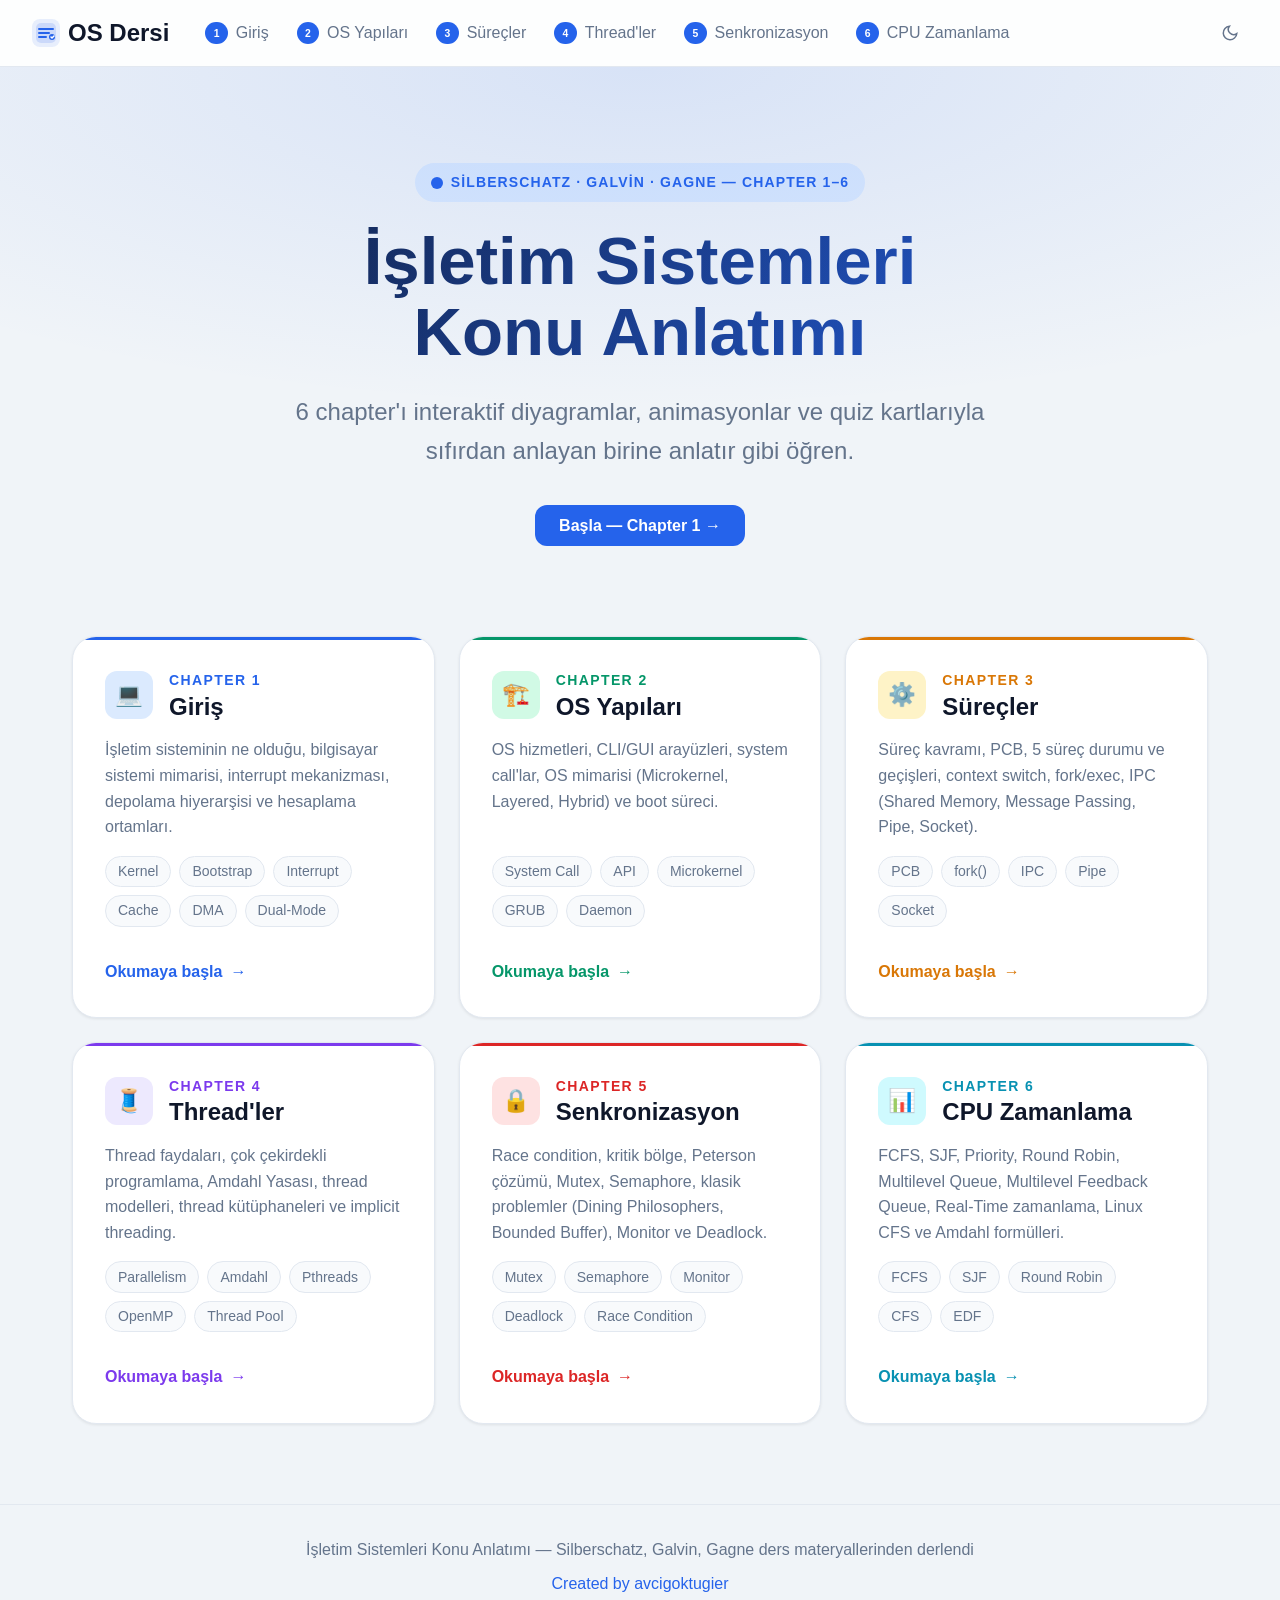
<file: index.html>
<!DOCTYPE html>
<html lang="tr" data-theme="light">
<head>
<meta name="generator" content="avcigoktugier">
<meta name="author" content="avcigoktugierr">
<meta property="og:see_also" content="https://github.com/avcigoktugier">
<link rel="author" href="https://github.com/avcigoktugier">

<meta charset="UTF-8">
<meta name="viewport" content="width=device-width, initial-scale=1.0">
<title>İşletim Sistemleri — Konu Anlatımı</title>
<meta name="description" content="Operating Systems Chapter 1-6 kapsamlı konu anlatımı, diyagramlar ve quiz ile.">
<link rel="stylesheet" href="css/style.css">
</head>
<body>

<!-- Navigation -->
<nav class="nav" aria-label="Main navigation">
  <a href="index.html" class="nav-logo" aria-label="Ana Sayfa">
    <svg width="28" height="28" viewBox="0 0 28 28" fill="none" aria-hidden="true">
      <rect width="28" height="28" rx="8" fill="currentColor" opacity="0.1"/>
      <rect x="4" y="4" width="20" height="20" rx="5" fill="currentColor" opacity="0.15"/>
      <path d="M7 10h14M7 14h10M7 18h7" stroke="currentColor" stroke-width="2" stroke-linecap="round"/>
      <circle cx="20" cy="18" r="3" fill="currentColor"/>
      <path d="M19 18l1 1 2-2" stroke="white" stroke-width="1.5" stroke-linecap="round" stroke-linejoin="round"/>
    </svg>
    OS Dersi
  </a>
  <ul class="nav-links" role="list">
    <li><a href="chapters/ch1.html"><span class="ch-num">1</span> Giriş</a></li>
    <li><a href="chapters/ch2.html"><span class="ch-num">2</span> OS Yapıları</a></li>
    <li><a href="chapters/ch3.html"><span class="ch-num">3</span> Süreçler</a></li>
    <li><a href="chapters/ch4.html"><span class="ch-num">4</span> Thread'ler</a></li>
    <li><a href="chapters/ch5.html"><span class="ch-num">5</span> Senkronizasyon</a></li>
    <li><a href="chapters/ch6.html"><span class="ch-num">6</span> CPU Zamanlama</a></li>
  </ul>
  <div class="nav-actions">
    <button class="theme-toggle" data-theme-toggle aria-label="Toggle theme">
      <svg width="18" height="18" viewBox="0 0 24 24" fill="none" stroke="currentColor" stroke-width="2"><path d="M21 12.79A9 9 0 1 1 11.21 3 7 7 0 0 0 21 12.79z"/></svg>
    </button>
  </div>
</nav>

<!-- Hero -->
<header class="hero">
  <div class="hero-eyebrow">
    <svg width="12" height="12" viewBox="0 0 12 12" fill="currentColor"><circle cx="6" cy="6" r="6"/></svg>
    Silberschatz · Galvin · Gagne — Chapter 1–6
  </div>
  <h1>İşletim Sistemleri<br>Konu Anlatımı</h1>
  <p class="hero-sub">
    6 chapter'ı interaktif diyagramlar, animasyonlar ve quiz kartlarıyla 
    sıfırdan anlayan birine anlatır gibi öğren.
  </p>
  <a href="chapters/ch1.html" class="btn btn-primary">Başla — Chapter 1 →</a>
</header>

<!-- Chapter Cards -->
<main>
  <section class="chapters-grid" aria-label="Chapters">

    <a href="chapters/ch1.html" class="ch-card anim-fade-up" style="--card-accent:#2563eb;--card-accent-hl:#dbeafe">
      <div class="ch-card-header">
        <div class="ch-icon">💻</div>
        <div>
          <div class="ch-num-badge">Chapter 1</div>
          <h2>Giriş</h2>
        </div>
      </div>
      <p>İşletim sisteminin ne olduğu, bilgisayar sistemi mimarisi, interrupt mekanizması, depolama hiyerarşisi ve hesaplama ortamları.</p>
      <div class="ch-topics">
        <span class="topic-tag">Kernel</span>
        <span class="topic-tag">Bootstrap</span>
        <span class="topic-tag">Interrupt</span>
        <span class="topic-tag">Cache</span>
        <span class="topic-tag">DMA</span>
        <span class="topic-tag">Dual-Mode</span>
      </div>
      <div class="ch-arrow">Okumaya başla <span>→</span></div>
    </a>

    <a href="chapters/ch2.html" class="ch-card anim-fade-up" style="--card-accent:#059669;--card-accent-hl:#d1fae5">
      <div class="ch-card-header">
        <div class="ch-icon">🏗️</div>
        <div>
          <div class="ch-num-badge">Chapter 2</div>
          <h2>OS Yapıları</h2>
        </div>
      </div>
      <p>OS hizmetleri, CLI/GUI arayüzleri, system call'lar, OS mimarisi (Microkernel, Layered, Hybrid) ve boot süreci.</p>
      <div class="ch-topics">
        <span class="topic-tag">System Call</span>
        <span class="topic-tag">API</span>
        <span class="topic-tag">Microkernel</span>
        <span class="topic-tag">GRUB</span>
        <span class="topic-tag">Daemon</span>
      </div>
      <div class="ch-arrow">Okumaya başla <span>→</span></div>
    </a>

    <a href="chapters/ch3.html" class="ch-card anim-fade-up" style="--card-accent:#d97706;--card-accent-hl:#fef3c7">
      <div class="ch-card-header">
        <div class="ch-icon">⚙️</div>
        <div>
          <div class="ch-num-badge">Chapter 3</div>
          <h2>Süreçler</h2>
        </div>
      </div>
      <p>Süreç kavramı, PCB, 5 süreç durumu ve geçişleri, context switch, fork/exec, IPC (Shared Memory, Message Passing, Pipe, Socket).</p>
      <div class="ch-topics">
        <span class="topic-tag">PCB</span>
        <span class="topic-tag">fork()</span>
        <span class="topic-tag">IPC</span>
        <span class="topic-tag">Pipe</span>
        <span class="topic-tag">Socket</span>
      </div>
      <div class="ch-arrow">Okumaya başla <span>→</span></div>
    </a>

    <a href="chapters/ch4.html" class="ch-card anim-fade-up" style="--card-accent:#7c3aed;--card-accent-hl:#ede9fe">
      <div class="ch-card-header">
        <div class="ch-icon">🧵</div>
        <div>
          <div class="ch-num-badge">Chapter 4</div>
          <h2>Thread'ler</h2>
        </div>
      </div>
      <p>Thread faydaları, çok çekirdekli programlama, Amdahl Yasası, thread modelleri, thread kütüphaneleri ve implicit threading.</p>
      <div class="ch-topics">
        <span class="topic-tag">Parallelism</span>
        <span class="topic-tag">Amdahl</span>
        <span class="topic-tag">Pthreads</span>
        <span class="topic-tag">OpenMP</span>
        <span class="topic-tag">Thread Pool</span>
      </div>
      <div class="ch-arrow">Okumaya başla <span>→</span></div>
    </a>

    <a href="chapters/ch5.html" class="ch-card anim-fade-up" style="--card-accent:#dc2626;--card-accent-hl:#fee2e2">
      <div class="ch-card-header">
        <div class="ch-icon">🔒</div>
        <div>
          <div class="ch-num-badge">Chapter 5</div>
          <h2>Senkronizasyon</h2>
        </div>
      </div>
      <p>Race condition, kritik bölge, Peterson çözümü, Mutex, Semaphore, klasik problemler (Dining Philosophers, Bounded Buffer), Monitor ve Deadlock.</p>
      <div class="ch-topics">
        <span class="topic-tag">Mutex</span>
        <span class="topic-tag">Semaphore</span>
        <span class="topic-tag">Monitor</span>
        <span class="topic-tag">Deadlock</span>
        <span class="topic-tag">Race Condition</span>
      </div>
      <div class="ch-arrow">Okumaya başla <span>→</span></div>
    </a>

    <a href="chapters/ch6.html" class="ch-card anim-fade-up" style="--card-accent:#0891b2;--card-accent-hl:#cffafe">
      <div class="ch-card-header">
        <div class="ch-icon">📊</div>
        <div>
          <div class="ch-num-badge">Chapter 6</div>
          <h2>CPU Zamanlama</h2>
        </div>
      </div>
      <p>FCFS, SJF, Priority, Round Robin, Multilevel Queue, Multilevel Feedback Queue, Real-Time zamanlama, Linux CFS ve Amdahl formülleri.</p>
      <div class="ch-topics">
        <span class="topic-tag">FCFS</span>
        <span class="topic-tag">SJF</span>
        <span class="topic-tag">Round Robin</span>
        <span class="topic-tag">CFS</span>
        <span class="topic-tag">EDF</span>
      </div>
      <div class="ch-arrow">Okumaya başla <span>→</span></div>
    </a>

  </section>
</main>

<footer>
  <p>İşletim Sistemleri Konu Anlatımı &mdash; Silberschatz, Galvin, Gagne ders materyallerinden derlendi</p>
  <p style="margin-top:0.5rem">
    <a href="https://github.com/avcigoktugier="noopener noreferrer">Created by avcigoktugier</a>
  </p>
</footer>

<script src="js/main.js"></script>
<script data-pplx-inline-edit>
(function(){
  if(window===window.top)return;
  function inlineAll(orig,clone){
    if(orig.nodeType!==1)return;
    try{
      var cs=getComputedStyle(orig);
      var t='';
      for(var i=0;i<cs.length;i++){t+=cs[i]+':'+cs.getPropertyValue(cs[i])+';';}
      clone.style.cssText=t;
    }catch(e){}
    var oc=orig.children,cc=clone.children;
    for(var j=0;j<oc.length&&j<cc.length;j++){inlineAll(oc[j],cc[j]);}
  }
  function stripExternal(clone){
    var imgs=clone.querySelectorAll('img');
    for(var i=0;i<imgs.length;i++){
      var s=imgs[i].getAttribute('src');
      if(s&&!s.startsWith('data:'))imgs[i].removeAttribute('src');
    }
    var all=clone.querySelectorAll('*');
    for(var i=0;i<all.length;i++){
      var st=all[i].style.cssText;
      if(st&&st.indexOf('url(')>=0){
        all[i].style.cssText=st.replace(/url\(["']?(?!data:)[^)"']*["']?\)/gi,'none');
      }
    }
  }
  window.addEventListener('message',function(e){
    if(!e.data||e.data.type!=='INLINE_EDIT_CAPTURE_REQUEST')return;
    var scrollX=window.scrollX||window.pageXOffset||0;
    var scrollY=window.scrollY||window.pageYOffset||0;
    var w=window.innerWidth,h=window.innerHeight;
    try{
      var clone=document.documentElement.cloneNode(true);
      var rm=clone.querySelectorAll('script,link[rel="stylesheet"],style');
      for(var i=0;i<rm.length;i++){rm[i].remove();}
      inlineAll(document.documentElement,clone);
      stripExternal(clone);
      var html=new XMLSerializer().serializeToString(clone);
      var svg='<svg xmlns="http://www.w3.org/2000/svg" width="'+w+'" height="'+h+'">'
        +'<foreignObject width="100%" height="100%">'
        +'<div xmlns="http://www.w3.org/1999/xhtml" style="width:'+w+'px;height:'+h+'px;overflow:hidden">'
        +'<div style="transform:translate(-'+scrollX+'px,-'+scrollY+'px);transform-origin:top left">'
        +html+'</div></div></foreignObject></svg>';
      var svgUrl='data:image/svg+xml;charset=utf-8,'+encodeURIComponent(svg);
      var img=new Image();
      img.onload=function(){
        var c=document.createElement('canvas');c.width=w;c.height=h;
        c.getContext('2d').drawImage(img,0,0);
        window.parent.postMessage({type:'INLINE_EDIT_SCREENSHOT_RESULT',dataUrl:c.toDataURL('image/png'),scrollX:scrollX,scrollY:scrollY},'*');
      };
      img.onerror=function(){
        window.parent.postMessage({type:'INLINE_EDIT_SCREENSHOT_RESULT',dataUrl:null,scrollX:scrollX,scrollY:scrollY},'*');
      };
      img.src=svgUrl;
    }catch(err){
      window.parent.postMessage({type:'INLINE_EDIT_SCREENSHOT_RESULT',dataUrl:null,scrollX:scrollX,scrollY:scrollY},'*');
    }
  });
})();
</script></body>
</html>
</file>
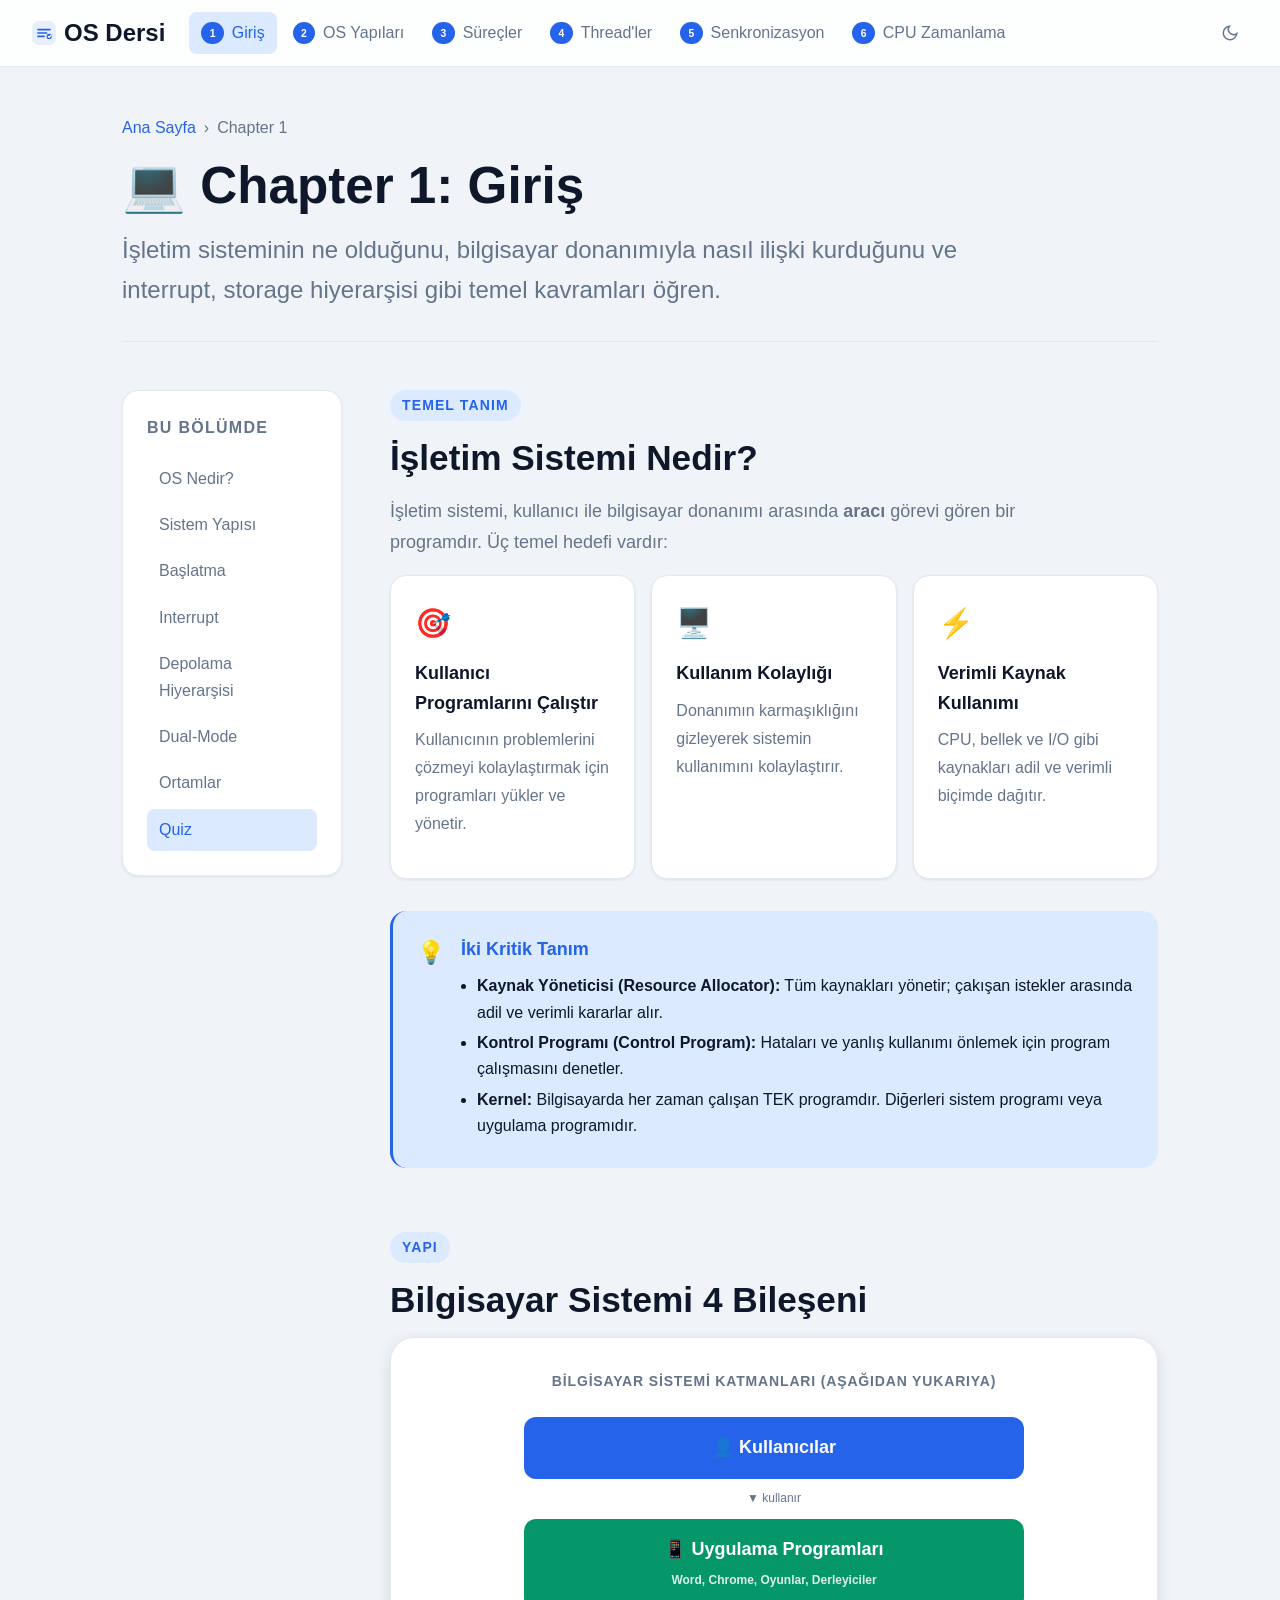
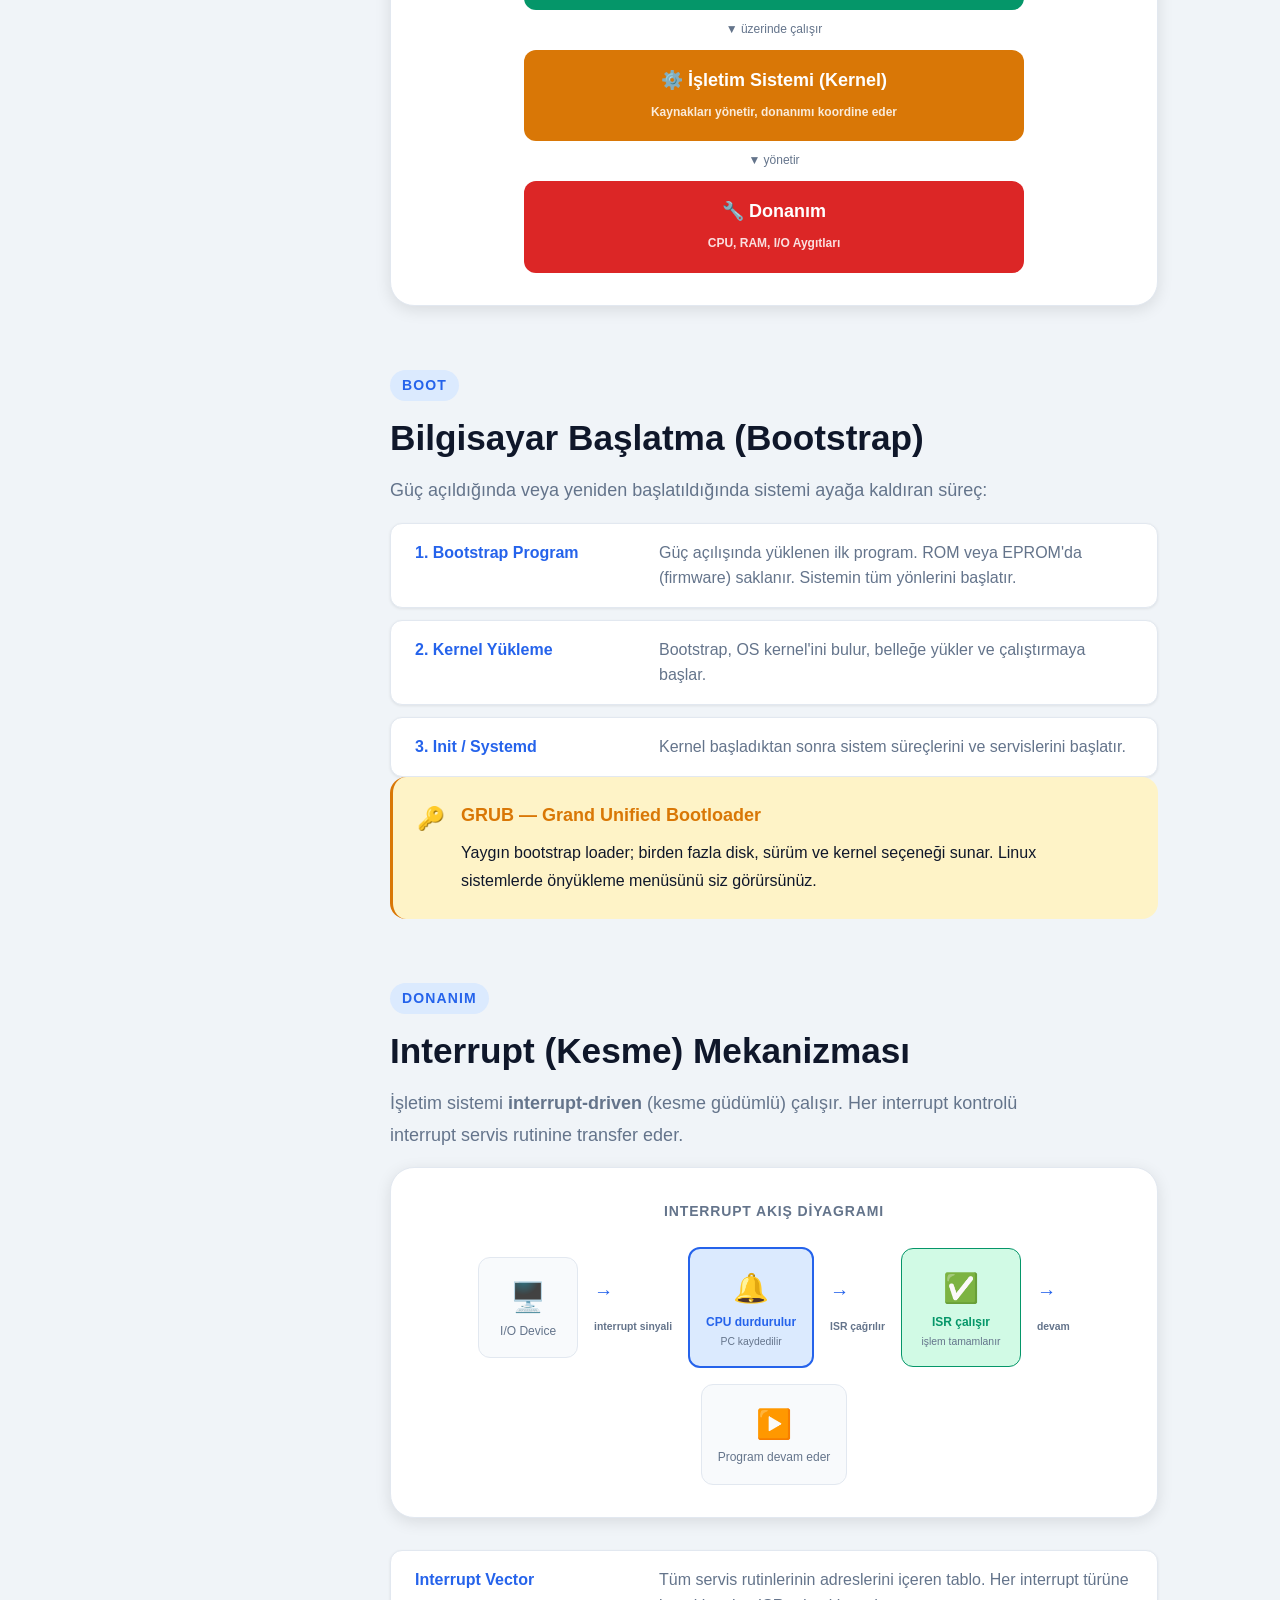
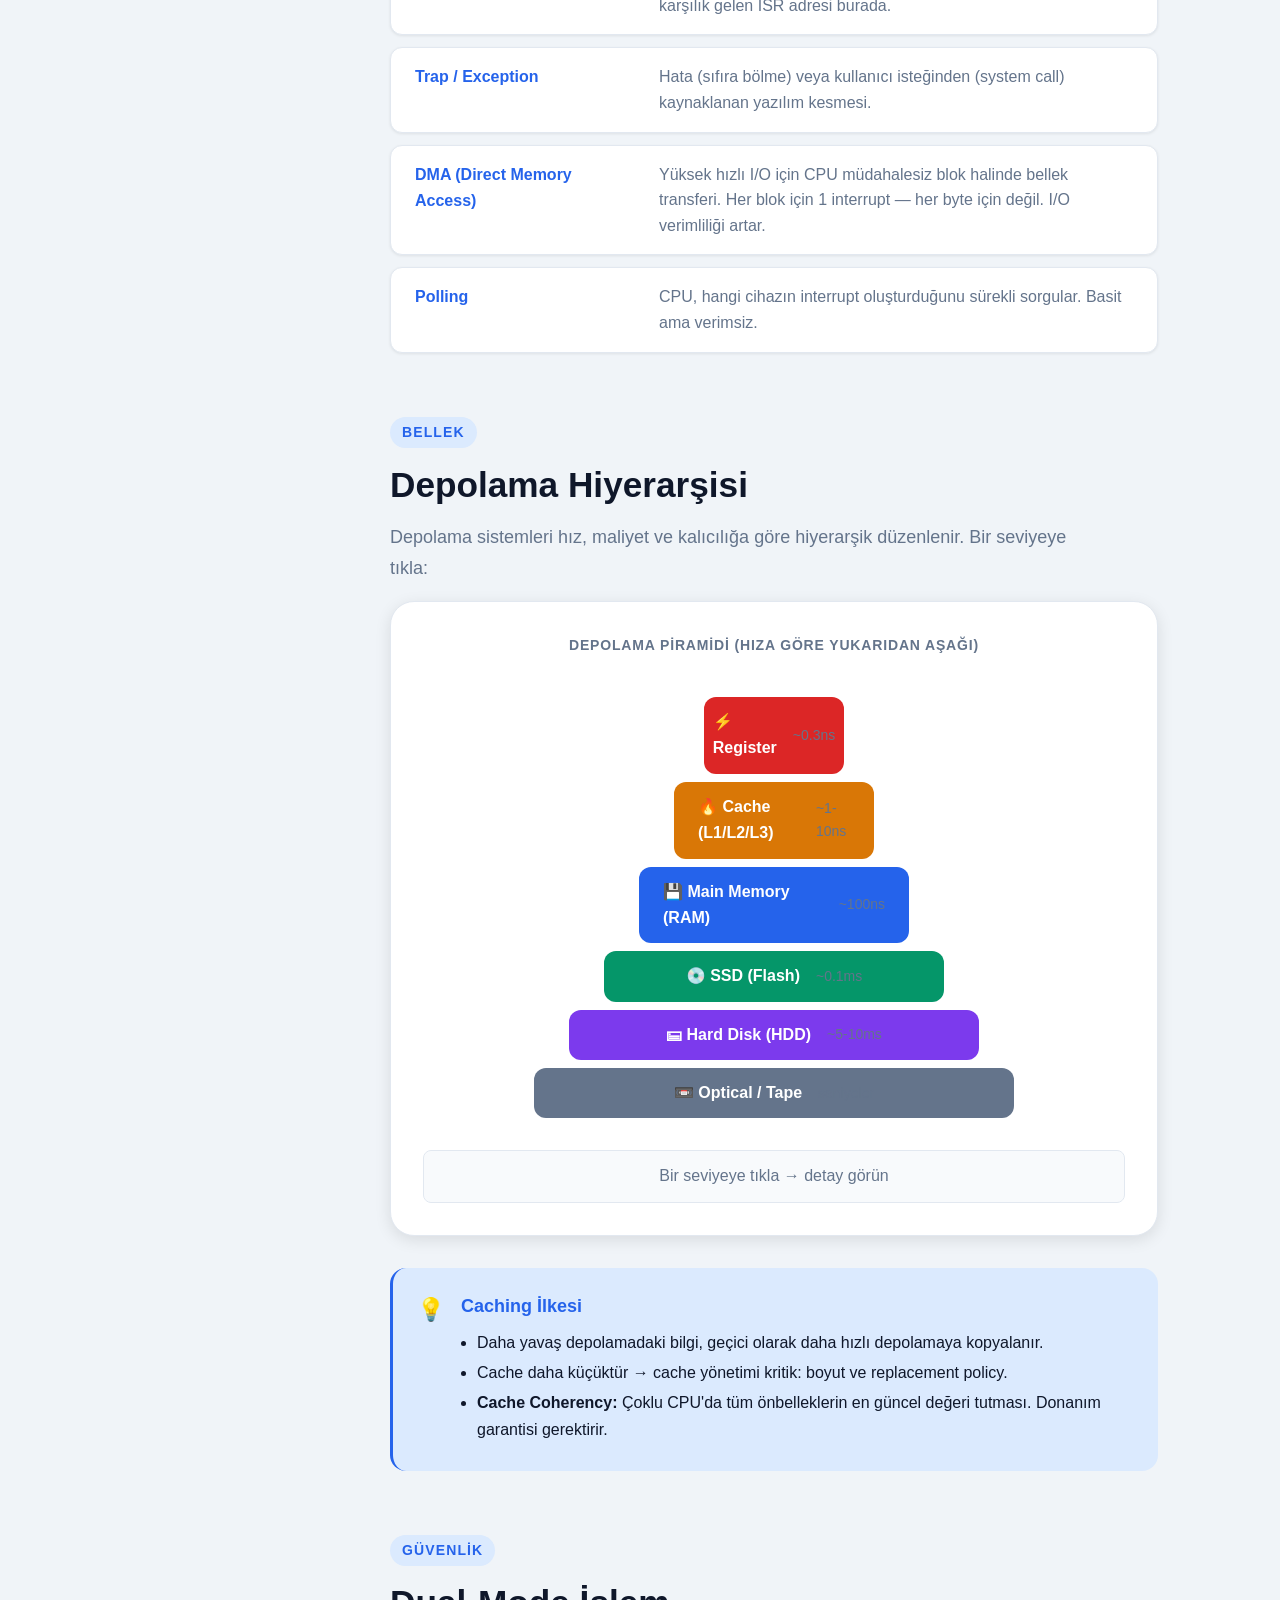
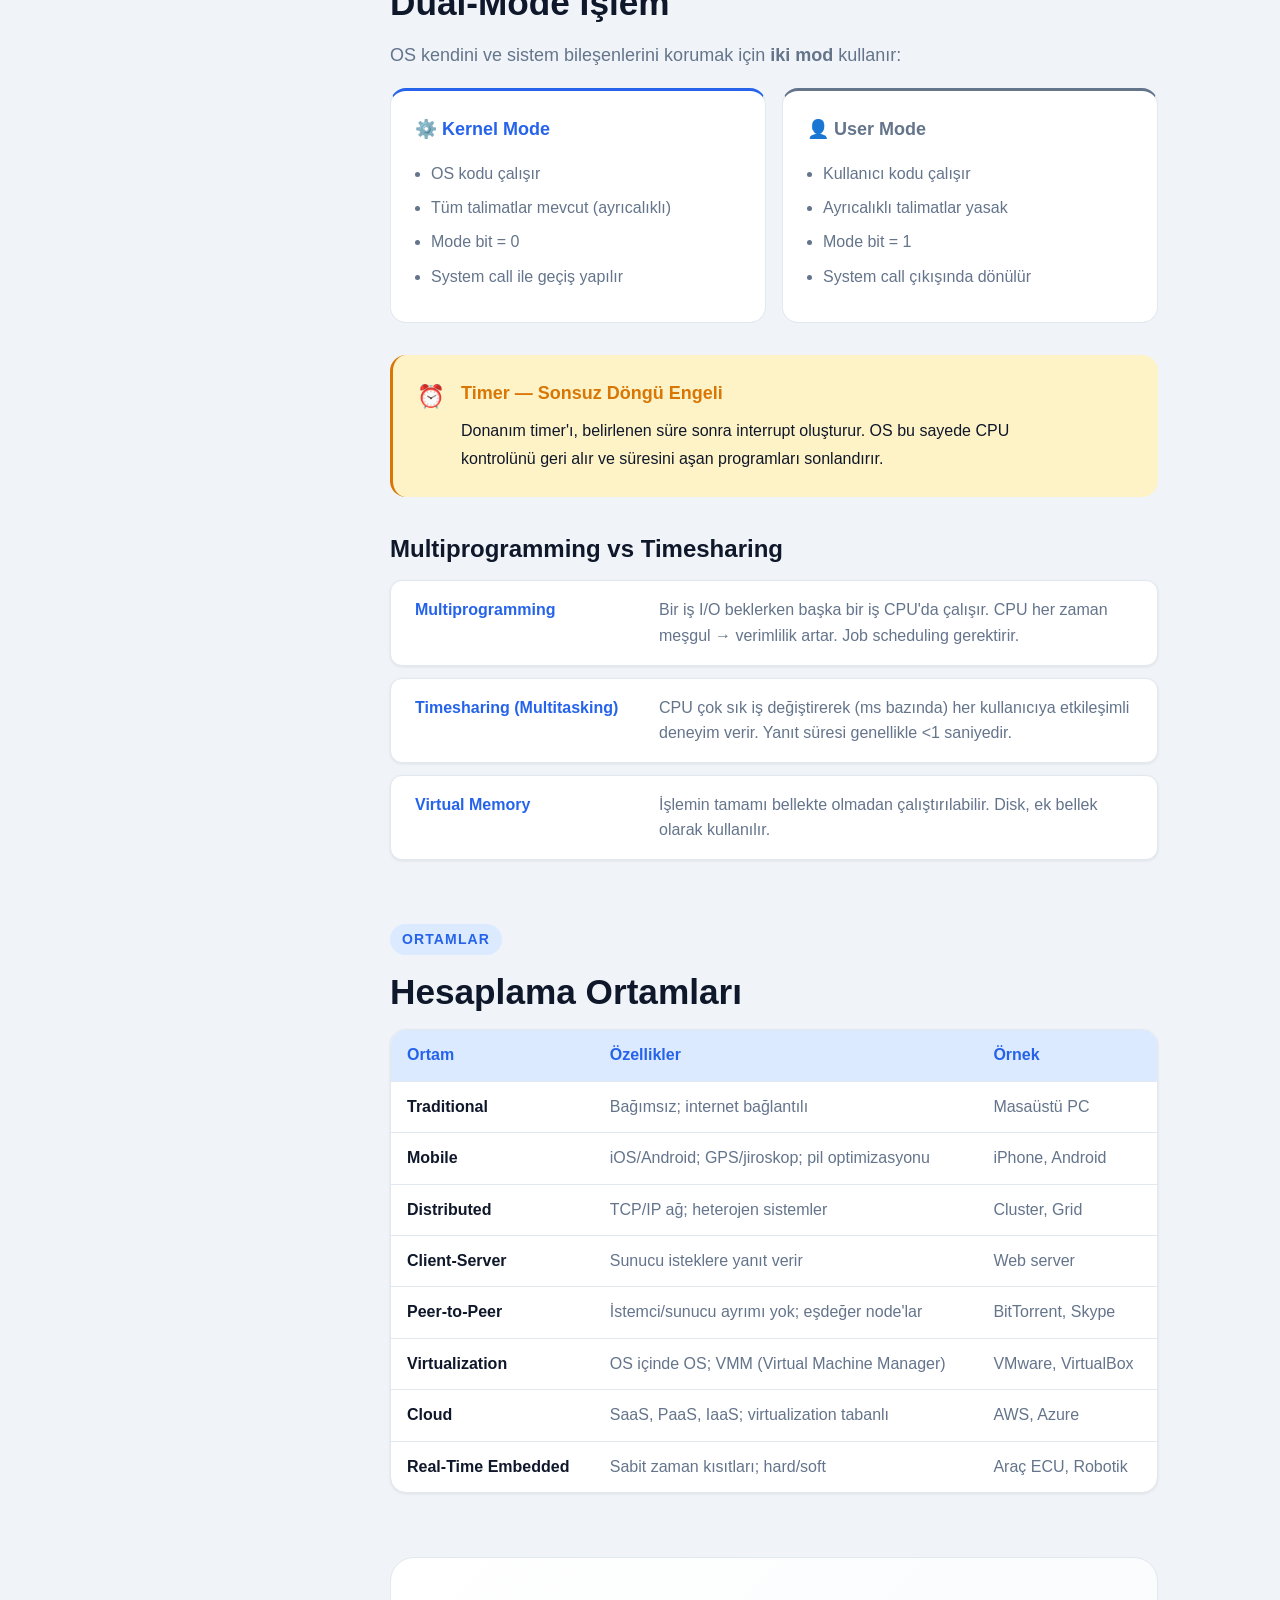
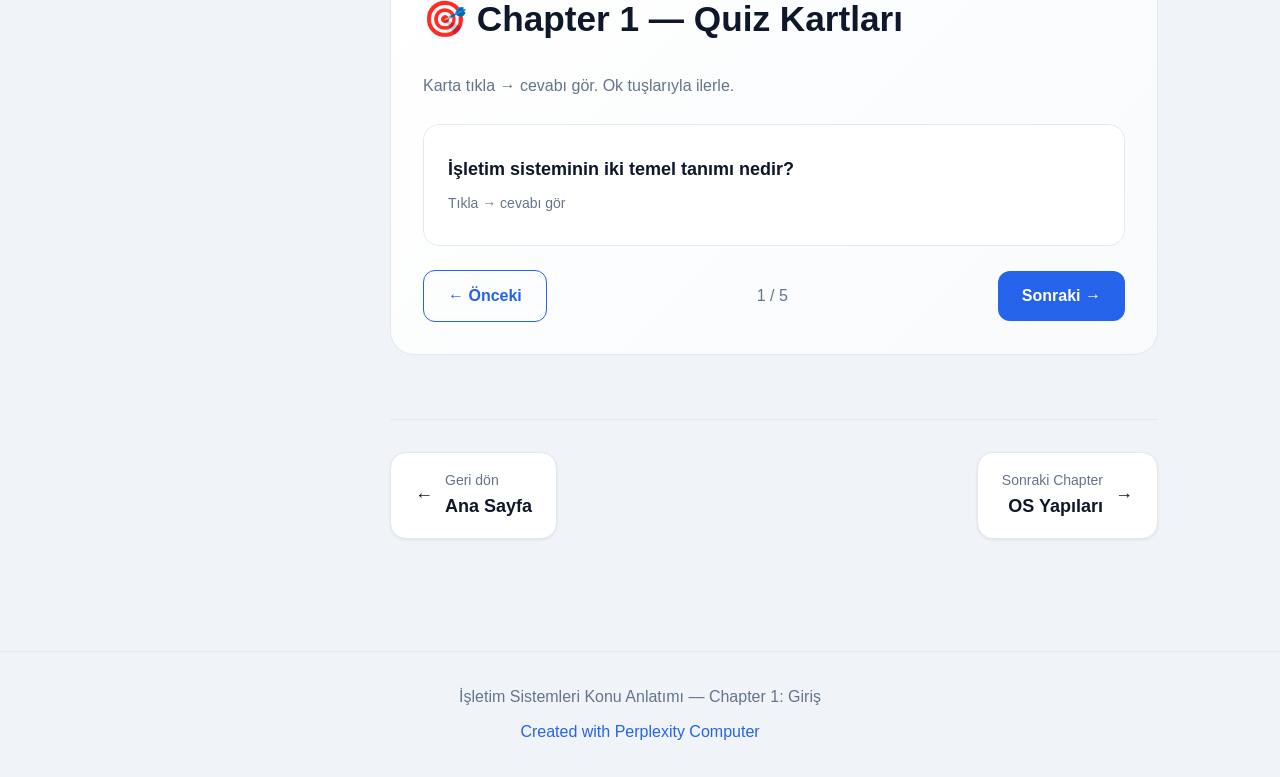
<file: chapters/ch1.html>
<!DOCTYPE html>
<html lang="tr" data-theme="light">
<head>
<!--
   ______                            __
  / ____/___  ____ ___  ____  __  __/ /____  _____
 / /   / __ \/ __ `__ \/ __ \/ / / / __/ _ \/ ___/
/ /___/ /_/ / / / / / / /_/ / /_/ / /_/  __/ /
\____/\____/_/ /_/ /_/ .___/\__,_/\__/\___/_/
                    /_/
        Created with Perplexity Computer
        https://www.perplexity.ai/computer
-->
<meta name="generator" content="Perplexity Computer">
<meta name="author" content="Perplexity Computer">
<meta property="og:see_also" content="https://www.perplexity.ai/computer">
<link rel="author" href="https://www.perplexity.ai/computer">
<meta charset="UTF-8">
<meta name="viewport" content="width=device-width, initial-scale=1.0">
<title>Chapter 1 — Giriş | OS Dersi</title>
<link rel="stylesheet" href="../css/style.css">
</head>
<body>

<nav class="nav">
  <a href="../index.html" class="nav-logo">
    <svg width="24" height="24" viewBox="0 0 28 28" fill="none"><rect width="28" height="28" rx="8" fill="currentColor" opacity="0.1"/><path d="M7 10h14M7 14h10M7 18h7" stroke="currentColor" stroke-width="2" stroke-linecap="round"/><circle cx="20" cy="18" r="3" fill="currentColor"/><path d="M19 18l1 1 2-2" stroke="white" stroke-width="1.5" stroke-linecap="round" stroke-linejoin="round"/></svg>
    OS Dersi
  </a>
  <ul class="nav-links" role="list">
    <li><a href="ch1.html" class="active"><span class="ch-num">1</span> Giriş</a></li>
    <li><a href="ch2.html"><span class="ch-num">2</span> OS Yapıları</a></li>
    <li><a href="ch3.html"><span class="ch-num">3</span> Süreçler</a></li>
    <li><a href="ch4.html"><span class="ch-num">4</span> Thread'ler</a></li>
    <li><a href="ch5.html"><span class="ch-num">5</span> Senkronizasyon</a></li>
    <li><a href="ch6.html"><span class="ch-num">6</span> CPU Zamanlama</a></li>
  </ul>
  <div class="nav-actions">
    <button class="theme-toggle" data-theme-toggle aria-label="Toggle theme">
      <svg width="18" height="18" viewBox="0 0 24 24" fill="none" stroke="currentColor" stroke-width="2"><path d="M21 12.79A9 9 0 1 1 11.21 3 7 7 0 0 0 21 12.79z"/></svg>
    </button>
  </div>
</nav>

<div class="ch-page">
  <div class="ch-page-header">
    <nav class="ch-breadcrumb" aria-label="breadcrumb">
      <a href="../index.html">Ana Sayfa</a>
      <span>›</span>
      <span>Chapter 1</span>
    </nav>
    <h1>💻 Chapter 1: Giriş</h1>
    <p class="ch-intro">İşletim sisteminin ne olduğunu, bilgisayar donanımıyla nasıl ilişki kurduğunu ve interrupt, storage hiyerarşisi gibi temel kavramları öğren.</p>
  </div>

  <div class="ch-layout">
    <!-- TOC -->
    <aside>
      <nav class="toc">
        <h4>Bu Bölümde</h4>
        <ul class="toc-list">
          <li><a href="#def">OS Nedir?</a></li>
          <li><a href="#structure">Sistem Yapısı</a></li>
          <li><a href="#startup">Başlatma</a></li>
          <li><a href="#interrupt">Interrupt</a></li>
          <li><a href="#storage">Depolama Hiyerarşisi</a></li>
          <li><a href="#dualmode">Dual-Mode</a></li>
          <li><a href="#environments">Ortamlar</a></li>
          <li><a href="#quiz">Quiz</a></li>
        </ul>
      </nav>
    </aside>

    <!-- Content -->
    <main>

      <!-- OS Definition -->
      <section class="section" id="def">
        <div class="section-label">Temel Tanım</div>
        <h2>İşletim Sistemi Nedir?</h2>
        <p>İşletim sistemi, kullanıcı ile bilgisayar donanımı arasında <strong>aracı</strong> görevi gören bir programdır. Üç temel hedefi vardır:</p>

        <div class="feature-grid">
          <div class="feature-item">
            <div class="fi-icon">🎯</div>
            <h4>Kullanıcı Programlarını Çalıştır</h4>
            <p>Kullanıcının problemlerini çözmeyi kolaylaştırmak için programları yükler ve yönetir.</p>
          </div>
          <div class="feature-item">
            <div class="fi-icon">🖥️</div>
            <h4>Kullanım Kolaylığı</h4>
            <p>Donanımın karmaşıklığını gizleyerek sistemin kullanımını kolaylaştırır.</p>
          </div>
          <div class="feature-item">
            <div class="fi-icon">⚡</div>
            <h4>Verimli Kaynak Kullanımı</h4>
            <p>CPU, bellek ve I/O gibi kaynakları adil ve verimli biçimde dağıtır.</p>
          </div>
        </div>

        <div class="callout info">
          <div class="callout-icon">💡</div>
          <div class="callout-body">
            <h4>İki Kritik Tanım</h4>
            <ul>
              <li><strong>Kaynak Yöneticisi (Resource Allocator):</strong> Tüm kaynakları yönetir; çakışan istekler arasında adil ve verimli kararlar alır.</li>
              <li><strong>Kontrol Programı (Control Program):</strong> Hataları ve yanlış kullanımı önlemek için program çalışmasını denetler.</li>
              <li><strong>Kernel:</strong> Bilgisayarda her zaman çalışan TEK programdır. Diğerleri sistem programı veya uygulama programıdır.</li>
            </ul>
          </div>
        </div>
      </section>

      <!-- System Structure -->
      <section class="section" id="structure">
        <div class="section-label">Yapı</div>
        <h2>Bilgisayar Sistemi 4 Bileşeni</h2>

        <div class="diagram-box">
          <div class="diagram-title">Bilgisayar Sistemi Katmanları (aşağıdan yukarıya)</div>
          <div style="display:flex;flex-direction:column;gap:0.5rem;max-width:500px;margin:0 auto">
            <div style="background:var(--accent);color:white;border-radius:var(--r-lg);padding:1rem 1.5rem;text-align:center;font-weight:700">
              👤 Kullanıcılar
            </div>
            <div style="height:1.5rem;display:flex;justify-content:center;align-items:center;color:var(--muted);font-size:0.75rem">▼ kullanır</div>
            <div style="background:var(--green);color:white;border-radius:var(--r-lg);padding:1rem 1.5rem;text-align:center;font-weight:700">
              📱 Uygulama Programları<br><span style="font-size:0.75rem;opacity:0.85">Word, Chrome, Oyunlar, Derleyiciler</span>
            </div>
            <div style="height:1.5rem;display:flex;justify-content:center;align-items:center;color:var(--muted);font-size:0.75rem">▼ üzerinde çalışır</div>
            <div style="background:var(--orange);color:white;border-radius:var(--r-lg);padding:1rem 1.5rem;text-align:center;font-weight:700">
              ⚙️ İşletim Sistemi (Kernel)<br><span style="font-size:0.75rem;opacity:0.85">Kaynakları yönetir, donanımı koordine eder</span>
            </div>
            <div style="height:1.5rem;display:flex;justify-content:center;align-items:center;color:var(--muted);font-size:0.75rem">▼ yönetir</div>
            <div style="background:var(--red);color:white;border-radius:var(--r-lg);padding:1rem 1.5rem;text-align:center;font-weight:700">
              🔧 Donanım<br><span style="font-size:0.75rem;opacity:0.85">CPU, RAM, I/O Aygıtları</span>
            </div>
          </div>
        </div>
      </section>

      <!-- Startup -->
      <section class="section" id="startup">
        <div class="section-label">Boot</div>
        <h2>Bilgisayar Başlatma (Bootstrap)</h2>
        <p>Güç açıldığında veya yeniden başlatıldığında sistemi ayağa kaldıran süreç:</p>

        <div class="def-list">
          <div class="def-item">
            <div class="def-term">1. Bootstrap Program</div>
            <div class="def-desc">Güç açılışında yüklenen ilk program. ROM veya EPROM'da (firmware) saklanır. Sistemin tüm yönlerini başlatır.</div>
          </div>
          <div class="def-item">
            <div class="def-term">2. Kernel Yükleme</div>
            <div class="def-desc">Bootstrap, OS kernel'ini bulur, belleğe yükler ve çalıştırmaya başlar.</div>
          </div>
          <div class="def-item">
            <div class="def-term">3. Init / Systemd</div>
            <div class="def-desc">Kernel başladıktan sonra sistem süreçlerini ve servislerini başlatır.</div>
          </div>
        </div>

        <div class="callout warn">
          <div class="callout-icon">🔑</div>
          <div class="callout-body">
            <h4>GRUB — Grand Unified Bootloader</h4>
            <p>Yaygın bootstrap loader; birden fazla disk, sürüm ve kernel seçeneği sunar. Linux sistemlerde önyükleme menüsünü siz görürsünüz.</p>
          </div>
        </div>
      </section>

      <!-- Interrupt -->
      <section class="section" id="interrupt">
        <div class="section-label">Donanım</div>
        <h2>Interrupt (Kesme) Mekanizması</h2>
        <p>İşletim sistemi <strong>interrupt-driven</strong> (kesme güdümlü) çalışır. Her interrupt kontrolü interrupt servis rutinine transfer eder.</p>

        <div class="diagram-box">
          <div class="diagram-title">Interrupt Akış Diyagramı</div>
          <div style="display:flex;justify-content:center;gap:1rem;flex-wrap:wrap;align-items:center">
            <div style="text-align:center;padding:1rem;background:var(--surface2);border-radius:var(--r-lg);border:1px solid var(--border);min-width:100px">
              <div style="font-size:1.8rem">🖥️</div>
              <div style="font-size:0.75rem;color:var(--muted)">I/O Device</div>
            </div>
            <div style="color:var(--accent);font-weight:700;font-size:1.2rem">→<br><span style="font-size:0.65rem;color:var(--muted)">interrupt sinyali</span></div>
            <div style="text-align:center;padding:1rem;background:var(--accent-hl);border-radius:var(--r-lg);border:2px solid var(--accent);min-width:120px">
              <div style="font-size:1.8rem">🔔</div>
              <div style="font-size:0.75rem;color:var(--accent);font-weight:700">CPU durdurulur</div>
              <div style="font-size:0.65rem;color:var(--muted)">PC kaydedilir</div>
            </div>
            <div style="color:var(--accent);font-weight:700;font-size:1.2rem">→<br><span style="font-size:0.65rem;color:var(--muted)">ISR çağrılır</span></div>
            <div style="text-align:center;padding:1rem;background:var(--green-hl);border-radius:var(--r-lg);border:1px solid var(--green);min-width:120px">
              <div style="font-size:1.8rem">✅</div>
              <div style="font-size:0.75rem;color:var(--green);font-weight:700">ISR çalışır</div>
              <div style="font-size:0.65rem;color:var(--muted)">işlem tamamlanır</div>
            </div>
            <div style="color:var(--accent);font-weight:700;font-size:1.2rem">→<br><span style="font-size:0.65rem;color:var(--muted)">devam</span></div>
            <div style="text-align:center;padding:1rem;background:var(--surface2);border-radius:var(--r-lg);border:1px solid var(--border);min-width:100px">
              <div style="font-size:1.8rem">▶️</div>
              <div style="font-size:0.75rem;color:var(--muted)">Program devam eder</div>
            </div>
          </div>
        </div>

        <div class="def-list">
          <div class="def-item">
            <div class="def-term">Interrupt Vector</div>
            <div class="def-desc">Tüm servis rutinlerinin adreslerini içeren tablo. Her interrupt türüne karşılık gelen ISR adresi burada.</div>
          </div>
          <div class="def-item">
            <div class="def-term">Trap / Exception</div>
            <div class="def-desc">Hata (sıfıra bölme) veya kullanıcı isteğinden (system call) kaynaklanan yazılım kesmesi.</div>
          </div>
          <div class="def-item">
            <div class="def-term">DMA (Direct Memory Access)</div>
            <div class="def-desc">Yüksek hızlı I/O için CPU müdahalesiz blok halinde bellek transferi. Her blok için 1 interrupt — her byte için değil. I/O verimliliği artar.</div>
          </div>
          <div class="def-item">
            <div class="def-term">Polling</div>
            <div class="def-desc">CPU, hangi cihazın interrupt oluşturduğunu sürekli sorgular. Basit ama verimsiz.</div>
          </div>
        </div>
      </section>

      <!-- Storage Hierarchy -->
      <section class="section" id="storage">
        <div class="section-label">Bellek</div>
        <h2>Depolama Hiyerarşisi</h2>
        <p>Depolama sistemleri hız, maliyet ve kalıcılığa göre hiyerarşik düzenlenir. Bir seviyeye tıkla:</p>

        <div class="diagram-box">
          <div class="diagram-title">Depolama Piramidi (hıza göre yukarıdan aşağı)</div>
          <div class="storage-pyramid">
            <div class="storage-level" data-storage="reg"
              style="width:140px;background:var(--red);color:white">
              ⚡ Register <span>~0.3ns</span>
            </div>
            <div class="storage-level" data-storage="cache"
              style="width:200px;background:var(--orange);color:white">
              🔥 Cache (L1/L2/L3) <span>~1-10ns</span>
            </div>
            <div class="storage-level" data-storage="ram"
              style="width:270px;background:var(--accent);color:white">
              💾 Main Memory (RAM) <span>~100ns</span>
            </div>
            <div class="storage-level" data-storage="ssd"
              style="width:340px;background:var(--green);color:white">
              💿 SSD (Flash) <span>~0.1ms</span>
            </div>
            <div class="storage-level" data-storage="hdd"
              style="width:410px;background:var(--purple);color:white">
              🖴 Hard Disk (HDD) <span>~5-10ms</span>
            </div>
            <div class="storage-level" data-storage="tape"
              style="width:480px;background:var(--muted);color:white">
              📼 Optical / Tape <span>saniyeler</span>
            </div>
          </div>
          <div class="storage-info" style="margin-top:1rem;padding:0.75rem 1rem;background:var(--surface2);border-radius:var(--r-md);font-size:var(--text-sm);color:var(--muted);text-align:center;border:1px solid var(--border)">
            Bir seviyeye tıkla → detay görün
          </div>
        </div>

        <div class="callout info">
          <div class="callout-icon">💡</div>
          <div class="callout-body">
            <h4>Caching İlkesi</h4>
            <ul>
              <li>Daha yavaş depolamadaki bilgi, geçici olarak daha hızlı depolamaya kopyalanır.</li>
              <li>Cache daha küçüktür → cache yönetimi kritik: boyut ve replacement policy.</li>
              <li><strong>Cache Coherency:</strong> Çoklu CPU'da tüm önbelleklerin en güncel değeri tutması. Donanım garantisi gerektirir.</li>
            </ul>
          </div>
        </div>
      </section>

      <!-- Dual Mode -->
      <section class="section" id="dualmode">
        <div class="section-label">Güvenlik</div>
        <h2>Dual-Mode İşlem</h2>
        <p>OS kendini ve sistem bileşenlerini korumak için <strong>iki mod</strong> kullanır:</p>

        <div class="ipc-compare">
          <div class="ipc-card" style="border-top: 3px solid var(--accent)">
            <h4 style="color:var(--accent)">⚙️ Kernel Mode</h4>
            <ul>
              <li>OS kodu çalışır</li>
              <li>Tüm talimatlar mevcut (ayrıcalıklı)</li>
              <li>Mode bit = 0</li>
              <li>System call ile geçiş yapılır</li>
            </ul>
          </div>
          <div class="ipc-card" style="border-top: 3px solid var(--muted)">
            <h4 style="color:var(--muted)">👤 User Mode</h4>
            <ul>
              <li>Kullanıcı kodu çalışır</li>
              <li>Ayrıcalıklı talimatlar yasak</li>
              <li>Mode bit = 1</li>
              <li>System call çıkışında dönülür</li>
            </ul>
          </div>
        </div>

        <div class="callout warn">
          <div class="callout-icon">⏰</div>
          <div class="callout-body">
            <h4>Timer — Sonsuz Döngü Engeli</h4>
            <p>Donanım timer'ı, belirlenen süre sonra interrupt oluşturur. OS bu sayede CPU kontrolünü geri alır ve süresini aşan programları sonlandırır.</p>
          </div>
        </div>

        <h3>Multiprogramming vs Timesharing</h3>
        <div class="def-list">
          <div class="def-item">
            <div class="def-term">Multiprogramming</div>
            <div class="def-desc">Bir iş I/O beklerken başka bir iş CPU'da çalışır. CPU her zaman meşgul → verimlilik artar. Job scheduling gerektirir.</div>
          </div>
          <div class="def-item">
            <div class="def-term">Timesharing (Multitasking)</div>
            <div class="def-desc">CPU çok sık iş değiştirerek (ms bazında) her kullanıcıya etkileşimli deneyim verir. Yanıt süresi genellikle &lt;1 saniyedir.</div>
          </div>
          <div class="def-item">
            <div class="def-term">Virtual Memory</div>
            <div class="def-desc">İşlemin tamamı bellekte olmadan çalıştırılabilir. Disk, ek bellek olarak kullanılır.</div>
          </div>
        </div>
      </section>

      <!-- Environments -->
      <section class="section" id="environments">
        <div class="section-label">Ortamlar</div>
        <h2>Hesaplama Ortamları</h2>

        <table class="data-table">
          <thead>
            <tr>
              <th>Ortam</th>
              <th>Özellikler</th>
              <th>Örnek</th>
            </tr>
          </thead>
          <tbody>
            <tr><td class="hl">Traditional</td><td>Bağımsız; internet bağlantılı</td><td>Masaüstü PC</td></tr>
            <tr><td class="hl">Mobile</td><td>iOS/Android; GPS/jiroskop; pil optimizasyonu</td><td>iPhone, Android</td></tr>
            <tr><td class="hl">Distributed</td><td>TCP/IP ağ; heterojen sistemler</td><td>Cluster, Grid</td></tr>
            <tr><td class="hl">Client-Server</td><td>Sunucu isteklere yanıt verir</td><td>Web server</td></tr>
            <tr><td class="hl">Peer-to-Peer</td><td>İstemci/sunucu ayrımı yok; eşdeğer node'lar</td><td>BitTorrent, Skype</td></tr>
            <tr><td class="hl">Virtualization</td><td>OS içinde OS; VMM (Virtual Machine Manager)</td><td>VMware, VirtualBox</td></tr>
            <tr><td class="hl">Cloud</td><td>SaaS, PaaS, IaaS; virtualization tabanlı</td><td>AWS, Azure</td></tr>
            <tr><td class="hl">Real-Time Embedded</td><td>Sabit zaman kısıtları; hard/soft</td><td>Araç ECU, Robotik</td></tr>
          </tbody>
        </table>
      </section>

      <!-- Quiz -->
      <section class="section quiz-section" id="quiz">
        <h3>🎯 Chapter 1 — Quiz Kartları</h3>
        <p style="color:var(--muted);font-size:var(--text-sm);margin-bottom:1.5rem">Karta tıkla → cevabı gör. Ok tuşlarıyla ilerle.</p>

        <div id="quiz1">
          <div class="flashcard">
            <div class="flashcard-inner">
              <div class="flashcard-front">
                <div class="flashcard-q">İşletim sisteminin iki temel tanımı nedir?</div>
                <div class="flashcard-hint">Tıkla → cevabı gör</div>
              </div>
              <div class="flashcard-back">
                <div class="flashcard-a">1) <strong>Kaynak Yöneticisi:</strong> Tüm kaynakları yönetir; çakışan istekler arasında verimli kararlar alır.<br><br>2) <strong>Kontrol Programı:</strong> Hataları ve yanlış kullanımı önlemek için program çalışmasını denetler.</div>
              </div>
            </div>
          </div>

          <div class="quiz-controls">
            <button class="btn btn-outline" data-prev>← Önceki</button>
            <span class="quiz-progress">1 / 5</span>
            <button class="btn btn-primary" data-next>Sonraki →</button>
          </div>
        </div>
      </section>

      <!-- Chapter Navigation -->
      <nav class="ch-nav-footer" aria-label="Chapter navigation">
        <a href="../index.html" class="ch-nav-btn">
          <span>←</span>
          <div>
            <div class="label">Geri dön</div>
            <div class="title">Ana Sayfa</div>
          </div>
        </a>
        <a href="ch2.html" class="ch-nav-btn next">
          <div style="text-align:right">
            <div class="label">Sonraki Chapter</div>
            <div class="title">OS Yapıları</div>
          </div>
          <span>→</span>
        </a>
      </nav>

    </main>
  </div><!-- .ch-layout -->
</div><!-- .ch-page -->

<footer>
  <p>İşletim Sistemleri Konu Anlatımı &mdash; Chapter 1: Giriş</p>
  <p style="margin-top:0.5rem"><a href="https://www.perplexity.ai/computer" target="_blank" rel="noopener noreferrer">Created with Perplexity Computer</a></p>
</footer>

<script src="../js/main.js"></script>
<script>
document.addEventListener('DOMContentLoaded', function() {
  const questions = [
    { q: 'İşletim sisteminin iki temel tanımı nedir?', a: '1) Kaynak Yöneticisi: kaynakları adil ve verimli yönetir. 2) Kontrol Programı: hataları ve yanlış kullanımı önlemek için programları denetler.' },
    { q: 'Bootstrap programı nedir ve nerede saklanır?', a: 'Güç açılışında yüklenen ilk program. ROM/EPROM (firmware) içinde saklanır. Kernel\'i yükleyip başlatır.' },
    { q: 'DMA nedir, neden kullanılır?', a: 'Direct Memory Access — CPU müdahalesiz cihaz-bellek veri transferi. Her BLOK için 1 interrupt (her byte için değil) → I/O verimliliği artar.' },
    { q: 'Multiprogramming ile Timesharing arasındaki fark nedir?', a: 'Multiprogramming: CPU verimliliği için iş beklerken başka iş çalıştırır. Timesharing: çok sık iş değiştirerek etkileşimli kullanıcı deneyimi sağlar (yanıt <1sn).' },
    { q: 'Dual-mode\'un amacı ve mode bit\'in rolü nedir?', a: 'OS\'u ve sistem bileşenlerini korumak. Mode bit: 0=kernel, 1=user. System call kernel moda geçiş tetikler; dönüşte user moduna dönülür.' },
  ];
  initQuiz('quiz1', questions);
});
</script>
<script data-pplx-inline-edit>
(function(){
  if(window===window.top)return;
  function inlineAll(orig,clone){
    if(orig.nodeType!==1)return;
    try{
      var cs=getComputedStyle(orig);
      var t='';
      for(var i=0;i<cs.length;i++){t+=cs[i]+':'+cs.getPropertyValue(cs[i])+';';}
      clone.style.cssText=t;
    }catch(e){}
    var oc=orig.children,cc=clone.children;
    for(var j=0;j<oc.length&&j<cc.length;j++){inlineAll(oc[j],cc[j]);}
  }
  function stripExternal(clone){
    var imgs=clone.querySelectorAll('img');
    for(var i=0;i<imgs.length;i++){
      var s=imgs[i].getAttribute('src');
      if(s&&!s.startsWith('data:'))imgs[i].removeAttribute('src');
    }
    var all=clone.querySelectorAll('*');
    for(var i=0;i<all.length;i++){
      var st=all[i].style.cssText;
      if(st&&st.indexOf('url(')>=0){
        all[i].style.cssText=st.replace(/url\(["']?(?!data:)[^)"']*["']?\)/gi,'none');
      }
    }
  }
  window.addEventListener('message',function(e){
    if(!e.data||e.data.type!=='INLINE_EDIT_CAPTURE_REQUEST')return;
    var scrollX=window.scrollX||window.pageXOffset||0;
    var scrollY=window.scrollY||window.pageYOffset||0;
    var w=window.innerWidth,h=window.innerHeight;
    try{
      var clone=document.documentElement.cloneNode(true);
      var rm=clone.querySelectorAll('script,link[rel="stylesheet"],style');
      for(var i=0;i<rm.length;i++){rm[i].remove();}
      inlineAll(document.documentElement,clone);
      stripExternal(clone);
      var html=new XMLSerializer().serializeToString(clone);
      var svg='<svg xmlns="http://www.w3.org/2000/svg" width="'+w+'" height="'+h+'">'
        +'<foreignObject width="100%" height="100%">'
        +'<div xmlns="http://www.w3.org/1999/xhtml" style="width:'+w+'px;height:'+h+'px;overflow:hidden">'
        +'<div style="transform:translate(-'+scrollX+'px,-'+scrollY+'px);transform-origin:top left">'
        +html+'</div></div></foreignObject></svg>';
      var svgUrl='data:image/svg+xml;charset=utf-8,'+encodeURIComponent(svg);
      var img=new Image();
      img.onload=function(){
        var c=document.createElement('canvas');c.width=w;c.height=h;
        c.getContext('2d').drawImage(img,0,0);
        window.parent.postMessage({type:'INLINE_EDIT_SCREENSHOT_RESULT',dataUrl:c.toDataURL('image/png'),scrollX:scrollX,scrollY:scrollY},'*');
      };
      img.onerror=function(){
        window.parent.postMessage({type:'INLINE_EDIT_SCREENSHOT_RESULT',dataUrl:null,scrollX:scrollX,scrollY:scrollY},'*');
      };
      img.src=svgUrl;
    }catch(err){
      window.parent.postMessage({type:'INLINE_EDIT_SCREENSHOT_RESULT',dataUrl:null,scrollX:scrollX,scrollY:scrollY},'*');
    }
  });
})();
</script></body>
</html>
</file>
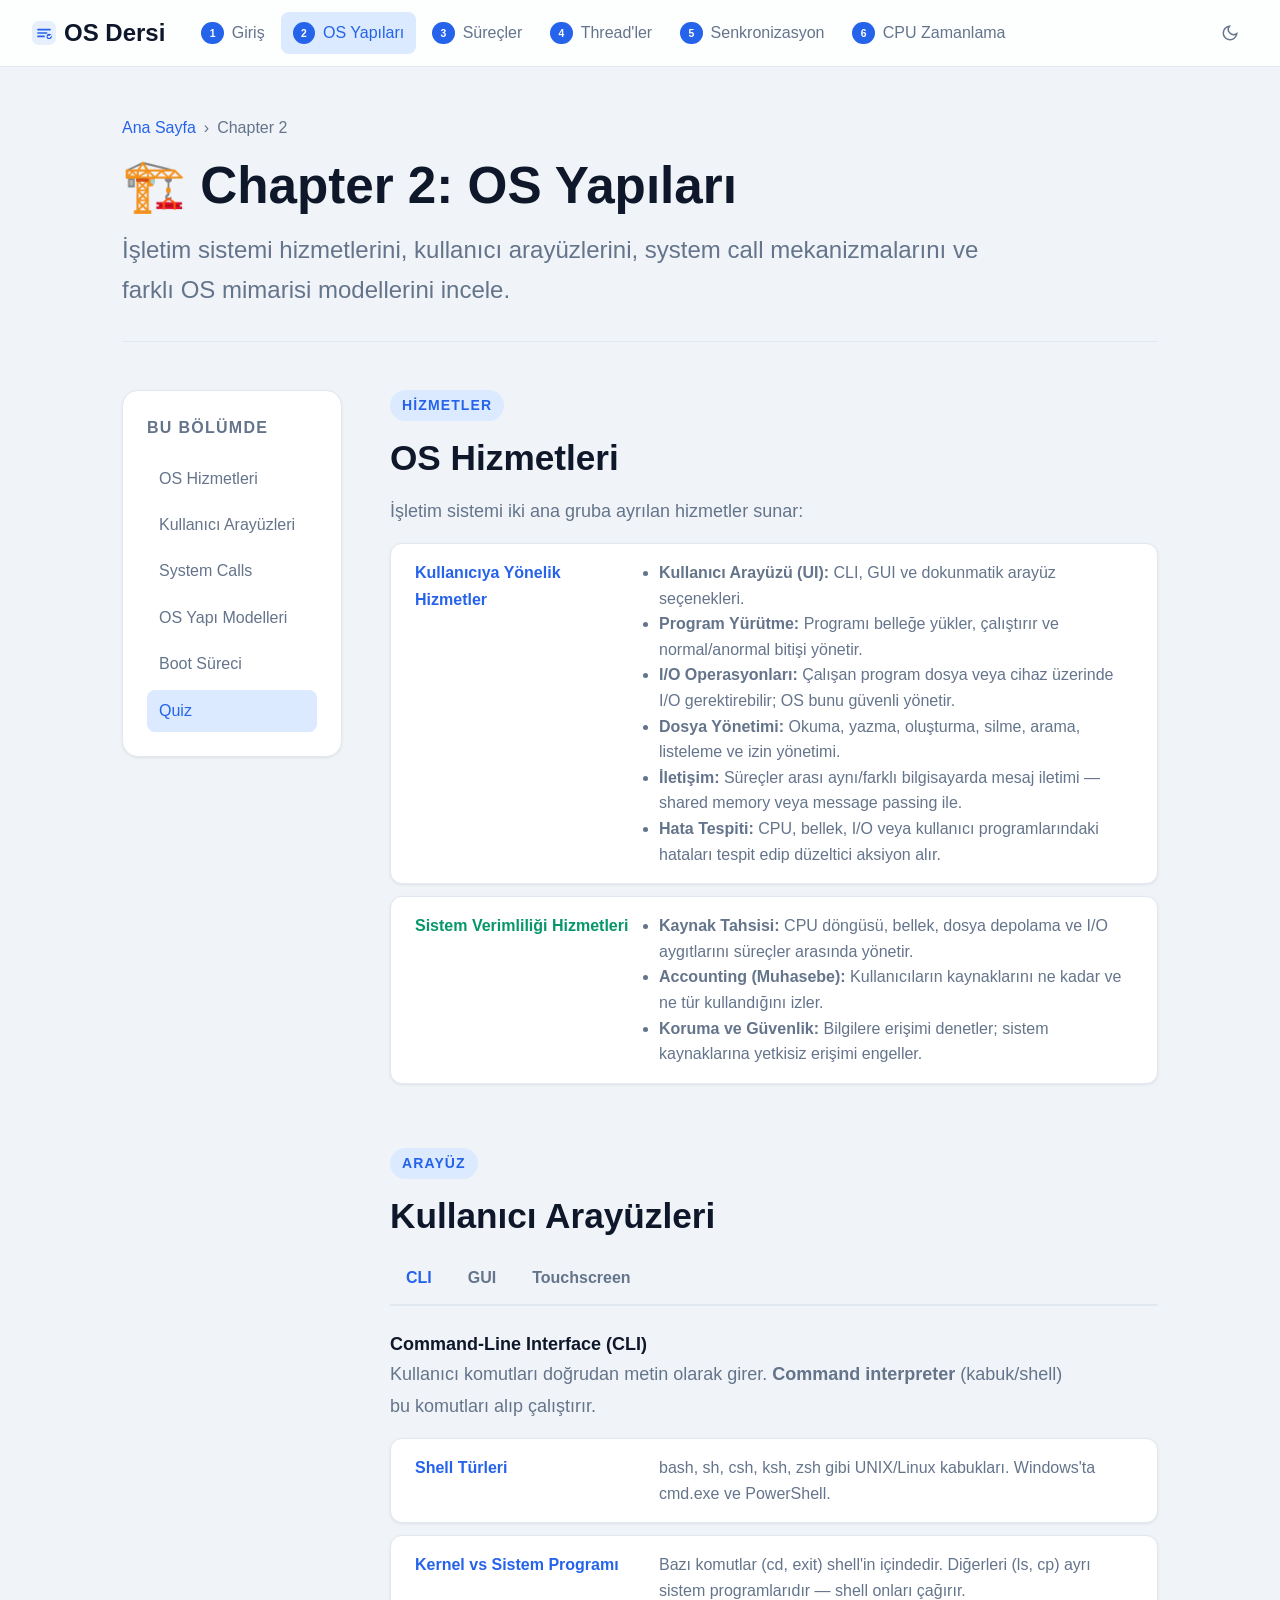
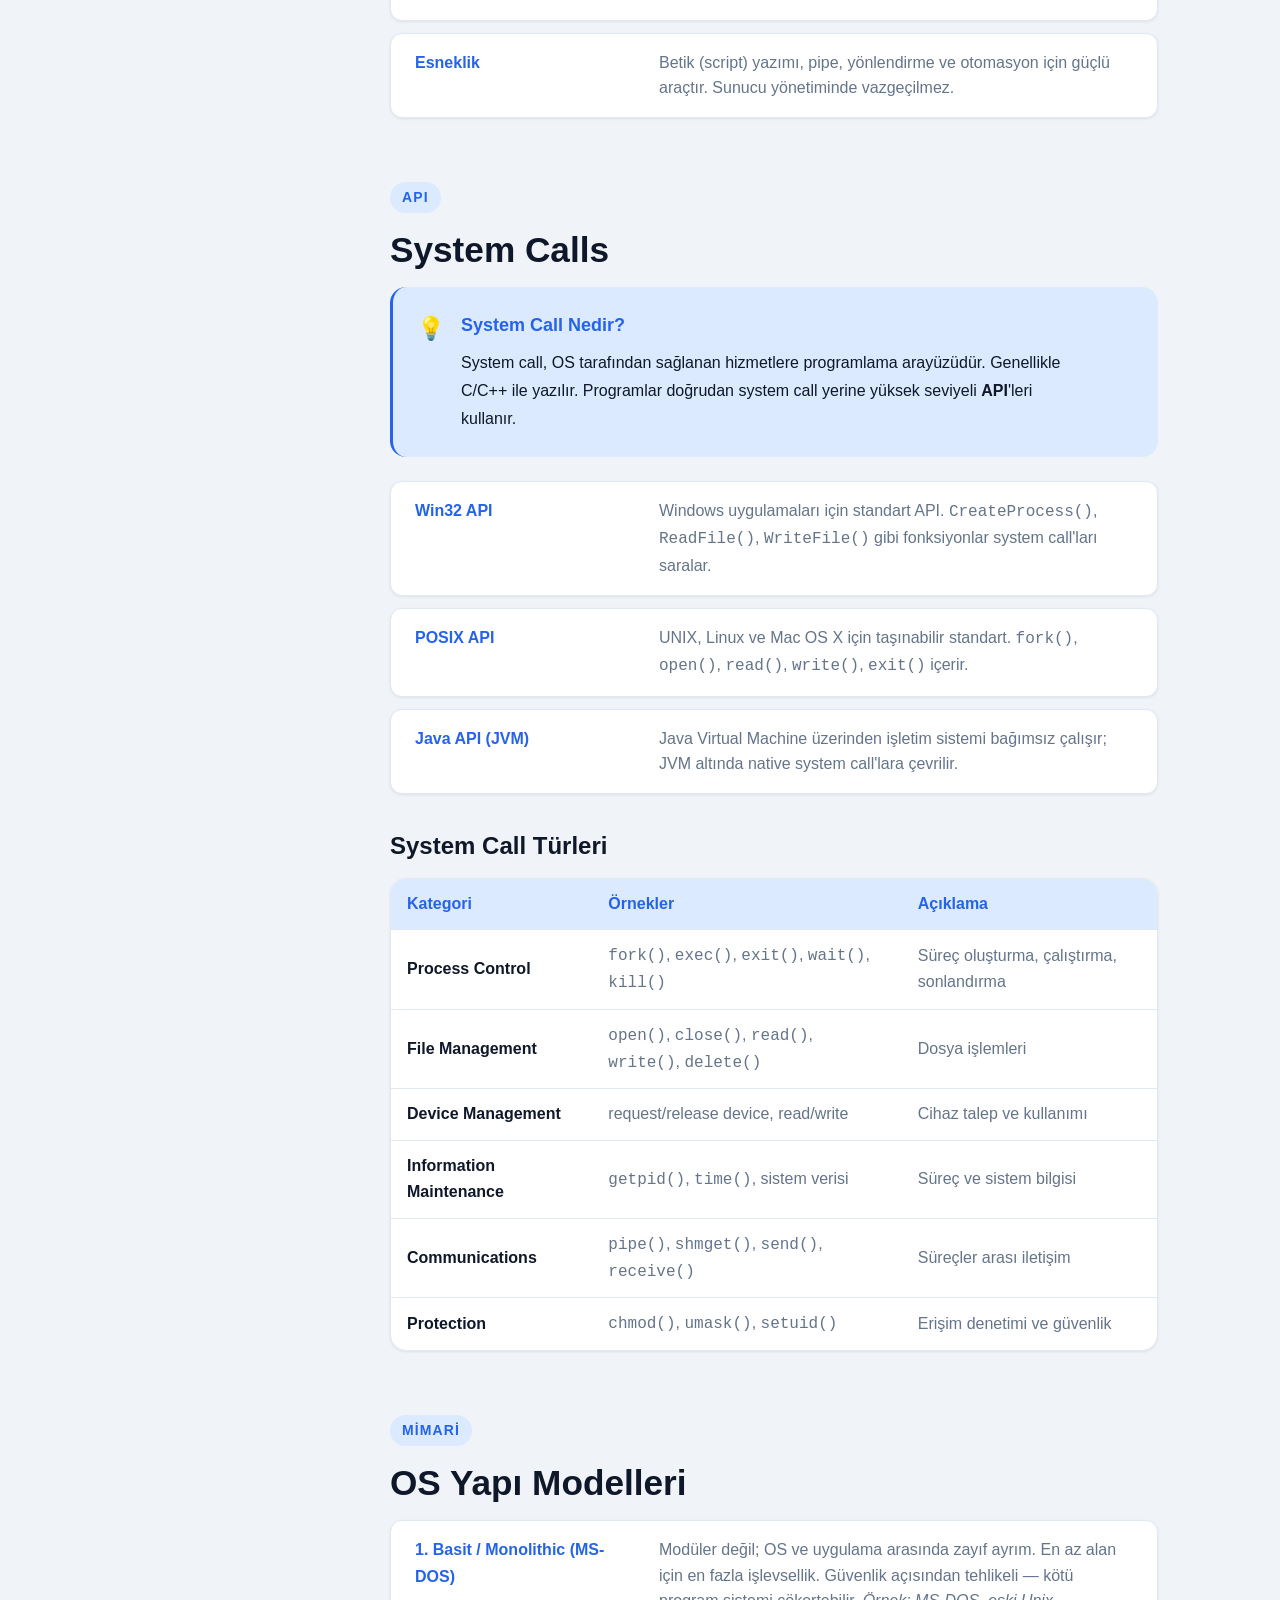
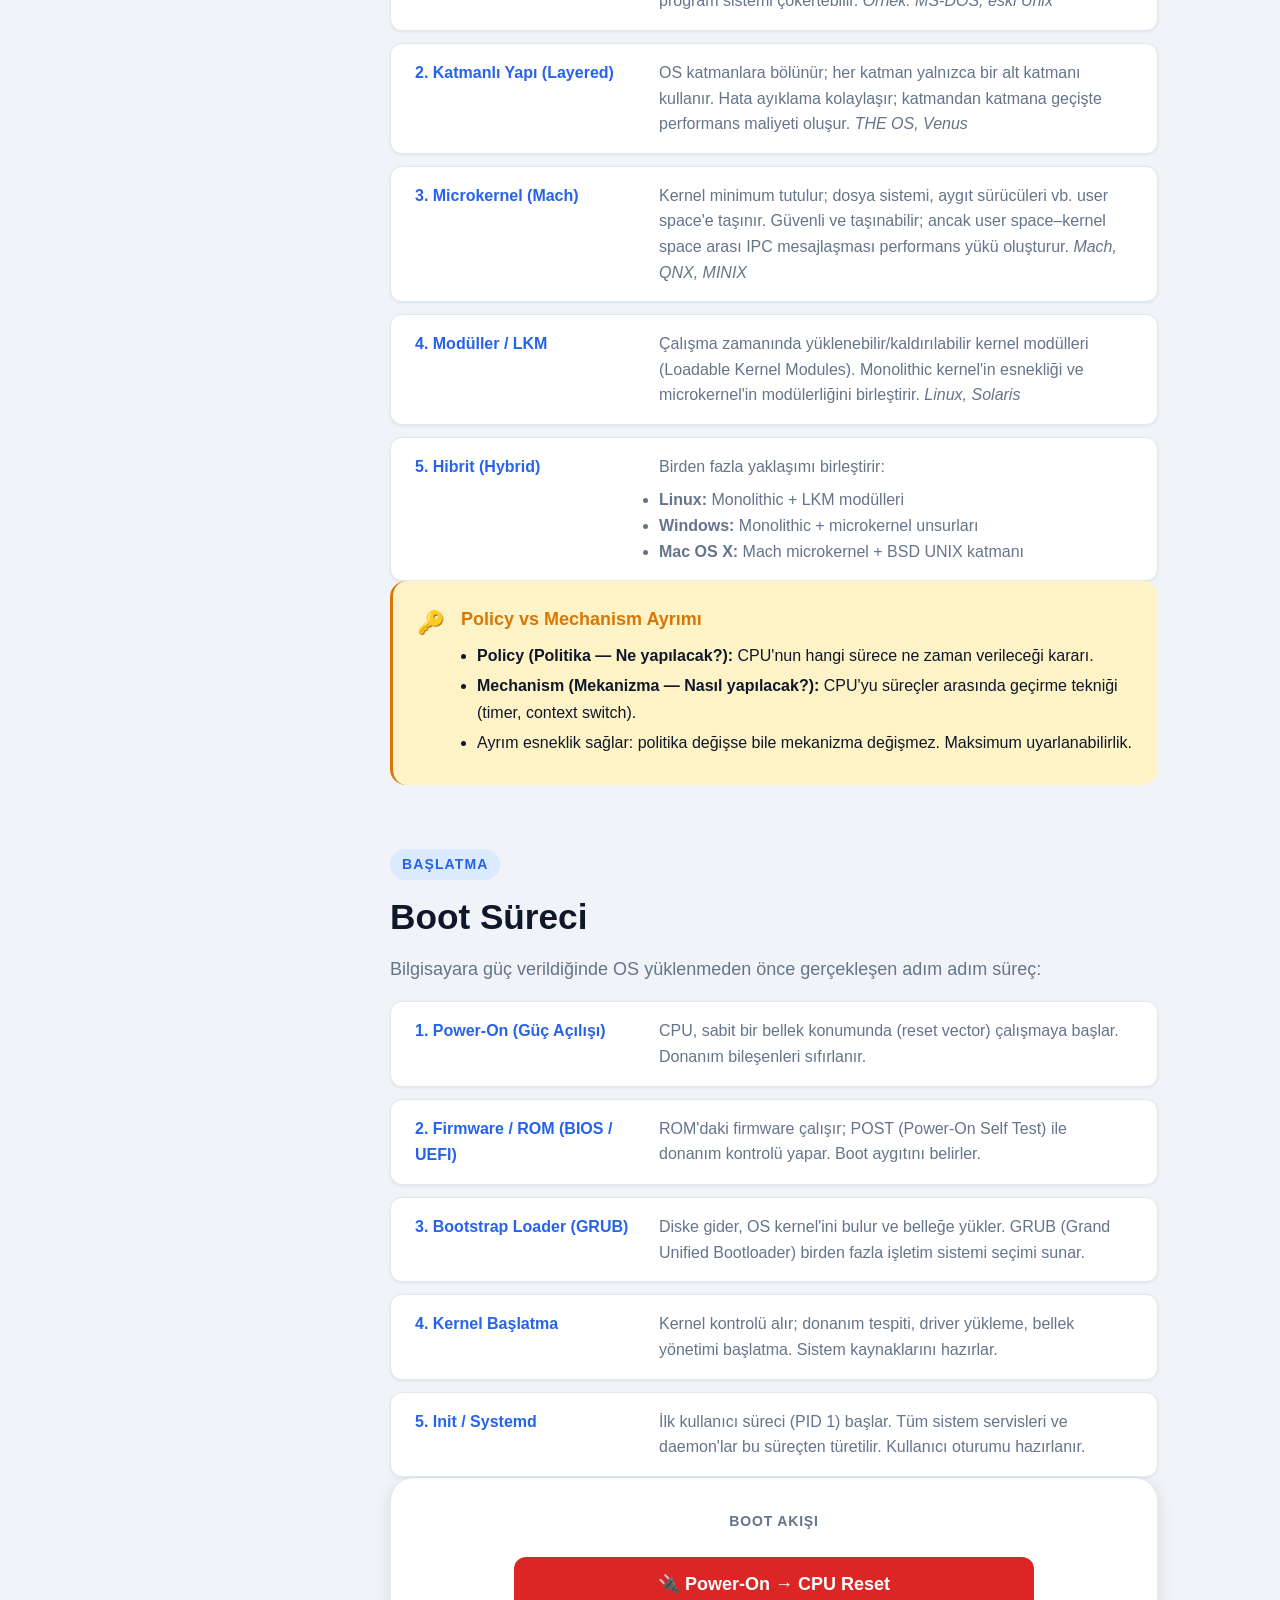
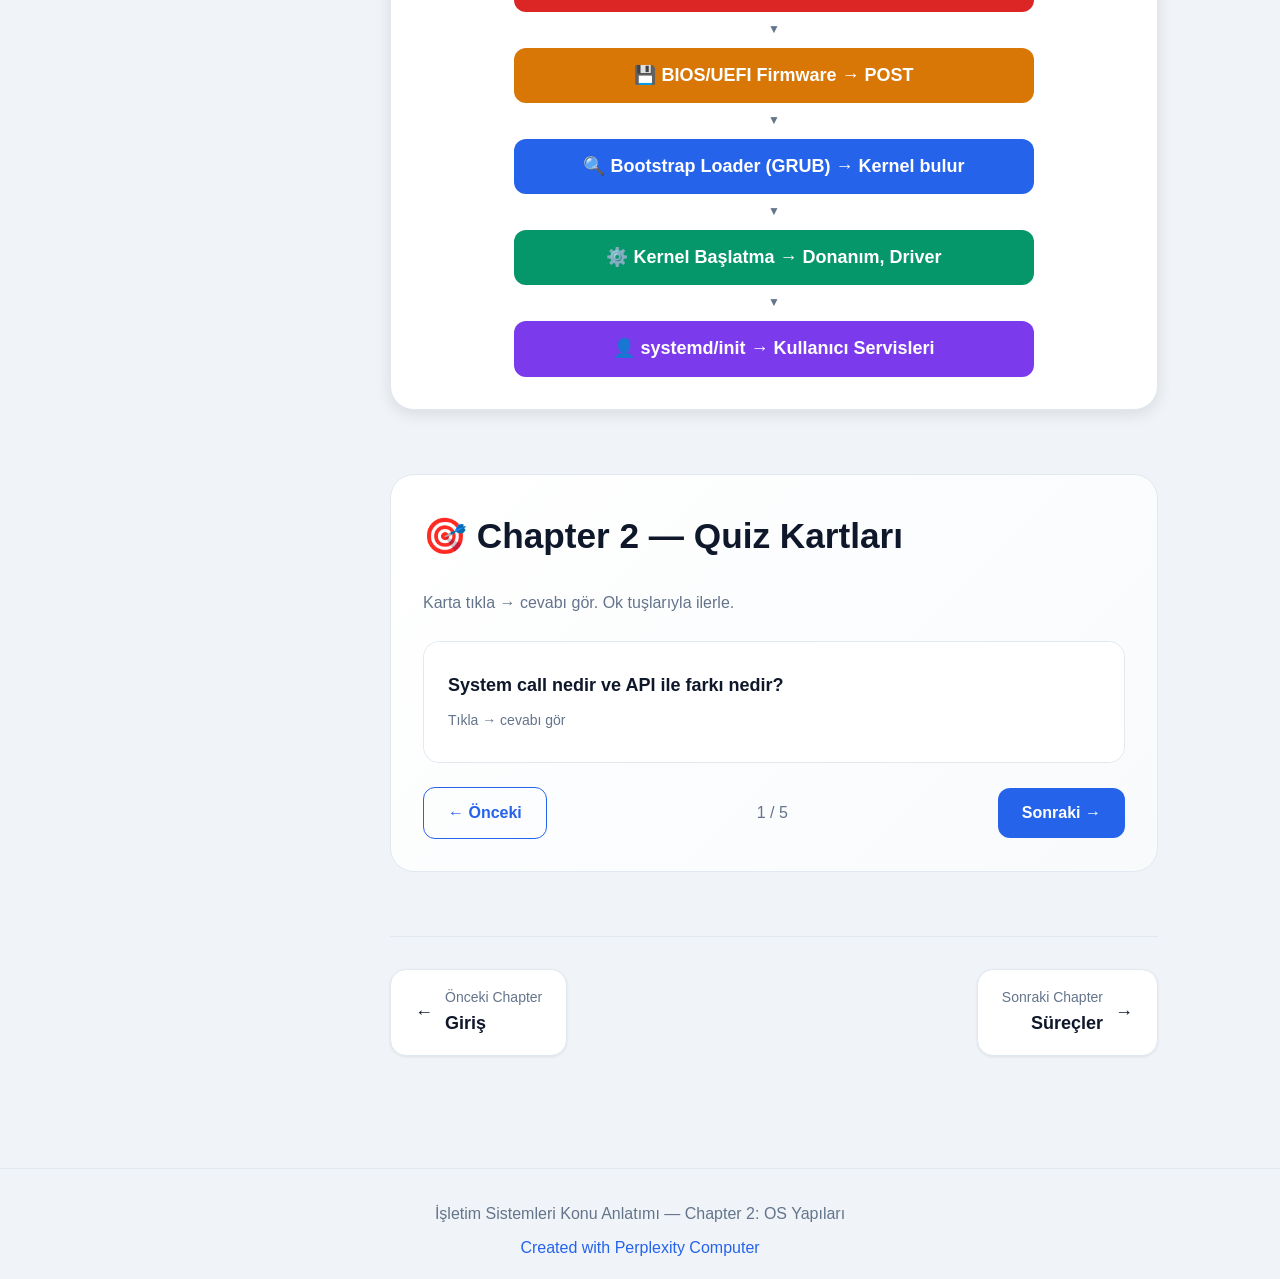
<file: chapters/ch2.html>
<!DOCTYPE html>
<html lang="tr" data-theme="light">
<head>
<!--
   ______                            __
  / ____/___  ____ ___  ____  __  __/ /____  _____
 / /   / __ \/ __ `__ \/ __ \/ / / / __/ _ \/ ___/
/ /___/ /_/ / / / / / / /_/ / /_/ / /_/  __/ /
\____/\____/_/ /_/ /_/ .___/\__,_/\__/\___/_/
                    /_/
        Created with Perplexity Computer
        https://www.perplexity.ai/computer
-->
<meta name="generator" content="Perplexity Computer">
<meta name="author" content="Perplexity Computer">
<meta property="og:see_also" content="https://www.perplexity.ai/computer">
<link rel="author" href="https://www.perplexity.ai/computer">
<meta charset="UTF-8">
<meta name="viewport" content="width=device-width, initial-scale=1.0">
<title>Chapter 2 — OS Yapıları | OS Dersi</title>
<link rel="stylesheet" href="../css/style.css">
</head>
<body>

<nav class="nav">
  <a href="../index.html" class="nav-logo">
    <svg width="24" height="24" viewBox="0 0 28 28" fill="none"><rect width="28" height="28" rx="8" fill="currentColor" opacity="0.1"/><path d="M7 10h14M7 14h10M7 18h7" stroke="currentColor" stroke-width="2" stroke-linecap="round"/><circle cx="20" cy="18" r="3" fill="currentColor"/><path d="M19 18l1 1 2-2" stroke="white" stroke-width="1.5" stroke-linecap="round" stroke-linejoin="round"/></svg>
    OS Dersi
  </a>
  <ul class="nav-links" role="list">
    <li><a href="ch1.html"><span class="ch-num">1</span> Giriş</a></li>
    <li><a href="ch2.html" class="active"><span class="ch-num">2</span> OS Yapıları</a></li>
    <li><a href="ch3.html"><span class="ch-num">3</span> Süreçler</a></li>
    <li><a href="ch4.html"><span class="ch-num">4</span> Thread'ler</a></li>
    <li><a href="ch5.html"><span class="ch-num">5</span> Senkronizasyon</a></li>
    <li><a href="ch6.html"><span class="ch-num">6</span> CPU Zamanlama</a></li>
  </ul>
  <div class="nav-actions">
    <button class="theme-toggle" data-theme-toggle aria-label="Toggle theme">
      <svg width="18" height="18" viewBox="0 0 24 24" fill="none" stroke="currentColor" stroke-width="2"><path d="M21 12.79A9 9 0 1 1 11.21 3 7 7 0 0 0 21 12.79z"/></svg>
    </button>
  </div>
</nav>

<div class="ch-page">
  <div class="ch-page-header">
    <nav class="ch-breadcrumb" aria-label="breadcrumb">
      <a href="../index.html">Ana Sayfa</a>
      <span>›</span>
      <span>Chapter 2</span>
    </nav>
    <h1>🏗️ Chapter 2: OS Yapıları</h1>
    <p class="ch-intro">İşletim sistemi hizmetlerini, kullanıcı arayüzlerini, system call mekanizmalarını ve farklı OS mimarisi modellerini incele.</p>
  </div>

  <div class="ch-layout">
    <!-- TOC -->
    <aside>
      <nav class="toc">
        <h4>Bu Bölümde</h4>
        <ul class="toc-list">
          <li><a href="#services">OS Hizmetleri</a></li>
          <li><a href="#ui">Kullanıcı Arayüzleri</a></li>
          <li><a href="#syscall">System Calls</a></li>
          <li><a href="#structure">OS Yapı Modelleri</a></li>
          <li><a href="#boot">Boot Süreci</a></li>
          <li><a href="#quiz">Quiz</a></li>
        </ul>
      </nav>
    </aside>

    <!-- Content -->
    <main>

      <!-- OS Services -->
      <section class="section" id="services">
        <div class="section-label">Hizmetler</div>
        <h2>OS Hizmetleri</h2>
        <p>İşletim sistemi iki ana gruba ayrılan hizmetler sunar:</p>

        <div class="def-list">
          <div class="def-item">
            <div class="def-term" style="color:var(--accent)">Kullanıcıya Yönelik Hizmetler</div>
            <div class="def-desc">
              <ul>
                <li><strong>Kullanıcı Arayüzü (UI):</strong> CLI, GUI ve dokunmatik arayüz seçenekleri.</li>
                <li><strong>Program Yürütme:</strong> Programı belleğe yükler, çalıştırır ve normal/anormal bitişi yönetir.</li>
                <li><strong>I/O Operasyonları:</strong> Çalışan program dosya veya cihaz üzerinde I/O gerektirebilir; OS bunu güvenli yönetir.</li>
                <li><strong>Dosya Yönetimi:</strong> Okuma, yazma, oluşturma, silme, arama, listeleme ve izin yönetimi.</li>
                <li><strong>İletişim:</strong> Süreçler arası aynı/farklı bilgisayarda mesaj iletimi — shared memory veya message passing ile.</li>
                <li><strong>Hata Tespiti:</strong> CPU, bellek, I/O veya kullanıcı programlarındaki hataları tespit edip düzeltici aksiyon alır.</li>
              </ul>
            </div>
          </div>
          <div class="def-item">
            <div class="def-term" style="color:var(--green)">Sistem Verimliliği Hizmetleri</div>
            <div class="def-desc">
              <ul>
                <li><strong>Kaynak Tahsisi:</strong> CPU döngüsü, bellek, dosya depolama ve I/O aygıtlarını süreçler arasında yönetir.</li>
                <li><strong>Accounting (Muhasebe):</strong> Kullanıcıların kaynaklarını ne kadar ve ne tür kullandığını izler.</li>
                <li><strong>Koruma ve Güvenlik:</strong> Bilgilere erişimi denetler; sistem kaynaklarına yetkisiz erişimi engeller.</li>
              </ul>
            </div>
          </div>
        </div>
      </section>

      <!-- User Interfaces -->
      <section class="section" id="ui">
        <div class="section-label">Arayüz</div>
        <h2>Kullanıcı Arayüzleri</h2>

        <div class="tab-container">
          <div class="tab-list" role="tablist">
            <button class="tab-btn active" role="tab" data-tab="cli">CLI</button>
            <button class="tab-btn" role="tab" data-tab="gui">GUI</button>
            <button class="tab-btn" role="tab" data-tab="touch">Touchscreen</button>
          </div>

          <div class="tab-panel active" data-panel="cli">
            <h4>Command-Line Interface (CLI)</h4>
            <p>Kullanıcı komutları doğrudan metin olarak girer. <strong>Command interpreter</strong> (kabuk/shell) bu komutları alıp çalıştırır.</p>
            <div class="def-list">
              <div class="def-item">
                <div class="def-term">Shell Türleri</div>
                <div class="def-desc">bash, sh, csh, ksh, zsh gibi UNIX/Linux kabukları. Windows'ta cmd.exe ve PowerShell.</div>
              </div>
              <div class="def-item">
                <div class="def-term">Kernel vs Sistem Programı</div>
                <div class="def-desc">Bazı komutlar (cd, exit) shell'in içindedir. Diğerleri (ls, cp) ayrı sistem programlarıdır — shell onları çağırır.</div>
              </div>
              <div class="def-item">
                <div class="def-term">Esneklik</div>
                <div class="def-desc">Betik (script) yazımı, pipe, yönlendirme ve otomasyon için güçlü araçtır. Sunucu yönetiminde vazgeçilmez.</div>
              </div>
            </div>
          </div>

          <div class="tab-panel" data-panel="gui">
            <h4>Graphical User Interface (GUI)</h4>
            <p>Masaüstü metaforu: simgeler, pencereler, menüler ve fare ile etkileşim. İlk olarak <strong>Xerox PARC</strong>'da icat edildi; Apple Lisa ve Mac ile yaygınlaştı.</p>
            <div class="def-list">
              <div class="def-item">
                <div class="def-term">Windows</div>
                <div class="def-desc">Microsoft Windows — başlat menüsü, görev çubuğu. GUI her yerden erişilebilir.</div>
              </div>
              <div class="def-item">
                <div class="def-term">Mac OS X Aqua</div>
                <div class="def-desc">Apple'ın Aqua arayüzü — Dock, Finder; Mach kernel ve BSD UNIX üzerine inşa.</div>
              </div>
              <div class="def-item">
                <div class="def-term">Linux Desktop</div>
                <div class="def-desc">GNOME, KDE gibi ortamlar; CLI ve GUI bir arada kullanılabilir.</div>
              </div>
            </div>
          </div>

          <div class="tab-panel" data-panel="touch">
            <h4>Touchscreen Arayüzü</h4>
            <p>Mobil cihazlar için klavye+fare yerine dokunmatik etkileşim. iOS ve Android bu modeli benimsemiştir.</p>
            <div class="def-list">
              <div class="def-item">
                <div class="def-term">Gesture (Hareket)</div>
                <div class="def-desc">Kaydırma, sıkıştırma, çift tıklama, döndürme gibi dokunmatik hareketler.</div>
              </div>
              <div class="def-item">
                <div class="def-term">Sanal Klavye</div>
                <div class="def-desc">Fiziksel klavye olmaksızın ekran üzerinde metin girişi sağlar.</div>
              </div>
              <div class="def-item">
                <div class="def-term">Ses Komutları</div>
                <div class="def-desc">Siri, Google Assistant gibi yapay zeka destekli sesli etkileşim.</div>
              </div>
            </div>
          </div>
        </div>
      </section>

      <!-- System Calls -->
      <section class="section" id="syscall">
        <div class="section-label">API</div>
        <h2>System Calls</h2>

        <div class="callout info">
          <div class="callout-icon">💡</div>
          <div class="callout-body">
            <h4>System Call Nedir?</h4>
            <p>System call, OS tarafından sağlanan hizmetlere programlama arayüzüdür. Genellikle C/C++ ile yazılır. Programlar doğrudan system call yerine yüksek seviyeli <strong>API</strong>'leri kullanır.</p>
          </div>
        </div>

        <div class="def-list">
          <div class="def-item">
            <div class="def-term">Win32 API</div>
            <div class="def-desc">Windows uygulamaları için standart API. <code>CreateProcess()</code>, <code>ReadFile()</code>, <code>WriteFile()</code> gibi fonksiyonlar system call'ları saralar.</div>
          </div>
          <div class="def-item">
            <div class="def-term">POSIX API</div>
            <div class="def-desc">UNIX, Linux ve Mac OS X için taşınabilir standart. <code>fork()</code>, <code>open()</code>, <code>read()</code>, <code>write()</code>, <code>exit()</code> içerir.</div>
          </div>
          <div class="def-item">
            <div class="def-term">Java API (JVM)</div>
            <div class="def-desc">Java Virtual Machine üzerinden işletim sistemi bağımsız çalışır; JVM altında native system call'lara çevrilir.</div>
          </div>
        </div>

        <h3>System Call Türleri</h3>
        <table class="data-table">
          <thead>
            <tr>
              <th>Kategori</th>
              <th>Örnekler</th>
              <th>Açıklama</th>
            </tr>
          </thead>
          <tbody>
            <tr><td class="hl">Process Control</td><td><code>fork()</code>, <code>exec()</code>, <code>exit()</code>, <code>wait()</code>, <code>kill()</code></td><td>Süreç oluşturma, çalıştırma, sonlandırma</td></tr>
            <tr><td class="hl">File Management</td><td><code>open()</code>, <code>close()</code>, <code>read()</code>, <code>write()</code>, <code>delete()</code></td><td>Dosya işlemleri</td></tr>
            <tr><td class="hl">Device Management</td><td>request/release device, read/write</td><td>Cihaz talep ve kullanımı</td></tr>
            <tr><td class="hl">Information Maintenance</td><td><code>getpid()</code>, <code>time()</code>, sistem verisi</td><td>Süreç ve sistem bilgisi</td></tr>
            <tr><td class="hl">Communications</td><td><code>pipe()</code>, <code>shmget()</code>, <code>send()</code>, <code>receive()</code></td><td>Süreçler arası iletişim</td></tr>
            <tr><td class="hl">Protection</td><td><code>chmod()</code>, <code>umask()</code>, <code>setuid()</code></td><td>Erişim denetimi ve güvenlik</td></tr>
          </tbody>
        </table>
      </section>

      <!-- OS Architecture Models -->
      <section class="section" id="structure">
        <div class="section-label">Mimari</div>
        <h2>OS Yapı Modelleri</h2>

        <div class="def-list">
          <div class="def-item">
            <div class="def-term">1. Basit / Monolithic (MS-DOS)</div>
            <div class="def-desc">Modüler değil; OS ve uygulama arasında zayıf ayrım. En az alan için en fazla işlevsellik. Güvenlik açısından tehlikeli — kötü program sistemi çökertebilir. <em>Örnek: MS-DOS, eski Unix</em></div>
          </div>
          <div class="def-item">
            <div class="def-term">2. Katmanlı Yapı (Layered)</div>
            <div class="def-desc">OS katmanlara bölünür; her katman yalnızca bir alt katmanı kullanır. Hata ayıklama kolaylaşır; katmandan katmana geçişte performans maliyeti oluşur. <em>THE OS, Venus</em></div>
          </div>
          <div class="def-item">
            <div class="def-term">3. Microkernel (Mach)</div>
            <div class="def-desc">Kernel minimum tutulur; dosya sistemi, aygıt sürücüleri vb. user space'e taşınır. Güvenli ve taşınabilir; ancak user space–kernel space arası IPC mesajlaşması performans yükü oluşturur. <em>Mach, QNX, MINIX</em></div>
          </div>
          <div class="def-item">
            <div class="def-term">4. Modüller / LKM</div>
            <div class="def-desc">Çalışma zamanında yüklenebilir/kaldırılabilir kernel modülleri (Loadable Kernel Modules). Monolithic kernel'in esnekliği ve microkernel'in modülerliğini birleştirir. <em>Linux, Solaris</em></div>
          </div>
          <div class="def-item">
            <div class="def-term">5. Hibrit (Hybrid)</div>
            <div class="def-desc">Birden fazla yaklaşımı birleştirir:
              <ul style="margin-top:0.5rem">
                <li><strong>Linux:</strong> Monolithic + LKM modülleri</li>
                <li><strong>Windows:</strong> Monolithic + microkernel unsurları</li>
                <li><strong>Mac OS X:</strong> Mach microkernel + BSD UNIX katmanı</li>
              </ul>
            </div>
          </div>
        </div>

        <div class="callout warn">
          <div class="callout-icon">🔑</div>
          <div class="callout-body">
            <h4>Policy vs Mechanism Ayrımı</h4>
            <ul>
              <li><strong>Policy (Politika — Ne yapılacak?):</strong> CPU'nun hangi sürece ne zaman verileceği kararı.</li>
              <li><strong>Mechanism (Mekanizma — Nasıl yapılacak?):</strong> CPU'yu süreçler arasında geçirme tekniği (timer, context switch).</li>
              <li>Ayrım esneklik sağlar: politika değişse bile mekanizma değişmez. Maksimum uyarlanabilirlik.</li>
            </ul>
          </div>
        </div>
      </section>

      <!-- Boot Process -->
      <section class="section" id="boot">
        <div class="section-label">Başlatma</div>
        <h2>Boot Süreci</h2>
        <p>Bilgisayara güç verildiğinde OS yüklenmeden önce gerçekleşen adım adım süreç:</p>

        <div class="def-list">
          <div class="def-item">
            <div class="def-term">1. Power-On (Güç Açılışı)</div>
            <div class="def-desc">CPU, sabit bir bellek konumunda (reset vector) çalışmaya başlar. Donanım bileşenleri sıfırlanır.</div>
          </div>
          <div class="def-item">
            <div class="def-term">2. Firmware / ROM (BIOS / UEFI)</div>
            <div class="def-desc">ROM'daki firmware çalışır; POST (Power-On Self Test) ile donanım kontrolü yapar. Boot aygıtını belirler.</div>
          </div>
          <div class="def-item">
            <div class="def-term">3. Bootstrap Loader (GRUB)</div>
            <div class="def-desc">Diske gider, OS kernel'ini bulur ve belleğe yükler. GRUB (Grand Unified Bootloader) birden fazla işletim sistemi seçimi sunar.</div>
          </div>
          <div class="def-item">
            <div class="def-term">4. Kernel Başlatma</div>
            <div class="def-desc">Kernel kontrolü alır; donanım tespiti, driver yükleme, bellek yönetimi başlatma. Sistem kaynaklarını hazırlar.</div>
          </div>
          <div class="def-item">
            <div class="def-term">5. Init / Systemd</div>
            <div class="def-desc">İlk kullanıcı süreci (PID 1) başlar. Tüm sistem servisleri ve daemon'lar bu süreçten türetilir. Kullanıcı oturumu hazırlanır.</div>
          </div>
        </div>

        <div class="diagram-box">
          <div class="diagram-title">Boot Akışı</div>
          <div style="display:flex;flex-direction:column;gap:0.5rem;max-width:520px;margin:0 auto">
            <div style="background:var(--red);color:white;border-radius:var(--r-lg);padding:0.8rem 1.2rem;text-align:center;font-weight:700">🔌 Power-On → CPU Reset</div>
            <div style="text-align:center;color:var(--muted);font-size:0.75rem">▼</div>
            <div style="background:var(--orange);color:white;border-radius:var(--r-lg);padding:0.8rem 1.2rem;text-align:center;font-weight:700">💾 BIOS/UEFI Firmware → POST</div>
            <div style="text-align:center;color:var(--muted);font-size:0.75rem">▼</div>
            <div style="background:var(--accent);color:white;border-radius:var(--r-lg);padding:0.8rem 1.2rem;text-align:center;font-weight:700">🔍 Bootstrap Loader (GRUB) → Kernel bulur</div>
            <div style="text-align:center;color:var(--muted);font-size:0.75rem">▼</div>
            <div style="background:var(--green);color:white;border-radius:var(--r-lg);padding:0.8rem 1.2rem;text-align:center;font-weight:700">⚙️ Kernel Başlatma → Donanım, Driver</div>
            <div style="text-align:center;color:var(--muted);font-size:0.75rem">▼</div>
            <div style="background:var(--purple);color:white;border-radius:var(--r-lg);padding:0.8rem 1.2rem;text-align:center;font-weight:700">👤 systemd/init → Kullanıcı Servisleri</div>
          </div>
        </div>
      </section>

      <!-- Quiz -->
      <section class="section quiz-section" id="quiz">
        <h3>🎯 Chapter 2 — Quiz Kartları</h3>
        <p style="color:var(--muted);font-size:var(--text-sm);margin-bottom:1.5rem">Karta tıkla → cevabı gör. Ok tuşlarıyla ilerle.</p>

        <div id="quiz2">
          <div class="flashcard">
            <div class="flashcard-inner">
              <div class="flashcard-front">
                <div class="flashcard-q">System call nedir ve API ile farkı nedir?</div>
                <div class="flashcard-hint">Tıkla → cevabı gör</div>
              </div>
              <div class="flashcard-back">
                <div class="flashcard-a">System call, OS hizmetlerine programlama arayüzüdür. API (Win32, POSIX, Java), system call'ların üstündeki yüksek seviyeli sarmalayıcıdır; programlar API'yi kullanır, doğrudan system call'ı genellikle kullanmaz.</div>
              </div>
            </div>
          </div>

          <div class="quiz-controls">
            <button class="btn btn-outline" data-prev>← Önceki</button>
            <span class="quiz-progress">1 / 5</span>
            <button class="btn btn-primary" data-next>Sonraki →</button>
          </div>
        </div>
      </section>

      <!-- Chapter Navigation -->
      <nav class="ch-nav-footer" aria-label="Chapter navigation">
        <a href="ch1.html" class="ch-nav-btn">
          <span>←</span>
          <div>
            <div class="label">Önceki Chapter</div>
            <div class="title">Giriş</div>
          </div>
        </a>
        <a href="ch3.html" class="ch-nav-btn next">
          <div style="text-align:right">
            <div class="label">Sonraki Chapter</div>
            <div class="title">Süreçler</div>
          </div>
          <span>→</span>
        </a>
      </nav>

    </main>
  </div><!-- .ch-layout -->
</div><!-- .ch-page -->

<footer>
  <p>İşletim Sistemleri Konu Anlatımı &mdash; Chapter 2: OS Yapıları</p>
  <p style="margin-top:0.5rem"><a href="https://www.perplexity.ai/computer" target="_blank" rel="noopener noreferrer">Created with Perplexity Computer</a></p>
</footer>

<script src="../js/main.js"></script>
<script>
document.addEventListener('DOMContentLoaded', function() {
  const questions = [
    { q: 'System call nedir ve API ile farkı nedir?', a: 'System call, OS hizmetlerine programlama arayüzüdür. API (Win32, POSIX, Java), system call\'ların üstündeki yüksek seviyeli sarmalayıcıdır; programlar API\'yi kullanır, doğrudan system call\'ı genellikle kullanmaz.' },
    { q: 'Microkernel mimarisinin avantaj ve dezavantajı nedir?', a: 'Avantaj: Daha güvenli (kernel\'da az kod), kolay genişletme/taşıma. Dezavantaj: User space - kernel space arası IPC mesajlaşması performans yükü oluşturur.' },
    { q: 'Policy/Mechanism ayrımı neden önemlidir?', a: 'Mekanizma HOW (nasıl), Politika WHAT (ne) yapar. Ayrım sayesinde politika değişse bile mekanizma değişmez - maksimum esneklik.' },
    { q: 'FreeBSD\'de bir program nasıl çalıştırılır?', a: 'Shell → fork() ile yeni süreç oluşturur → exec() ile programı yükler → çalışır → exit code ile biter (0=başarı, >0=hata).' },
    { q: 'Daemon nedir?', a: 'Arka planda çalışan sistem servisleri; boot\'ta başlar, sürekli çalışır. Örnek: disk kontrolü, process scheduling, error logging.' },
  ];
  initQuiz('quiz2', questions);
});
</script>
<script data-pplx-inline-edit>
(function(){
  if(window===window.top)return;
  function inlineAll(orig,clone){
    if(orig.nodeType!==1)return;
    try{
      var cs=getComputedStyle(orig);
      var t='';
      for(var i=0;i<cs.length;i++){t+=cs[i]+':'+cs.getPropertyValue(cs[i])+';';}
      clone.style.cssText=t;
    }catch(e){}
    var oc=orig.children,cc=clone.children;
    for(var j=0;j<oc.length&&j<cc.length;j++){inlineAll(oc[j],cc[j]);}
  }
  function stripExternal(clone){
    var imgs=clone.querySelectorAll('img');
    for(var i=0;i<imgs.length;i++){
      var s=imgs[i].getAttribute('src');
      if(s&&!s.startsWith('data:'))imgs[i].removeAttribute('src');
    }
    var all=clone.querySelectorAll('*');
    for(var i=0;i<all.length;i++){
      var st=all[i].style.cssText;
      if(st&&st.indexOf('url(')>=0){
        all[i].style.cssText=st.replace(/url\(["']?(?!data:)[^)"']*["']?\)/gi,'none');
      }
    }
  }
  window.addEventListener('message',function(e){
    if(!e.data||e.data.type!=='INLINE_EDIT_CAPTURE_REQUEST')return;
    var scrollX=window.scrollX||window.pageXOffset||0;
    var scrollY=window.scrollY||window.pageYOffset||0;
    var w=window.innerWidth,h=window.innerHeight;
    try{
      var clone=document.documentElement.cloneNode(true);
      var rm=clone.querySelectorAll('script,link[rel="stylesheet"],style');
      for(var i=0;i<rm.length;i++){rm[i].remove();}
      inlineAll(document.documentElement,clone);
      stripExternal(clone);
      var html=new XMLSerializer().serializeToString(clone);
      var svg='<svg xmlns="http://www.w3.org/2000/svg" width="'+w+'" height="'+h+'">'
        +'<foreignObject width="100%" height="100%">'
        +'<div xmlns="http://www.w3.org/1999/xhtml" style="width:'+w+'px;height:'+h+'px;overflow:hidden">'
        +'<div style="transform:translate(-'+scrollX+'px,-'+scrollY+'px);transform-origin:top left">'
        +html+'</div></div></foreignObject></svg>';
      var svgUrl='data:image/svg+xml;charset=utf-8,'+encodeURIComponent(svg);
      var img=new Image();
      img.onload=function(){
        var c=document.createElement('canvas');c.width=w;c.height=h;
        c.getContext('2d').drawImage(img,0,0);
        window.parent.postMessage({type:'INLINE_EDIT_SCREENSHOT_RESULT',dataUrl:c.toDataURL('image/png'),scrollX:scrollX,scrollY:scrollY},'*');
      };
      img.onerror=function(){
        window.parent.postMessage({type:'INLINE_EDIT_SCREENSHOT_RESULT',dataUrl:null,scrollX:scrollX,scrollY:scrollY},'*');
      };
      img.src=svgUrl;
    }catch(err){
      window.parent.postMessage({type:'INLINE_EDIT_SCREENSHOT_RESULT',dataUrl:null,scrollX:scrollX,scrollY:scrollY},'*');
    }
  });
})();
</script></body>
</html>
</file>
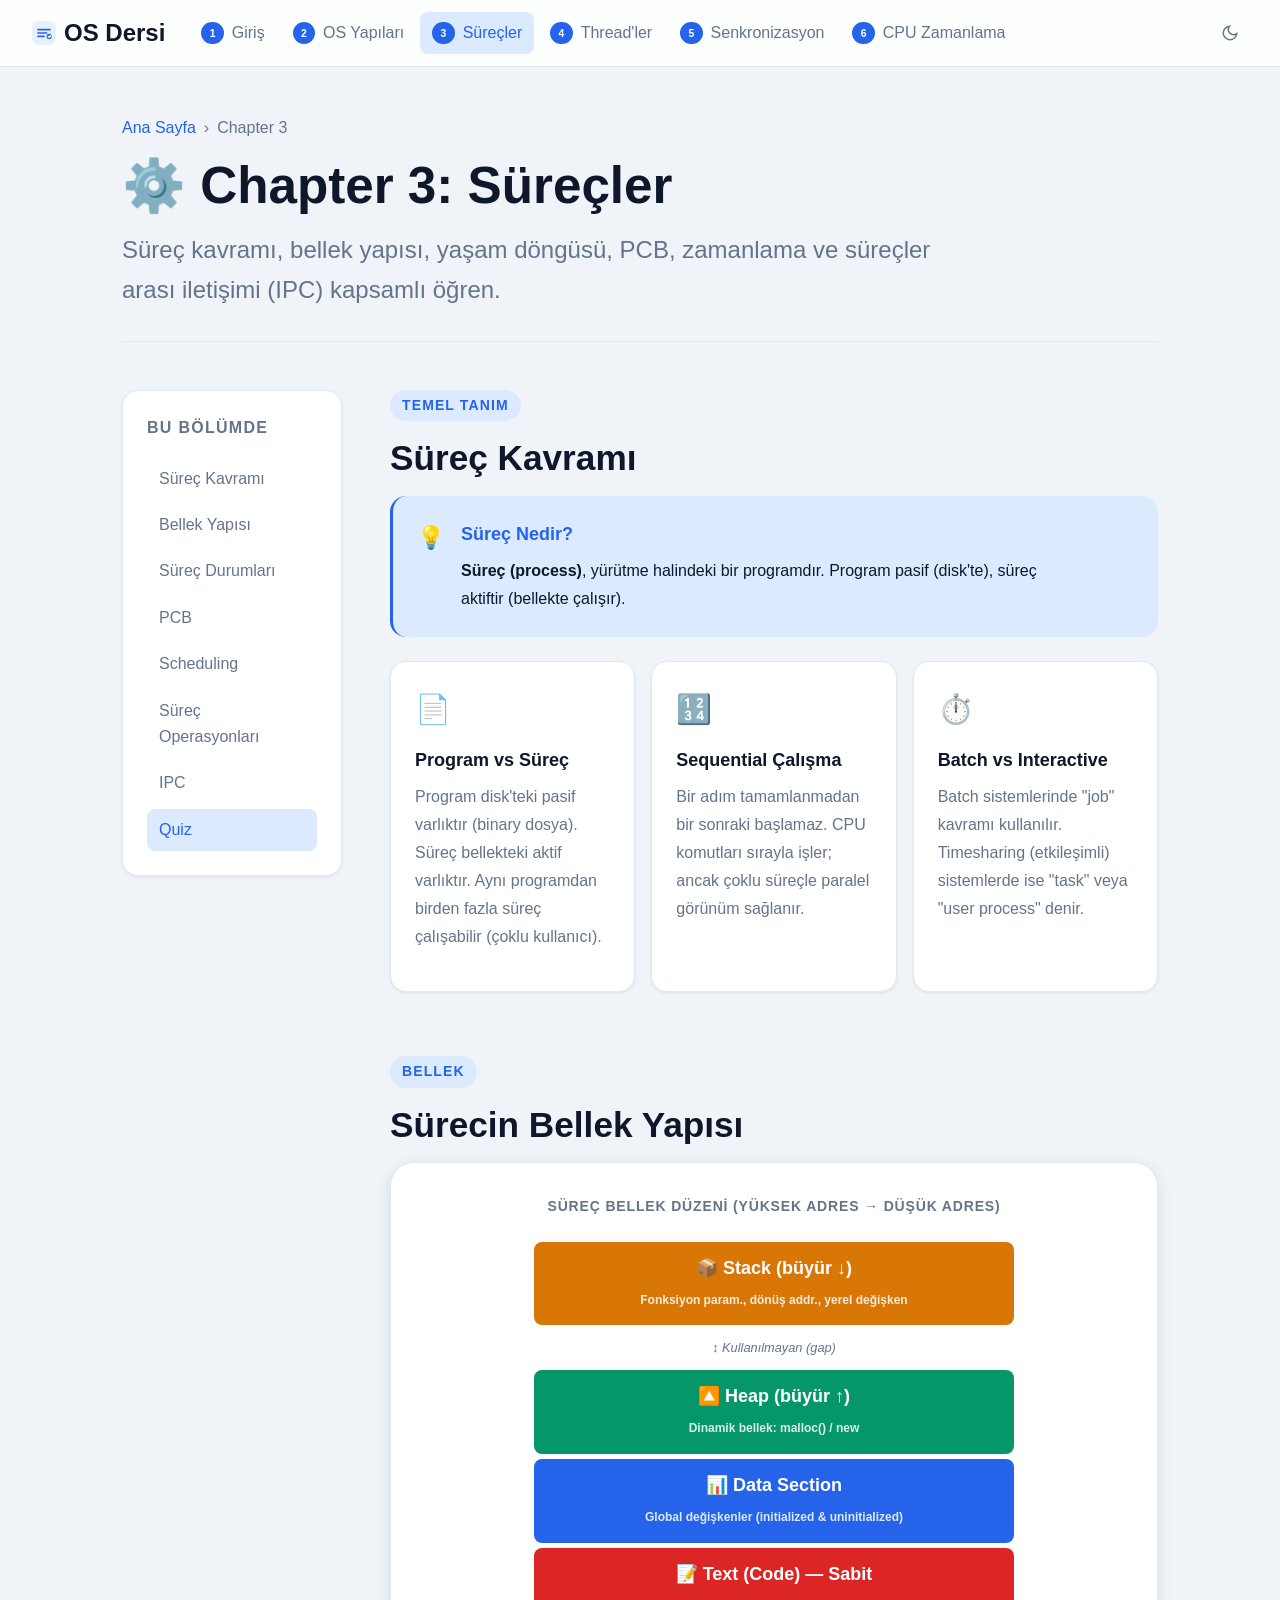
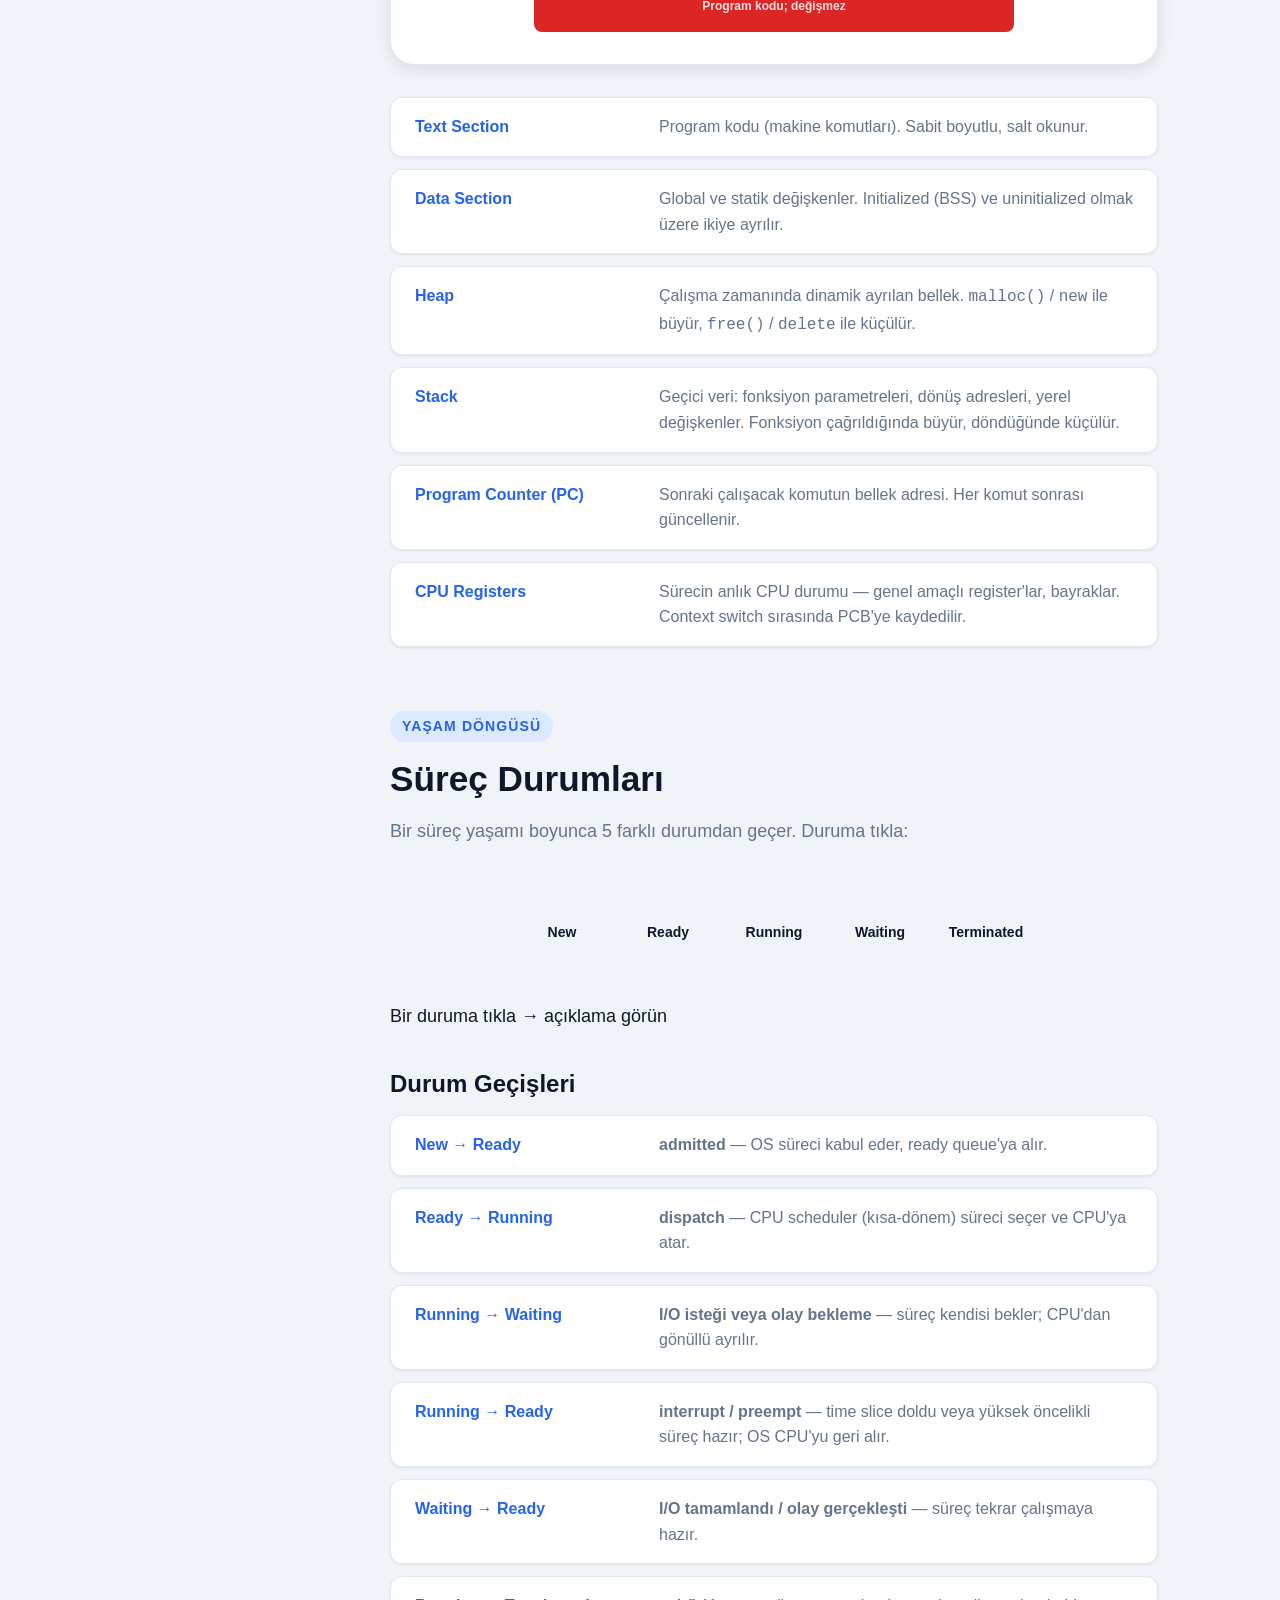
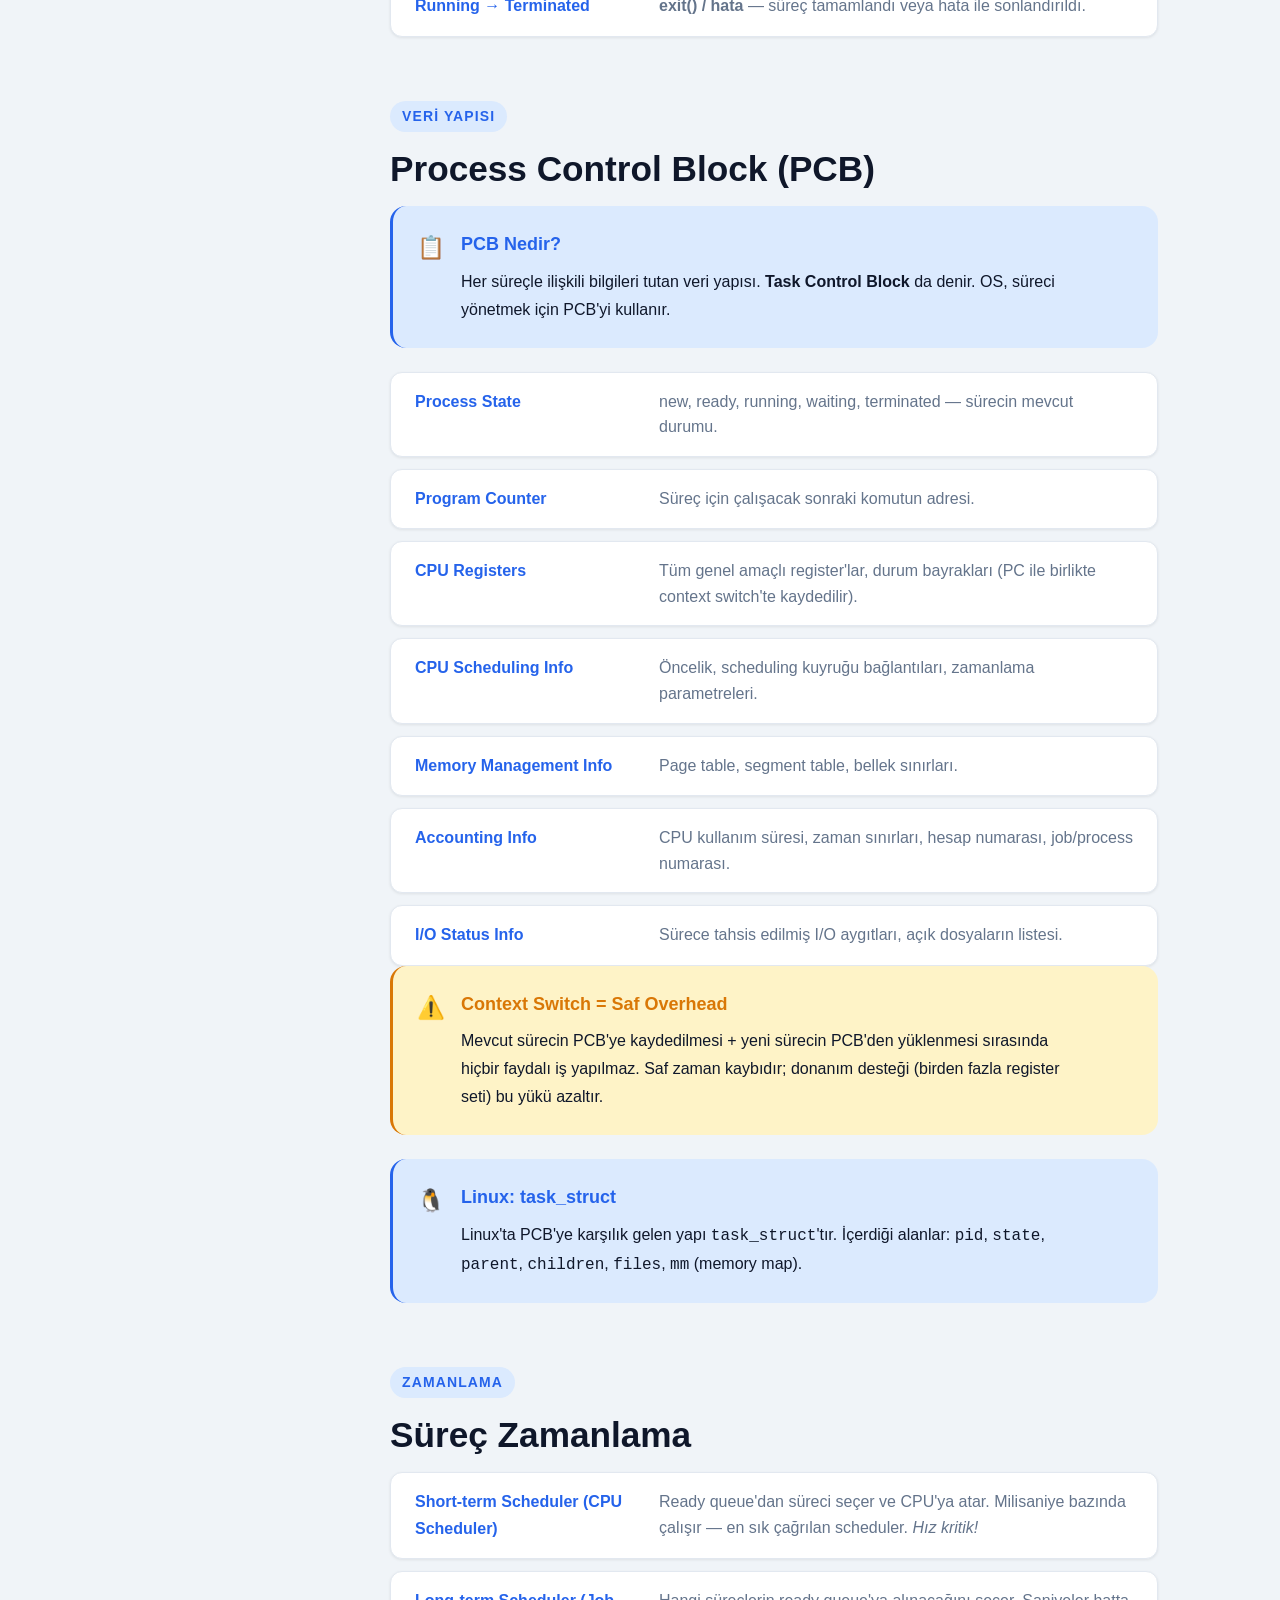
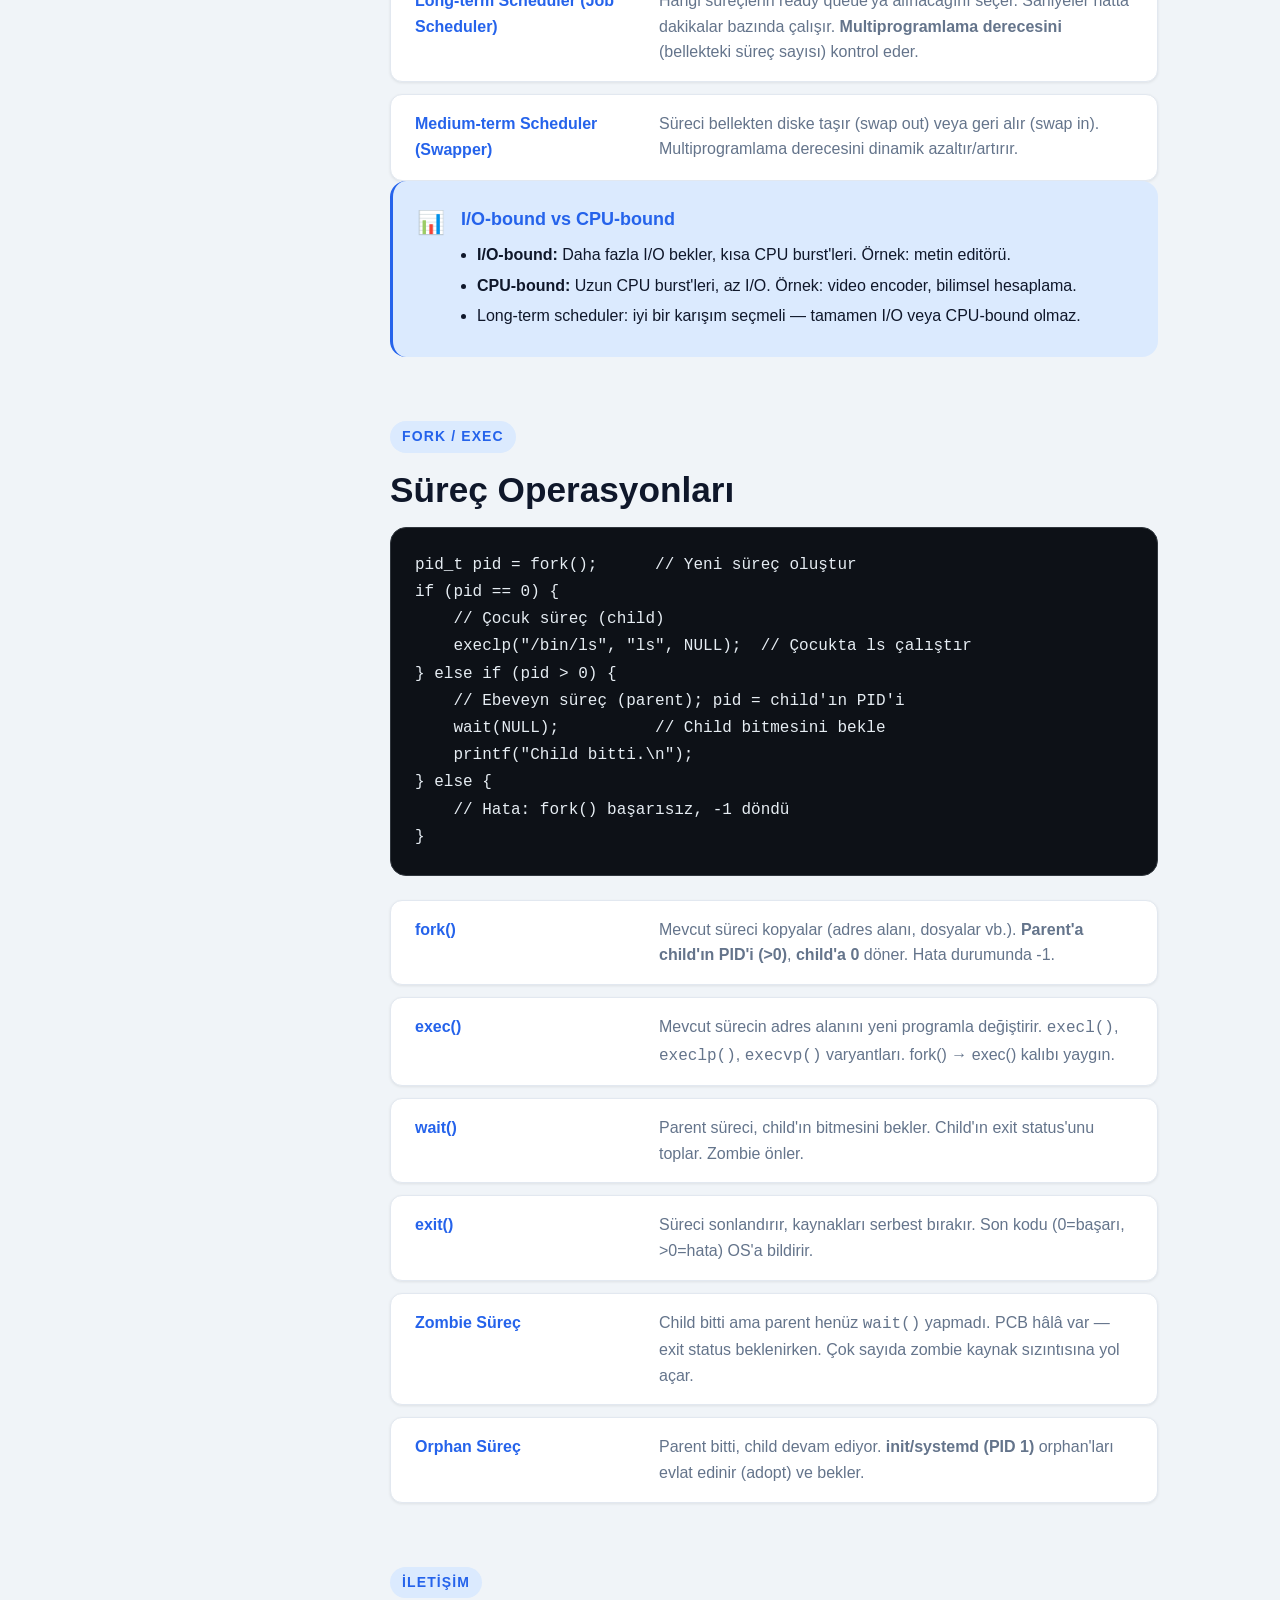
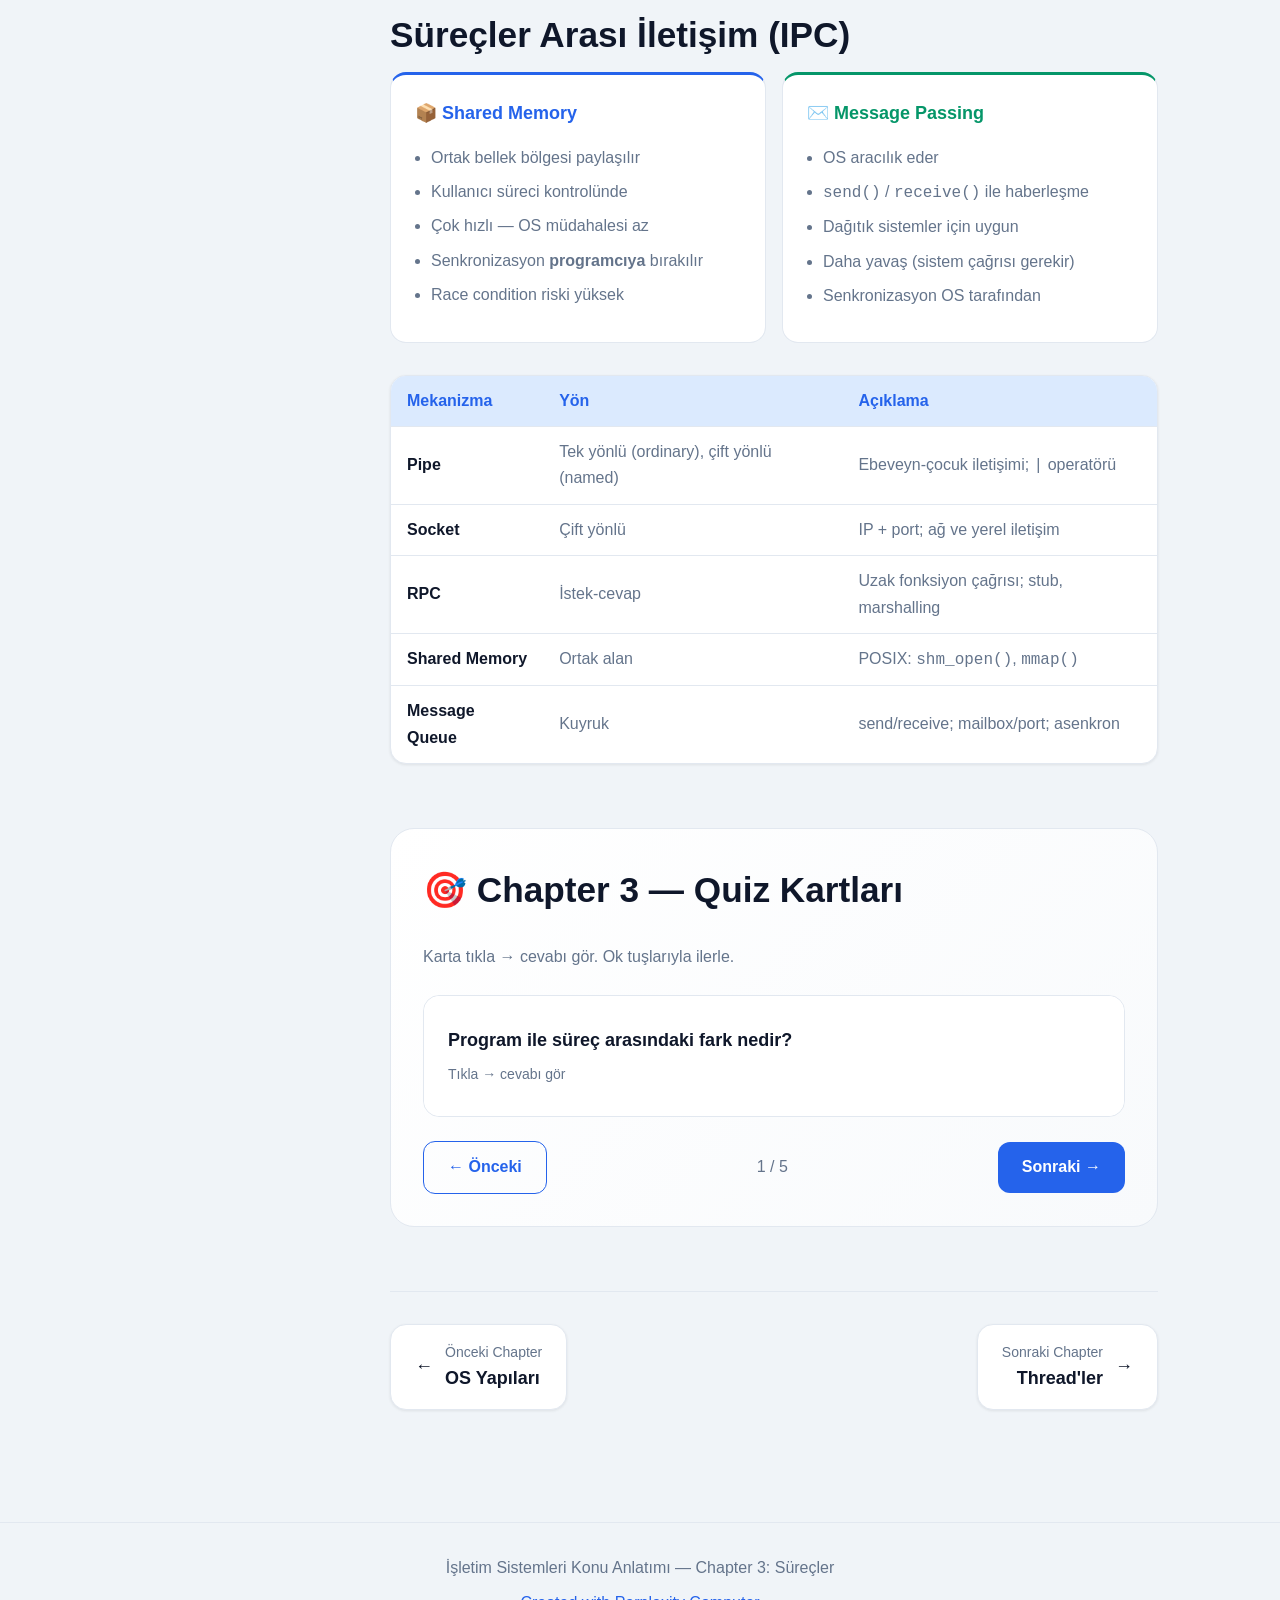
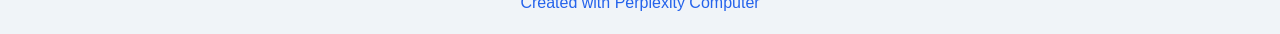
<file: chapters/ch3.html>
<!DOCTYPE html>
<html lang="tr" data-theme="light">
<head>
<!--
   ______                            __
  / ____/___  ____ ___  ____  __  __/ /____  _____
 / /   / __ \/ __ `__ \/ __ \/ / / / __/ _ \/ ___/
/ /___/ /_/ / / / / / / /_/ / /_/ / /_/  __/ /
\____/\____/_/ /_/ /_/ .___/\__,_/\__/\___/_/
                    /_/
        Created with Perplexity Computer
        https://www.perplexity.ai/computer
-->
<meta name="generator" content="Perplexity Computer">
<meta name="author" content="Perplexity Computer">
<meta property="og:see_also" content="https://www.perplexity.ai/computer">
<link rel="author" href="https://www.perplexity.ai/computer">
<meta charset="UTF-8">
<meta name="viewport" content="width=device-width, initial-scale=1.0">
<title>Chapter 3 — Süreçler | OS Dersi</title>
<link rel="stylesheet" href="../css/style.css">
</head>
<body>

<nav class="nav">
  <a href="../index.html" class="nav-logo">
    <svg width="24" height="24" viewBox="0 0 28 28" fill="none"><rect width="28" height="28" rx="8" fill="currentColor" opacity="0.1"/><path d="M7 10h14M7 14h10M7 18h7" stroke="currentColor" stroke-width="2" stroke-linecap="round"/><circle cx="20" cy="18" r="3" fill="currentColor"/><path d="M19 18l1 1 2-2" stroke="white" stroke-width="1.5" stroke-linecap="round" stroke-linejoin="round"/></svg>
    OS Dersi
  </a>
  <ul class="nav-links" role="list">
    <li><a href="ch1.html"><span class="ch-num">1</span> Giriş</a></li>
    <li><a href="ch2.html"><span class="ch-num">2</span> OS Yapıları</a></li>
    <li><a href="ch3.html" class="active"><span class="ch-num">3</span> Süreçler</a></li>
    <li><a href="ch4.html"><span class="ch-num">4</span> Thread'ler</a></li>
    <li><a href="ch5.html"><span class="ch-num">5</span> Senkronizasyon</a></li>
    <li><a href="ch6.html"><span class="ch-num">6</span> CPU Zamanlama</a></li>
  </ul>
  <div class="nav-actions">
    <button class="theme-toggle" data-theme-toggle aria-label="Toggle theme">
      <svg width="18" height="18" viewBox="0 0 24 24" fill="none" stroke="currentColor" stroke-width="2"><path d="M21 12.79A9 9 0 1 1 11.21 3 7 7 0 0 0 21 12.79z"/></svg>
    </button>
  </div>
</nav>

<div class="ch-page">
  <div class="ch-page-header">
    <nav class="ch-breadcrumb" aria-label="breadcrumb">
      <a href="../index.html">Ana Sayfa</a>
      <span>›</span>
      <span>Chapter 3</span>
    </nav>
    <h1>⚙️ Chapter 3: Süreçler</h1>
    <p class="ch-intro">Süreç kavramı, bellek yapısı, yaşam döngüsü, PCB, zamanlama ve süreçler arası iletişimi (IPC) kapsamlı öğren.</p>
  </div>

  <div class="ch-layout">
    <!-- TOC -->
    <aside>
      <nav class="toc">
        <h4>Bu Bölümde</h4>
        <ul class="toc-list">
          <li><a href="#concept">Süreç Kavramı</a></li>
          <li><a href="#memory">Bellek Yapısı</a></li>
          <li><a href="#states">Süreç Durumları</a></li>
          <li><a href="#pcb">PCB</a></li>
          <li><a href="#scheduling">Scheduling</a></li>
          <li><a href="#operations">Süreç Operasyonları</a></li>
          <li><a href="#ipc">IPC</a></li>
          <li><a href="#quiz">Quiz</a></li>
        </ul>
      </nav>
    </aside>

    <!-- Content -->
    <main>

      <!-- Process Concept -->
      <section class="section" id="concept">
        <div class="section-label">Temel Tanım</div>
        <h2>Süreç Kavramı</h2>

        <div class="callout info">
          <div class="callout-icon">💡</div>
          <div class="callout-body">
            <h4>Süreç Nedir?</h4>
            <p><strong>Süreç (process)</strong>, yürütme halindeki bir programdır. Program pasif (disk'te), süreç aktiftir (bellekte çalışır).</p>
          </div>
        </div>

        <div class="feature-grid">
          <div class="feature-item">
            <div class="fi-icon">📄</div>
            <h4>Program vs Süreç</h4>
            <p>Program disk'teki pasif varlıktır (binary dosya). Süreç bellekteki aktif varlıktır. Aynı programdan birden fazla süreç çalışabilir (çoklu kullanıcı).</p>
          </div>
          <div class="feature-item">
            <div class="fi-icon">🔢</div>
            <h4>Sequential Çalışma</h4>
            <p>Bir adım tamamlanmadan bir sonraki başlamaz. CPU komutları sırayla işler; ancak çoklu süreçle paralel görünüm sağlanır.</p>
          </div>
          <div class="feature-item">
            <div class="fi-icon">⏱️</div>
            <h4>Batch vs Interactive</h4>
            <p>Batch sistemlerinde "job" kavramı kullanılır. Timesharing (etkileşimli) sistemlerde ise "task" veya "user process" denir.</p>
          </div>
        </div>
      </section>

      <!-- Memory Layout -->
      <section class="section" id="memory">
        <div class="section-label">Bellek</div>
        <h2>Sürecin Bellek Yapısı</h2>

        <div class="diagram-box">
          <div class="diagram-title">Süreç Bellek Düzeni (Yüksek Adres → Düşük Adres)</div>
          <div style="display:flex;flex-direction:column;gap:0.35rem;max-width:480px;margin:0 auto">
            <div style="background:var(--orange);color:white;border-radius:var(--r-md);padding:0.75rem 1.2rem;text-align:center;font-weight:700">
              📦 Stack (büyür ↓)<br><span style="font-size:0.75rem;opacity:0.85">Fonksiyon param., dönüş addr., yerel değişken</span>
            </div>
            <div style="text-align:center;padding:0.4rem;color:var(--muted);font-style:italic;font-size:0.8rem">↕ Kullanılmayan (gap)</div>
            <div style="background:var(--green);color:white;border-radius:var(--r-md);padding:0.75rem 1.2rem;text-align:center;font-weight:700">
              🔼 Heap (büyür ↑)<br><span style="font-size:0.75rem;opacity:0.85">Dinamik bellek: malloc() / new</span>
            </div>
            <div style="background:var(--accent);color:white;border-radius:var(--r-md);padding:0.75rem 1.2rem;text-align:center;font-weight:700">
              📊 Data Section<br><span style="font-size:0.75rem;opacity:0.85">Global değişkenler (initialized &amp; uninitialized)</span>
            </div>
            <div style="background:var(--red);color:white;border-radius:var(--r-md);padding:0.75rem 1.2rem;text-align:center;font-weight:700">
              📝 Text (Code) — Sabit<br><span style="font-size:0.75rem;opacity:0.85">Program kodu; değişmez</span>
            </div>
          </div>
        </div>

        <div class="def-list">
          <div class="def-item">
            <div class="def-term">Text Section</div>
            <div class="def-desc">Program kodu (makine komutları). Sabit boyutlu, salt okunur.</div>
          </div>
          <div class="def-item">
            <div class="def-term">Data Section</div>
            <div class="def-desc">Global ve statik değişkenler. Initialized (BSS) ve uninitialized olmak üzere ikiye ayrılır.</div>
          </div>
          <div class="def-item">
            <div class="def-term">Heap</div>
            <div class="def-desc">Çalışma zamanında dinamik ayrılan bellek. <code>malloc()</code> / <code>new</code> ile büyür, <code>free()</code> / <code>delete</code> ile küçülür.</div>
          </div>
          <div class="def-item">
            <div class="def-term">Stack</div>
            <div class="def-desc">Geçici veri: fonksiyon parametreleri, dönüş adresleri, yerel değişkenler. Fonksiyon çağrıldığında büyür, döndüğünde küçülür.</div>
          </div>
          <div class="def-item">
            <div class="def-term">Program Counter (PC)</div>
            <div class="def-desc">Sonraki çalışacak komutun bellek adresi. Her komut sonrası güncellenir.</div>
          </div>
          <div class="def-item">
            <div class="def-term">CPU Registers</div>
            <div class="def-desc">Sürecin anlık CPU durumu — genel amaçlı register'lar, bayraklar. Context switch sırasında PCB'ye kaydedilir.</div>
          </div>
        </div>
      </section>

      <!-- Process States -->
      <section class="section" id="states">
        <div class="section-label">Yaşam Döngüsü</div>
        <h2>Süreç Durumları</h2>
        <p>Bir süreç yaşamı boyunca 5 farklı durumdan geçer. Duruma tıkla:</p>

        <div id="process-state-machine">
          <div class="state-machine">
            <div class="state-node" data-state="new">New</div>
            <div class="state-node" data-state="ready">Ready</div>
            <div class="state-node" data-state="running">Running</div>
            <div class="state-node" data-state="waiting">Waiting</div>
            <div class="state-node" data-state="terminated">Terminated</div>
          </div>
          <div class="state-info">Bir duruma tıkla → açıklama görün</div>
        </div>

        <h3 style="margin-top:2rem">Durum Geçişleri</h3>
        <div class="def-list">
          <div class="def-item">
            <div class="def-term">New → Ready</div>
            <div class="def-desc"><strong>admitted</strong> — OS süreci kabul eder, ready queue'ya alır.</div>
          </div>
          <div class="def-item">
            <div class="def-term">Ready → Running</div>
            <div class="def-desc"><strong>dispatch</strong> — CPU scheduler (kısa-dönem) süreci seçer ve CPU'ya atar.</div>
          </div>
          <div class="def-item">
            <div class="def-term">Running → Waiting</div>
            <div class="def-desc"><strong>I/O isteği veya olay bekleme</strong> — süreç kendisi bekler; CPU'dan gönüllü ayrılır.</div>
          </div>
          <div class="def-item">
            <div class="def-term">Running → Ready</div>
            <div class="def-desc"><strong>interrupt / preempt</strong> — time slice doldu veya yüksek öncelikli süreç hazır; OS CPU'yu geri alır.</div>
          </div>
          <div class="def-item">
            <div class="def-term">Waiting → Ready</div>
            <div class="def-desc"><strong>I/O tamamlandı / olay gerçekleşti</strong> — süreç tekrar çalışmaya hazır.</div>
          </div>
          <div class="def-item">
            <div class="def-term">Running → Terminated</div>
            <div class="def-desc"><strong>exit() / hata</strong> — süreç tamamlandı veya hata ile sonlandırıldı.</div>
          </div>
        </div>
      </section>

      <!-- PCB -->
      <section class="section" id="pcb">
        <div class="section-label">Veri Yapısı</div>
        <h2>Process Control Block (PCB)</h2>

        <div class="callout info">
          <div class="callout-icon">📋</div>
          <div class="callout-body">
            <h4>PCB Nedir?</h4>
            <p>Her süreçle ilişkili bilgileri tutan veri yapısı. <strong>Task Control Block</strong> da denir. OS, süreci yönetmek için PCB'yi kullanır.</p>
          </div>
        </div>

        <div class="def-list">
          <div class="def-item">
            <div class="def-term">Process State</div>
            <div class="def-desc">new, ready, running, waiting, terminated — sürecin mevcut durumu.</div>
          </div>
          <div class="def-item">
            <div class="def-term">Program Counter</div>
            <div class="def-desc">Süreç için çalışacak sonraki komutun adresi.</div>
          </div>
          <div class="def-item">
            <div class="def-term">CPU Registers</div>
            <div class="def-desc">Tüm genel amaçlı register'lar, durum bayrakları (PC ile birlikte context switch'te kaydedilir).</div>
          </div>
          <div class="def-item">
            <div class="def-term">CPU Scheduling Info</div>
            <div class="def-desc">Öncelik, scheduling kuyruğu bağlantıları, zamanlama parametreleri.</div>
          </div>
          <div class="def-item">
            <div class="def-term">Memory Management Info</div>
            <div class="def-desc">Page table, segment table, bellek sınırları.</div>
          </div>
          <div class="def-item">
            <div class="def-term">Accounting Info</div>
            <div class="def-desc">CPU kullanım süresi, zaman sınırları, hesap numarası, job/process numarası.</div>
          </div>
          <div class="def-item">
            <div class="def-term">I/O Status Info</div>
            <div class="def-desc">Sürece tahsis edilmiş I/O aygıtları, açık dosyaların listesi.</div>
          </div>
        </div>

        <div class="callout warn">
          <div class="callout-icon">⚠️</div>
          <div class="callout-body">
            <h4>Context Switch = Saf Overhead</h4>
            <p>Mevcut sürecin PCB'ye kaydedilmesi + yeni sürecin PCB'den yüklenmesi sırasında hiçbir faydalı iş yapılmaz. Saf zaman kaybıdır; donanım desteği (birden fazla register seti) bu yükü azaltır.</p>
          </div>
        </div>

        <div class="callout info">
          <div class="callout-icon">🐧</div>
          <div class="callout-body">
            <h4>Linux: task_struct</h4>
            <p>Linux'ta PCB'ye karşılık gelen yapı <code>task_struct</code>'tır. İçerdiği alanlar: <code>pid</code>, <code>state</code>, <code>parent</code>, <code>children</code>, <code>files</code>, <code>mm</code> (memory map).</p>
          </div>
        </div>
      </section>

      <!-- Scheduling -->
      <section class="section" id="scheduling">
        <div class="section-label">Zamanlama</div>
        <h2>Süreç Zamanlama</h2>

        <div class="def-list">
          <div class="def-item">
            <div class="def-term">Short-term Scheduler (CPU Scheduler)</div>
            <div class="def-desc">Ready queue'dan süreci seçer ve CPU'ya atar. Milisaniye bazında çalışır — en sık çağrılan scheduler. <em>Hız kritik!</em></div>
          </div>
          <div class="def-item">
            <div class="def-term">Long-term Scheduler (Job Scheduler)</div>
            <div class="def-desc">Hangi süreçlerin ready queue'ya alınacağını seçer. Saniyeler hatta dakikalar bazında çalışır. <strong>Multiprogramlama derecesini</strong> (bellekteki süreç sayısı) kontrol eder.</div>
          </div>
          <div class="def-item">
            <div class="def-term">Medium-term Scheduler (Swapper)</div>
            <div class="def-desc">Süreci bellekten diske taşır (swap out) veya geri alır (swap in). Multiprogramlama derecesini dinamik azaltır/artırır.</div>
          </div>
        </div>

        <div class="callout info">
          <div class="callout-icon">📊</div>
          <div class="callout-body">
            <h4>I/O-bound vs CPU-bound</h4>
            <ul>
              <li><strong>I/O-bound:</strong> Daha fazla I/O bekler, kısa CPU burst'leri. Örnek: metin editörü.</li>
              <li><strong>CPU-bound:</strong> Uzun CPU burst'leri, az I/O. Örnek: video encoder, bilimsel hesaplama.</li>
              <li>Long-term scheduler: iyi bir karışım seçmeli — tamamen I/O veya CPU-bound olmaz.</li>
            </ul>
          </div>
        </div>
      </section>

      <!-- Process Operations -->
      <section class="section" id="operations">
        <div class="section-label">fork / exec</div>
        <h2>Süreç Operasyonları</h2>

        <pre class="code-block"><code>pid_t pid = fork();      // Yeni süreç oluştur
if (pid == 0) {
    // Çocuk süreç (child)
    execlp("/bin/ls", "ls", NULL);  // Çocukta ls çalıştır
} else if (pid > 0) {
    // Ebeveyn süreç (parent); pid = child'ın PID'i
    wait(NULL);          // Child bitmesini bekle
    printf("Child bitti.\n");
} else {
    // Hata: fork() başarısız, -1 döndü
}</code></pre>

        <div class="def-list">
          <div class="def-item">
            <div class="def-term">fork()</div>
            <div class="def-desc">Mevcut süreci kopyalar (adres alanı, dosyalar vb.). <strong>Parent'a child'ın PID'i (>0)</strong>, <strong>child'a 0</strong> döner. Hata durumunda -1.</div>
          </div>
          <div class="def-item">
            <div class="def-term">exec()</div>
            <div class="def-desc">Mevcut sürecin adres alanını yeni programla değiştirir. <code>execl()</code>, <code>execlp()</code>, <code>execvp()</code> varyantları. fork() → exec() kalıbı yaygın.</div>
          </div>
          <div class="def-item">
            <div class="def-term">wait()</div>
            <div class="def-desc">Parent süreci, child'ın bitmesini bekler. Child'ın exit status'unu toplar. Zombie önler.</div>
          </div>
          <div class="def-item">
            <div class="def-term">exit()</div>
            <div class="def-desc">Süreci sonlandırır, kaynakları serbest bırakır. Son kodu (0=başarı, >0=hata) OS'a bildirir.</div>
          </div>
          <div class="def-item">
            <div class="def-term">Zombie Süreç</div>
            <div class="def-desc">Child bitti ama parent henüz <code>wait()</code> yapmadı. PCB hâlâ var — exit status beklenirken. Çok sayıda zombie kaynak sızıntısına yol açar.</div>
          </div>
          <div class="def-item">
            <div class="def-term">Orphan Süreç</div>
            <div class="def-desc">Parent bitti, child devam ediyor. <strong>init/systemd (PID 1)</strong> orphan'ları evlat edinir (adopt) ve bekler.</div>
          </div>
        </div>
      </section>

      <!-- IPC -->
      <section class="section" id="ipc">
        <div class="section-label">İletişim</div>
        <h2>Süreçler Arası İletişim (IPC)</h2>

        <div class="ipc-compare">
          <div class="ipc-card" style="border-top:3px solid var(--accent)">
            <h4 style="color:var(--accent)">📦 Shared Memory</h4>
            <ul>
              <li>Ortak bellek bölgesi paylaşılır</li>
              <li>Kullanıcı süreci kontrolünde</li>
              <li>Çok hızlı — OS müdahalesi az</li>
              <li>Senkronizasyon <strong>programcıya</strong> bırakılır</li>
              <li>Race condition riski yüksek</li>
            </ul>
          </div>
          <div class="ipc-card" style="border-top:3px solid var(--green)">
            <h4 style="color:var(--green)">✉️ Message Passing</h4>
            <ul>
              <li>OS aracılık eder</li>
              <li><code>send()</code> / <code>receive()</code> ile haberleşme</li>
              <li>Dağıtık sistemler için uygun</li>
              <li>Daha yavaş (sistem çağrısı gerekir)</li>
              <li>Senkronizasyon OS tarafından</li>
            </ul>
          </div>
        </div>

        <table class="data-table" style="margin-top:1.5rem">
          <thead>
            <tr>
              <th>Mekanizma</th>
              <th>Yön</th>
              <th>Açıklama</th>
            </tr>
          </thead>
          <tbody>
            <tr><td class="hl">Pipe</td><td>Tek yönlü (ordinary), çift yönlü (named)</td><td>Ebeveyn-çocuk iletişimi; <code>|</code> operatörü</td></tr>
            <tr><td class="hl">Socket</td><td>Çift yönlü</td><td>IP + port; ağ ve yerel iletişim</td></tr>
            <tr><td class="hl">RPC</td><td>İstek-cevap</td><td>Uzak fonksiyon çağrısı; stub, marshalling</td></tr>
            <tr><td class="hl">Shared Memory</td><td>Ortak alan</td><td>POSIX: <code>shm_open()</code>, <code>mmap()</code></td></tr>
            <tr><td class="hl">Message Queue</td><td>Kuyruk</td><td>send/receive; mailbox/port; asenkron</td></tr>
          </tbody>
        </table>
      </section>

      <!-- Quiz -->
      <section class="section quiz-section" id="quiz">
        <h3>🎯 Chapter 3 — Quiz Kartları</h3>
        <p style="color:var(--muted);font-size:var(--text-sm);margin-bottom:1.5rem">Karta tıkla → cevabı gör. Ok tuşlarıyla ilerle.</p>

        <div id="quiz3">
          <div class="flashcard">
            <div class="flashcard-inner">
              <div class="flashcard-front">
                <div class="flashcard-q">Program ile süreç arasındaki fark nedir?</div>
                <div class="flashcard-hint">Tıkla → cevabı gör</div>
              </div>
              <div class="flashcard-back">
                <div class="flashcard-a">Program disk'teki pasif varlıktır. Süreç bellekteki aktif varlıktır. Bir program çoklu süreç olabilir (aynı anda birden fazla kullanıcı).</div>
              </div>
            </div>
          </div>

          <div class="quiz-controls">
            <button class="btn btn-outline" data-prev>← Önceki</button>
            <span class="quiz-progress">1 / 5</span>
            <button class="btn btn-primary" data-next>Sonraki →</button>
          </div>
        </div>
      </section>

      <!-- Chapter Navigation -->
      <nav class="ch-nav-footer" aria-label="Chapter navigation">
        <a href="ch2.html" class="ch-nav-btn">
          <span>←</span>
          <div>
            <div class="label">Önceki Chapter</div>
            <div class="title">OS Yapıları</div>
          </div>
        </a>
        <a href="ch4.html" class="ch-nav-btn next">
          <div style="text-align:right">
            <div class="label">Sonraki Chapter</div>
            <div class="title">Thread'ler</div>
          </div>
          <span>→</span>
        </a>
      </nav>

    </main>
  </div><!-- .ch-layout -->
</div><!-- .ch-page -->

<footer>
  <p>İşletim Sistemleri Konu Anlatımı &mdash; Chapter 3: Süreçler</p>
  <p style="margin-top:0.5rem"><a href="https://www.perplexity.ai/computer" target="_blank" rel="noopener noreferrer">Created with Perplexity Computer</a></p>
</footer>

<script src="../js/main.js"></script>
<script>
document.addEventListener('DOMContentLoaded', function() {
  const questions = [
    { q: 'Program ile süreç arasındaki fark nedir?', a: 'Program disk\'teki pasif varlıktır. Süreç bellekteki aktif varlıktır. Bir program çoklu süreç olabilir (aynı anda birden fazla kullanıcı).' },
    { q: 'PCB\'nin içerdiği bilgiler nelerdir?', a: 'Process state, program counter, CPU registers, scheduling info, memory info, accounting info, I/O status.' },
    { q: 'Context switch neden overhead\'dir?', a: 'Mevcut sürecin PCB\'ye kaydedilmesi + yeni sürecin yüklenmesi sırasında faydalı iş yapılmaz. Saf kayıptır.' },
    { q: 'fork() ne döndürür?', a: 'Parent\'a child\'ın PID\'ini (>0), child\'a 0, hata durumunda -1 döndürür.' },
    { q: 'Zombie ve Orphan süreç nedir?', a: 'Zombie: bitti ama parent wait() yapmadı, PCB var. Orphan: parent bitti, child devam ediyor; init/systemd (PID 1) adopt eder.' },
  ];
  initQuiz('quiz3', questions);
});
</script>
<script data-pplx-inline-edit>
(function(){
  if(window===window.top)return;
  function inlineAll(orig,clone){
    if(orig.nodeType!==1)return;
    try{
      var cs=getComputedStyle(orig);
      var t='';
      for(var i=0;i<cs.length;i++){t+=cs[i]+':'+cs.getPropertyValue(cs[i])+';';}
      clone.style.cssText=t;
    }catch(e){}
    var oc=orig.children,cc=clone.children;
    for(var j=0;j<oc.length&&j<cc.length;j++){inlineAll(oc[j],cc[j]);}
  }
  function stripExternal(clone){
    var imgs=clone.querySelectorAll('img');
    for(var i=0;i<imgs.length;i++){
      var s=imgs[i].getAttribute('src');
      if(s&&!s.startsWith('data:'))imgs[i].removeAttribute('src');
    }
    var all=clone.querySelectorAll('*');
    for(var i=0;i<all.length;i++){
      var st=all[i].style.cssText;
      if(st&&st.indexOf('url(')>=0){
        all[i].style.cssText=st.replace(/url\(["']?(?!data:)[^)"']*["']?\)/gi,'none');
      }
    }
  }
  window.addEventListener('message',function(e){
    if(!e.data||e.data.type!=='INLINE_EDIT_CAPTURE_REQUEST')return;
    var scrollX=window.scrollX||window.pageXOffset||0;
    var scrollY=window.scrollY||window.pageYOffset||0;
    var w=window.innerWidth,h=window.innerHeight;
    try{
      var clone=document.documentElement.cloneNode(true);
      var rm=clone.querySelectorAll('script,link[rel="stylesheet"],style');
      for(var i=0;i<rm.length;i++){rm[i].remove();}
      inlineAll(document.documentElement,clone);
      stripExternal(clone);
      var html=new XMLSerializer().serializeToString(clone);
      var svg='<svg xmlns="http://www.w3.org/2000/svg" width="'+w+'" height="'+h+'">'
        +'<foreignObject width="100%" height="100%">'
        +'<div xmlns="http://www.w3.org/1999/xhtml" style="width:'+w+'px;height:'+h+'px;overflow:hidden">'
        +'<div style="transform:translate(-'+scrollX+'px,-'+scrollY+'px);transform-origin:top left">'
        +html+'</div></div></foreignObject></svg>';
      var svgUrl='data:image/svg+xml;charset=utf-8,'+encodeURIComponent(svg);
      var img=new Image();
      img.onload=function(){
        var c=document.createElement('canvas');c.width=w;c.height=h;
        c.getContext('2d').drawImage(img,0,0);
        window.parent.postMessage({type:'INLINE_EDIT_SCREENSHOT_RESULT',dataUrl:c.toDataURL('image/png'),scrollX:scrollX,scrollY:scrollY},'*');
      };
      img.onerror=function(){
        window.parent.postMessage({type:'INLINE_EDIT_SCREENSHOT_RESULT',dataUrl:null,scrollX:scrollX,scrollY:scrollY},'*');
      };
      img.src=svgUrl;
    }catch(err){
      window.parent.postMessage({type:'INLINE_EDIT_SCREENSHOT_RESULT',dataUrl:null,scrollX:scrollX,scrollY:scrollY},'*');
    }
  });
})();
</script></body>
</html>
</file>
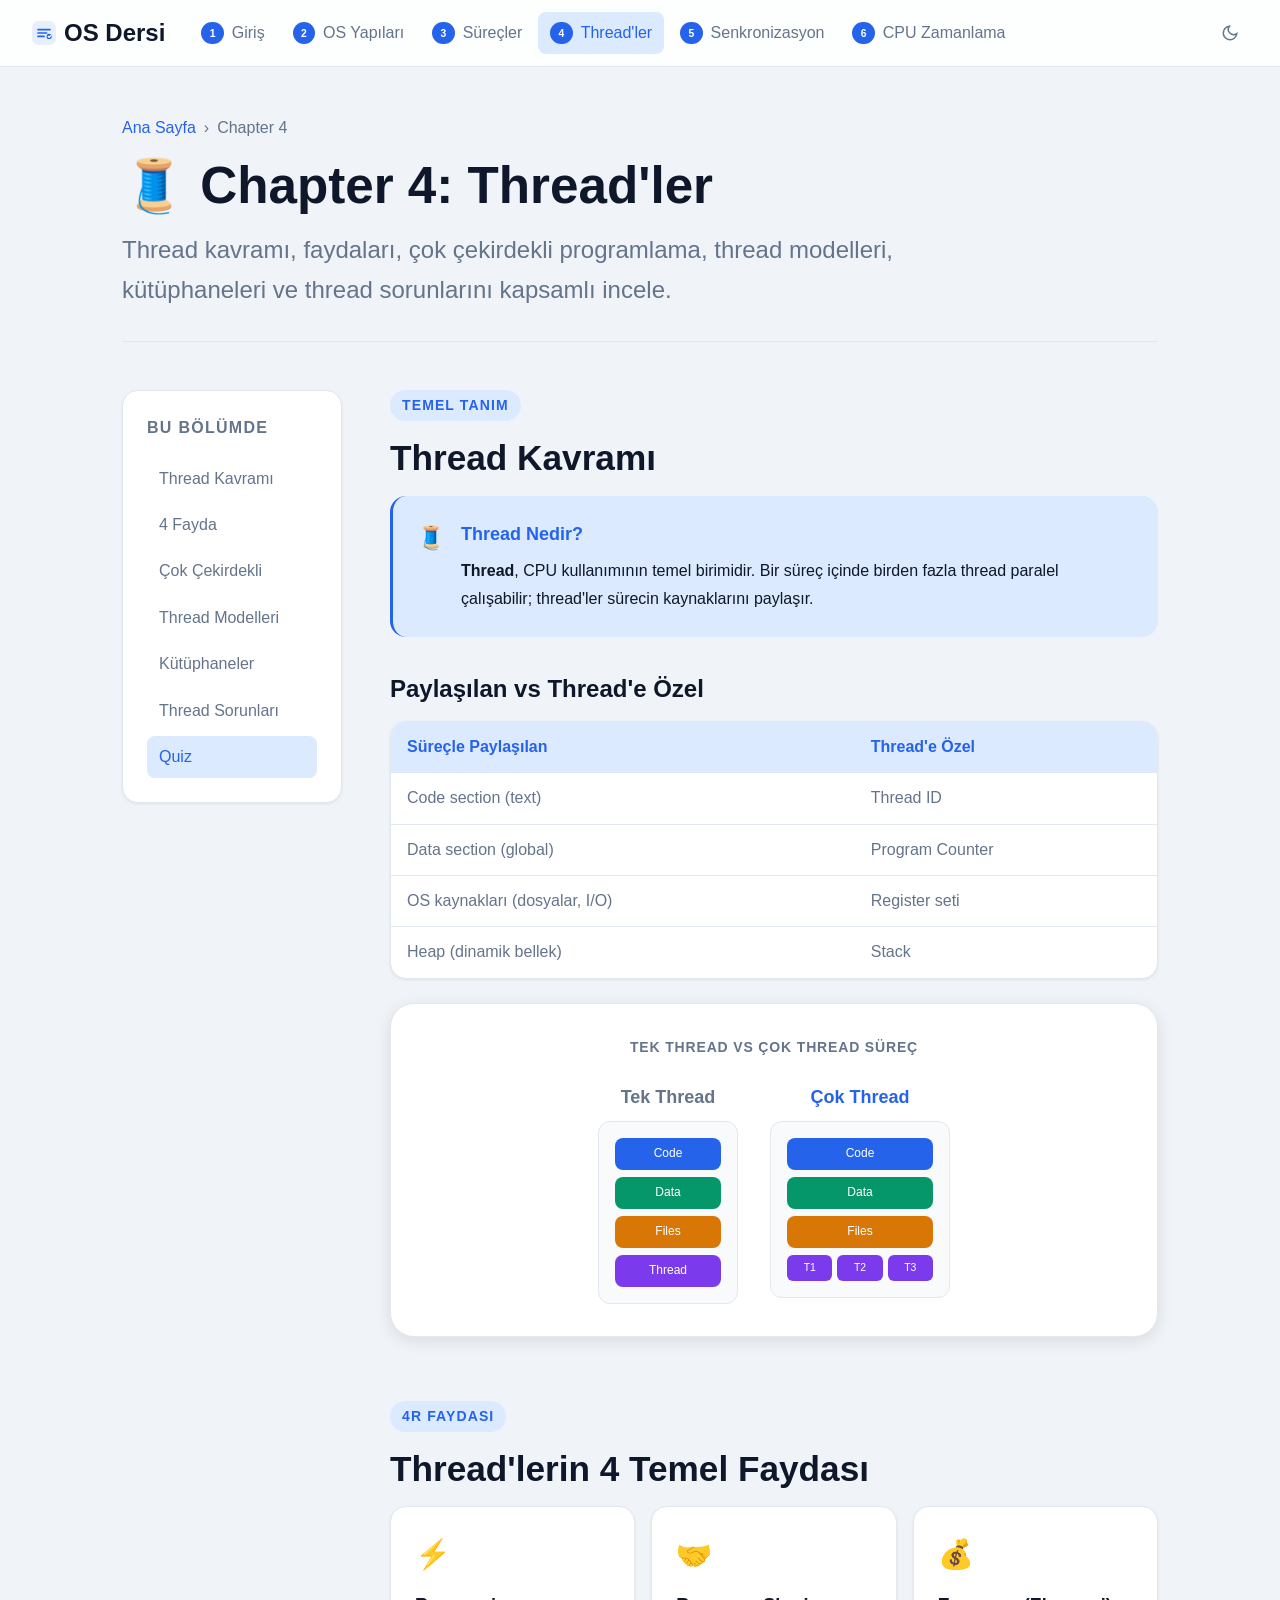
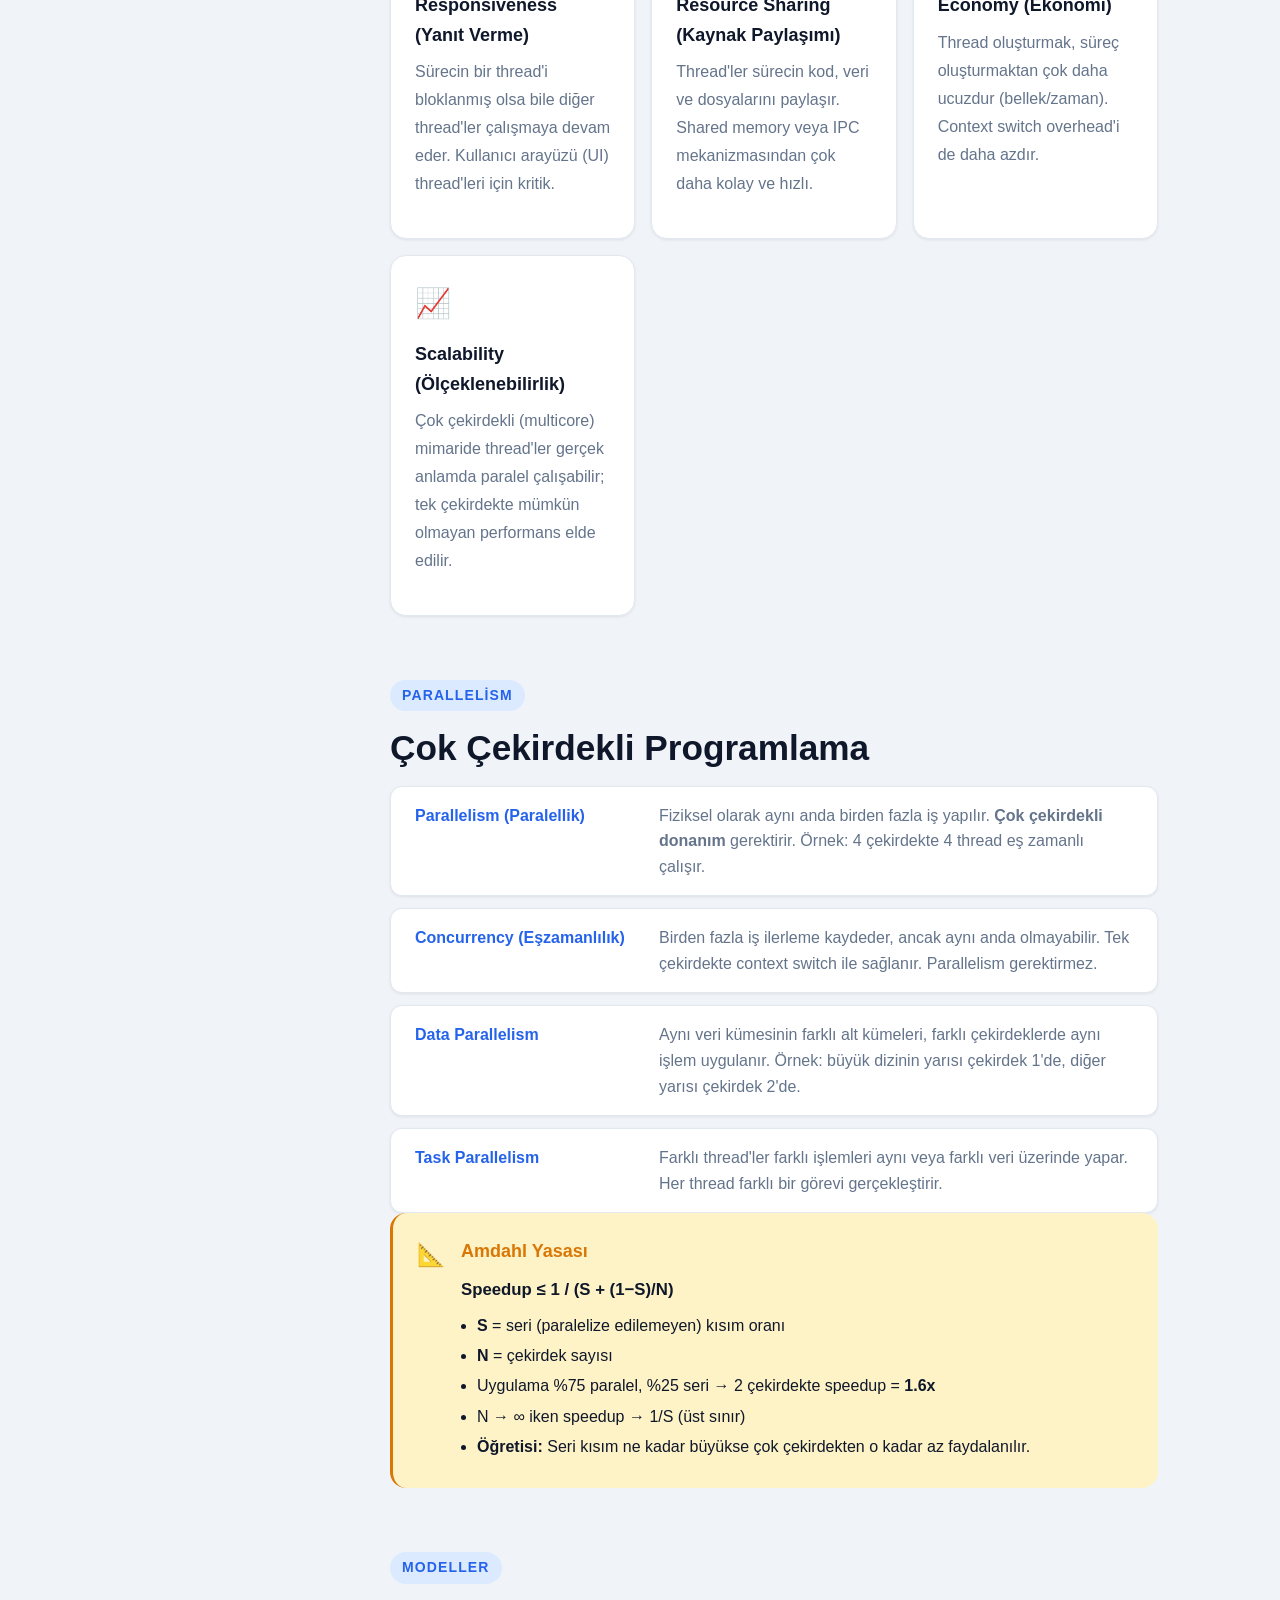
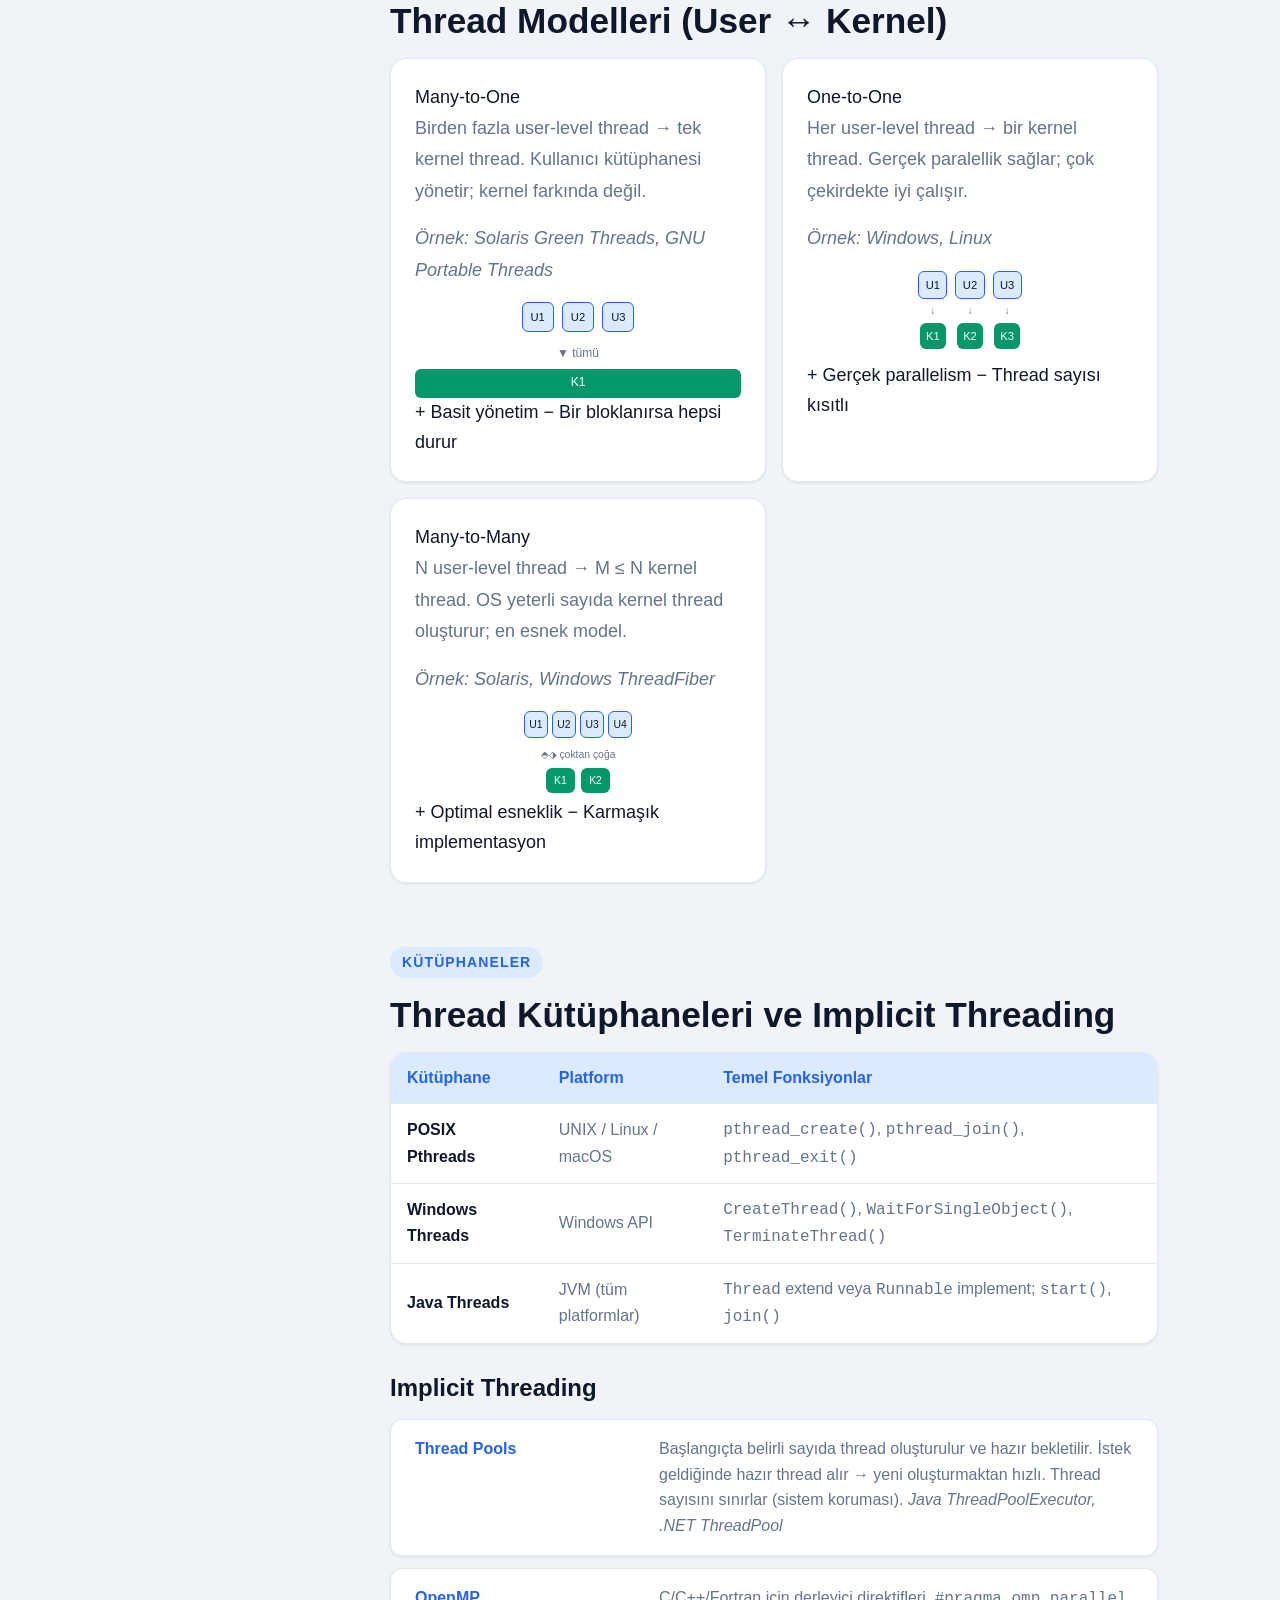
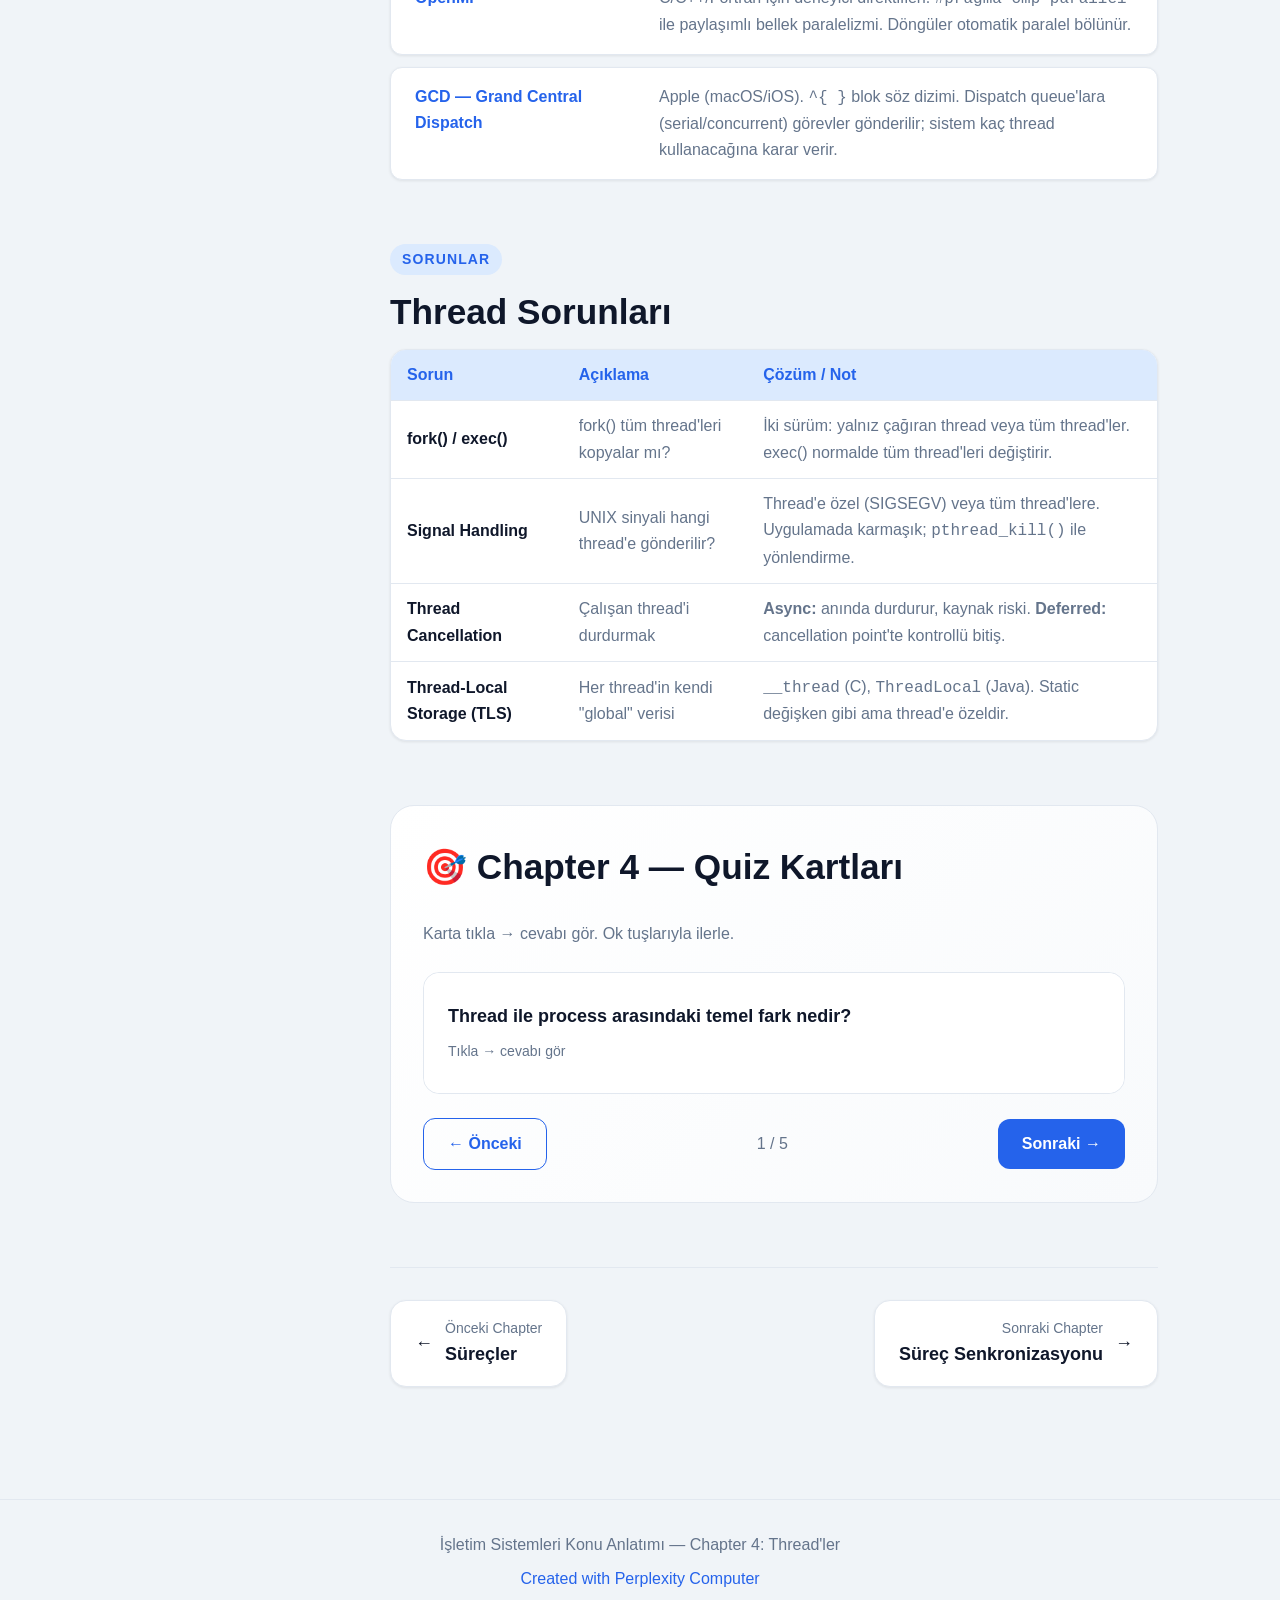
<file: chapters/ch4.html>
<!DOCTYPE html>
<html lang="tr" data-theme="light">
<head>
<!--
   ______                            __
  / ____/___  ____ ___  ____  __  __/ /____  _____
 / /   / __ \/ __ `__ \/ __ \/ / / / __/ _ \/ ___/
/ /___/ /_/ / / / / / / /_/ / /_/ / /_/  __/ /
\____/\____/_/ /_/ /_/ .___/\__,_/\__/\___/_/
                    /_/
        Created with Perplexity Computer
        https://www.perplexity.ai/computer
-->
<meta name="generator" content="Perplexity Computer">
<meta name="author" content="Perplexity Computer">
<meta property="og:see_also" content="https://www.perplexity.ai/computer">
<link rel="author" href="https://www.perplexity.ai/computer">
<meta charset="UTF-8">
<meta name="viewport" content="width=device-width, initial-scale=1.0">
<title>Chapter 4 — Thread'ler | OS Dersi</title>
<link rel="stylesheet" href="../css/style.css">
</head>
<body>

<nav class="nav">
  <a href="../index.html" class="nav-logo">
    <svg width="24" height="24" viewBox="0 0 28 28" fill="none"><rect width="28" height="28" rx="8" fill="currentColor" opacity="0.1"/><path d="M7 10h14M7 14h10M7 18h7" stroke="currentColor" stroke-width="2" stroke-linecap="round"/><circle cx="20" cy="18" r="3" fill="currentColor"/><path d="M19 18l1 1 2-2" stroke="white" stroke-width="1.5" stroke-linecap="round" stroke-linejoin="round"/></svg>
    OS Dersi
  </a>
  <ul class="nav-links" role="list">
    <li><a href="ch1.html"><span class="ch-num">1</span> Giriş</a></li>
    <li><a href="ch2.html"><span class="ch-num">2</span> OS Yapıları</a></li>
    <li><a href="ch3.html"><span class="ch-num">3</span> Süreçler</a></li>
    <li><a href="ch4.html" class="active"><span class="ch-num">4</span> Thread'ler</a></li>
    <li><a href="ch5.html"><span class="ch-num">5</span> Senkronizasyon</a></li>
    <li><a href="ch6.html"><span class="ch-num">6</span> CPU Zamanlama</a></li>
  </ul>
  <div class="nav-actions">
    <button class="theme-toggle" data-theme-toggle aria-label="Toggle theme">
      <svg width="18" height="18" viewBox="0 0 24 24" fill="none" stroke="currentColor" stroke-width="2"><path d="M21 12.79A9 9 0 1 1 11.21 3 7 7 0 0 0 21 12.79z"/></svg>
    </button>
  </div>
</nav>

<div class="ch-page">
  <div class="ch-page-header">
    <nav class="ch-breadcrumb" aria-label="breadcrumb">
      <a href="../index.html">Ana Sayfa</a>
      <span>›</span>
      <span>Chapter 4</span>
    </nav>
    <h1>🧵 Chapter 4: Thread'ler</h1>
    <p class="ch-intro">Thread kavramı, faydaları, çok çekirdekli programlama, thread modelleri, kütüphaneleri ve thread sorunlarını kapsamlı incele.</p>
  </div>

  <div class="ch-layout">
    <!-- TOC -->
    <aside>
      <nav class="toc">
        <h4>Bu Bölümde</h4>
        <ul class="toc-list">
          <li><a href="#concept">Thread Kavramı</a></li>
          <li><a href="#benefits">4 Fayda</a></li>
          <li><a href="#multicore">Çok Çekirdekli</a></li>
          <li><a href="#models">Thread Modelleri</a></li>
          <li><a href="#libraries">Kütüphaneler</a></li>
          <li><a href="#issues">Thread Sorunları</a></li>
          <li><a href="#quiz">Quiz</a></li>
        </ul>
      </nav>
    </aside>

    <!-- Content -->
    <main>

      <!-- Thread Concept -->
      <section class="section" id="concept">
        <div class="section-label">Temel Tanım</div>
        <h2>Thread Kavramı</h2>

        <div class="callout info">
          <div class="callout-icon">🧵</div>
          <div class="callout-body">
            <h4>Thread Nedir?</h4>
            <p><strong>Thread</strong>, CPU kullanımının temel birimidir. Bir süreç içinde birden fazla thread paralel çalışabilir; thread'ler sürecin kaynaklarını paylaşır.</p>
          </div>
        </div>

        <h3>Paylaşılan vs Thread'e Özel</h3>
        <table class="data-table">
          <thead>
            <tr>
              <th>Süreçle Paylaşılan</th>
              <th>Thread'e Özel</th>
            </tr>
          </thead>
          <tbody>
            <tr><td>Code section (text)</td><td>Thread ID</td></tr>
            <tr><td>Data section (global)</td><td>Program Counter</td></tr>
            <tr><td>OS kaynakları (dosyalar, I/O)</td><td>Register seti</td></tr>
            <tr><td>Heap (dinamik bellek)</td><td>Stack</td></tr>
          </tbody>
        </table>

        <div class="diagram-box" style="margin-top:1.5rem">
          <div class="diagram-title">Tek Thread vs Çok Thread Süreç</div>
          <div style="display:flex;gap:2rem;justify-content:center;flex-wrap:wrap;align-items:flex-start">
            <div style="text-align:center">
              <div style="font-weight:700;margin-bottom:0.5rem;color:var(--muted)">Tek Thread</div>
              <div style="background:var(--surface2);border:1px solid var(--border);border-radius:var(--r-lg);padding:1rem;width:140px">
                <div style="background:var(--accent);color:white;border-radius:var(--r-md);padding:0.4rem;font-size:0.75rem;margin-bottom:0.4rem">Code</div>
                <div style="background:var(--green);color:white;border-radius:var(--r-md);padding:0.4rem;font-size:0.75rem;margin-bottom:0.4rem">Data</div>
                <div style="background:var(--orange);color:white;border-radius:var(--r-md);padding:0.4rem;font-size:0.75rem;margin-bottom:0.4rem">Files</div>
                <div style="background:var(--purple);color:white;border-radius:var(--r-md);padding:0.4rem;font-size:0.75rem">Thread</div>
              </div>
            </div>
            <div style="text-align:center">
              <div style="font-weight:700;margin-bottom:0.5rem;color:var(--accent)">Çok Thread</div>
              <div style="background:var(--surface2);border:1px solid var(--border);border-radius:var(--r-lg);padding:1rem;width:180px">
                <div style="background:var(--accent);color:white;border-radius:var(--r-md);padding:0.4rem;font-size:0.75rem;margin-bottom:0.4rem">Code</div>
                <div style="background:var(--green);color:white;border-radius:var(--r-md);padding:0.4rem;font-size:0.75rem;margin-bottom:0.4rem">Data</div>
                <div style="background:var(--orange);color:white;border-radius:var(--r-md);padding:0.4rem;font-size:0.75rem;margin-bottom:0.4rem">Files</div>
                <div style="display:flex;gap:0.3rem;margin-top:0.3rem">
                  <div style="background:var(--purple);color:white;border-radius:var(--r-sm);padding:0.3rem;font-size:0.65rem;flex:1">T1</div>
                  <div style="background:var(--purple);color:white;border-radius:var(--r-sm);padding:0.3rem;font-size:0.65rem;flex:1">T2</div>
                  <div style="background:var(--purple);color:white;border-radius:var(--r-sm);padding:0.3rem;font-size:0.65rem;flex:1">T3</div>
                </div>
              </div>
            </div>
          </div>
        </div>
      </section>

      <!-- Benefits -->
      <section class="section" id="benefits">
        <div class="section-label">4R Faydası</div>
        <h2>Thread'lerin 4 Temel Faydası</h2>

        <div class="feature-grid">
          <div class="feature-item">
            <div class="fi-icon">⚡</div>
            <h4>Responsiveness (Yanıt Verme)</h4>
            <p>Sürecin bir thread'i bloklanmış olsa bile diğer thread'ler çalışmaya devam eder. Kullanıcı arayüzü (UI) thread'leri için kritik.</p>
          </div>
          <div class="feature-item">
            <div class="fi-icon">🤝</div>
            <h4>Resource Sharing (Kaynak Paylaşımı)</h4>
            <p>Thread'ler sürecin kod, veri ve dosyalarını paylaşır. Shared memory veya IPC mekanizmasından çok daha kolay ve hızlı.</p>
          </div>
          <div class="feature-item">
            <div class="fi-icon">💰</div>
            <h4>Economy (Ekonomi)</h4>
            <p>Thread oluşturmak, süreç oluşturmaktan çok daha ucuzdur (bellek/zaman). Context switch overhead'i de daha azdır.</p>
          </div>
          <div class="feature-item">
            <div class="fi-icon">📈</div>
            <h4>Scalability (Ölçeklenebilirlik)</h4>
            <p>Çok çekirdekli (multicore) mimaride thread'ler gerçek anlamda paralel çalışabilir; tek çekirdekte mümkün olmayan performans elde edilir.</p>
          </div>
        </div>
      </section>

      <!-- Multicore Programming -->
      <section class="section" id="multicore">
        <div class="section-label">Parallelism</div>
        <h2>Çok Çekirdekli Programlama</h2>

        <div class="def-list">
          <div class="def-item">
            <div class="def-term">Parallelism (Paralellik)</div>
            <div class="def-desc">Fiziksel olarak aynı anda birden fazla iş yapılır. <strong>Çok çekirdekli donanım</strong> gerektirir. Örnek: 4 çekirdekte 4 thread eş zamanlı çalışır.</div>
          </div>
          <div class="def-item">
            <div class="def-term">Concurrency (Eşzamanlılık)</div>
            <div class="def-desc">Birden fazla iş ilerleme kaydeder, ancak aynı anda olmayabilir. Tek çekirdekte context switch ile sağlanır. Parallelism gerektirmez.</div>
          </div>
          <div class="def-item">
            <div class="def-term">Data Parallelism</div>
            <div class="def-desc">Aynı veri kümesinin farklı alt kümeleri, farklı çekirdeklerde aynı işlem uygulanır. Örnek: büyük dizinin yarısı çekirdek 1'de, diğer yarısı çekirdek 2'de.</div>
          </div>
          <div class="def-item">
            <div class="def-term">Task Parallelism</div>
            <div class="def-desc">Farklı thread'ler farklı işlemleri aynı veya farklı veri üzerinde yapar. Her thread farklı bir görevi gerçekleştirir.</div>
          </div>
        </div>

        <div class="callout warn">
          <div class="callout-icon">📐</div>
          <div class="callout-body">
            <h4>Amdahl Yasası</h4>
            <p style="font-size:1.05rem;font-weight:700;margin-bottom:0.5rem">Speedup ≤ 1 / (S + (1−S)/N)</p>
            <ul>
              <li><strong>S</strong> = seri (paralelize edilemeyen) kısım oranı</li>
              <li><strong>N</strong> = çekirdek sayısı</li>
              <li>Uygulama %75 paralel, %25 seri → 2 çekirdekte speedup = <strong>1.6x</strong></li>
              <li>N → ∞ iken speedup → 1/S (üst sınır)</li>
              <li><strong>Öğretisi:</strong> Seri kısım ne kadar büyükse çok çekirdekten o kadar az faydalanılır.</li>
            </ul>
          </div>
        </div>
      </section>

      <!-- Thread Models -->
      <section class="section" id="models">
        <div class="section-label">Modeller</div>
        <h2>Thread Modelleri (User ↔ Kernel)</h2>

        <div class="algo-grid">
          <div class="algo-card">
            <div class="algo-header">Many-to-One</div>
            <div class="algo-body">
              <p>Birden fazla user-level thread → tek kernel thread. Kullanıcı kütüphanesi yönetir; kernel farkında değil.</p>
              <p><em>Örnek: Solaris Green Threads, GNU Portable Threads</em></p>
              <div style="display:flex;gap:0.5rem;margin:0.75rem 0;justify-content:center">
                <div style="background:var(--accent-hl);border:1px solid var(--accent);border-radius:var(--r-sm);padding:0.3rem 0.5rem;font-size:0.7rem">U1</div>
                <div style="background:var(--accent-hl);border:1px solid var(--accent);border-radius:var(--r-sm);padding:0.3rem 0.5rem;font-size:0.7rem">U2</div>
                <div style="background:var(--accent-hl);border:1px solid var(--accent);border-radius:var(--r-sm);padding:0.3rem 0.5rem;font-size:0.7rem">U3</div>
              </div>
              <div style="text-align:center;color:var(--muted);font-size:0.75rem">▼ tümü</div>
              <div style="background:var(--green);color:white;border-radius:var(--r-sm);padding:0.3rem;text-align:center;font-size:0.75rem;margin-top:0.3rem">K1</div>
              <div class="algo-pros-cons">
                <span class="pro">+ Basit yönetim</span>
                <span class="con">− Bir bloklanırsa hepsi durur</span>
              </div>
            </div>
          </div>
          <div class="algo-card">
            <div class="algo-header">One-to-One</div>
            <div class="algo-body">
              <p>Her user-level thread → bir kernel thread. Gerçek paralellik sağlar; çok çekirdekte iyi çalışır.</p>
              <p><em>Örnek: Windows, Linux</em></p>
              <div style="display:flex;gap:0.5rem;margin:0.75rem 0;justify-content:center">
                <div style="display:flex;flex-direction:column;align-items:center;gap:0.2rem">
                  <div style="background:var(--accent-hl);border:1px solid var(--accent);border-radius:var(--r-sm);padding:0.25rem 0.4rem;font-size:0.7rem">U1</div>
                  <div style="color:var(--muted);font-size:0.65rem">↓</div>
                  <div style="background:var(--green);color:white;border-radius:var(--r-sm);padding:0.25rem 0.4rem;font-size:0.7rem">K1</div>
                </div>
                <div style="display:flex;flex-direction:column;align-items:center;gap:0.2rem">
                  <div style="background:var(--accent-hl);border:1px solid var(--accent);border-radius:var(--r-sm);padding:0.25rem 0.4rem;font-size:0.7rem">U2</div>
                  <div style="color:var(--muted);font-size:0.65rem">↓</div>
                  <div style="background:var(--green);color:white;border-radius:var(--r-sm);padding:0.25rem 0.4rem;font-size:0.7rem">K2</div>
                </div>
                <div style="display:flex;flex-direction:column;align-items:center;gap:0.2rem">
                  <div style="background:var(--accent-hl);border:1px solid var(--accent);border-radius:var(--r-sm);padding:0.25rem 0.4rem;font-size:0.7rem">U3</div>
                  <div style="color:var(--muted);font-size:0.65rem">↓</div>
                  <div style="background:var(--green);color:white;border-radius:var(--r-sm);padding:0.25rem 0.4rem;font-size:0.7rem">K3</div>
                </div>
              </div>
              <div class="algo-pros-cons">
                <span class="pro">+ Gerçek parallelism</span>
                <span class="con">− Thread sayısı kısıtlı</span>
              </div>
            </div>
          </div>
          <div class="algo-card">
            <div class="algo-header">Many-to-Many</div>
            <div class="algo-body">
              <p>N user-level thread → M ≤ N kernel thread. OS yeterli sayıda kernel thread oluşturur; en esnek model.</p>
              <p><em>Örnek: Solaris, Windows ThreadFiber</em></p>
              <div style="display:flex;gap:0.3rem;margin:0.5rem 0;justify-content:center">
                <div style="background:var(--accent-hl);border:1px solid var(--accent);border-radius:var(--r-sm);padding:0.25rem;font-size:0.65rem">U1</div>
                <div style="background:var(--accent-hl);border:1px solid var(--accent);border-radius:var(--r-sm);padding:0.25rem;font-size:0.65rem">U2</div>
                <div style="background:var(--accent-hl);border:1px solid var(--accent);border-radius:var(--r-sm);padding:0.25rem;font-size:0.65rem">U3</div>
                <div style="background:var(--accent-hl);border:1px solid var(--accent);border-radius:var(--r-sm);padding:0.25rem;font-size:0.65rem">U4</div>
              </div>
              <div style="text-align:center;color:var(--muted);font-size:0.65rem">⬘⬗ çoktan çoğa</div>
              <div style="display:flex;gap:0.4rem;margin:0.3rem 0;justify-content:center">
                <div style="background:var(--green);color:white;border-radius:var(--r-sm);padding:0.25rem 0.5rem;font-size:0.65rem">K1</div>
                <div style="background:var(--green);color:white;border-radius:var(--r-sm);padding:0.25rem 0.5rem;font-size:0.65rem">K2</div>
              </div>
              <div class="algo-pros-cons">
                <span class="pro">+ Optimal esneklik</span>
                <span class="con">− Karmaşık implementasyon</span>
              </div>
            </div>
          </div>
        </div>
      </section>

      <!-- Thread Libraries -->
      <section class="section" id="libraries">
        <div class="section-label">Kütüphaneler</div>
        <h2>Thread Kütüphaneleri ve Implicit Threading</h2>

        <table class="data-table">
          <thead>
            <tr>
              <th>Kütüphane</th>
              <th>Platform</th>
              <th>Temel Fonksiyonlar</th>
            </tr>
          </thead>
          <tbody>
            <tr><td class="hl">POSIX Pthreads</td><td>UNIX / Linux / macOS</td><td><code>pthread_create()</code>, <code>pthread_join()</code>, <code>pthread_exit()</code></td></tr>
            <tr><td class="hl">Windows Threads</td><td>Windows API</td><td><code>CreateThread()</code>, <code>WaitForSingleObject()</code>, <code>TerminateThread()</code></td></tr>
            <tr><td class="hl">Java Threads</td><td>JVM (tüm platformlar)</td><td><code>Thread</code> extend veya <code>Runnable</code> implement; <code>start()</code>, <code>join()</code></td></tr>
          </tbody>
        </table>

        <h3 style="margin-top:1.5rem">Implicit Threading</h3>
        <div class="def-list">
          <div class="def-item">
            <div class="def-term">Thread Pools</div>
            <div class="def-desc">Başlangıçta belirli sayıda thread oluşturulur ve hazır bekletilir. İstek geldiğinde hazır thread alır → yeni oluşturmaktan hızlı. Thread sayısını sınırlar (sistem koruması). <em>Java ThreadPoolExecutor, .NET ThreadPool</em></div>
          </div>
          <div class="def-item">
            <div class="def-term">OpenMP</div>
            <div class="def-desc">C/C++/Fortran için derleyici direktifleri. <code>#pragma omp parallel</code> ile paylaşımlı bellek paralelizmi. Döngüler otomatik paralel bölünür.</div>
          </div>
          <div class="def-item">
            <div class="def-term">GCD — Grand Central Dispatch</div>
            <div class="def-desc">Apple (macOS/iOS). <code>^{ }</code> blok söz dizimi. Dispatch queue'lara (serial/concurrent) görevler gönderilir; sistem kaç thread kullanacağına karar verir.</div>
          </div>
        </div>
      </section>

      <!-- Thread Issues -->
      <section class="section" id="issues">
        <div class="section-label">Sorunlar</div>
        <h2>Thread Sorunları</h2>

        <table class="data-table">
          <thead>
            <tr>
              <th>Sorun</th>
              <th>Açıklama</th>
              <th>Çözüm / Not</th>
            </tr>
          </thead>
          <tbody>
            <tr>
              <td class="hl">fork() / exec()</td>
              <td>fork() tüm thread'leri kopyalar mı?</td>
              <td>İki sürüm: yalnız çağıran thread veya tüm thread'ler. exec() normalde tüm thread'leri değiştirir.</td>
            </tr>
            <tr>
              <td class="hl">Signal Handling</td>
              <td>UNIX sinyali hangi thread'e gönderilir?</td>
              <td>Thread'e özel (SIGSEGV) veya tüm thread'lere. Uygulamada karmaşık; <code>pthread_kill()</code> ile yönlendirme.</td>
            </tr>
            <tr>
              <td class="hl">Thread Cancellation</td>
              <td>Çalışan thread'i durdurmak</td>
              <td><strong>Async:</strong> anında durdurur, kaynak riski. <strong>Deferred:</strong> cancellation point'te kontrollü bitiş.</td>
            </tr>
            <tr>
              <td class="hl">Thread-Local Storage (TLS)</td>
              <td>Her thread'in kendi "global" verisi</td>
              <td><code>__thread</code> (C), <code>ThreadLocal</code> (Java). Static değişken gibi ama thread'e özeldir.</td>
            </tr>
          </tbody>
        </table>
      </section>

      <!-- Quiz -->
      <section class="section quiz-section" id="quiz">
        <h3>🎯 Chapter 4 — Quiz Kartları</h3>
        <p style="color:var(--muted);font-size:var(--text-sm);margin-bottom:1.5rem">Karta tıkla → cevabı gör. Ok tuşlarıyla ilerle.</p>

        <div id="quiz4">
          <div class="flashcard">
            <div class="flashcard-inner">
              <div class="flashcard-front">
                <div class="flashcard-q">Thread ile process arasındaki temel fark nedir?</div>
                <div class="flashcard-hint">Tıkla → cevabı gör</div>
              </div>
              <div class="flashcard-back">
                <div class="flashcard-a">Process kendi adres alanına sahiptir. Thread'ler aynı süreç içinde kod, veri ve OS kaynaklarını paylaşır. Thread oluşturmak daha ucuzdur (lightweight).</div>
              </div>
            </div>
          </div>

          <div class="quiz-controls">
            <button class="btn btn-outline" data-prev>← Önceki</button>
            <span class="quiz-progress">1 / 5</span>
            <button class="btn btn-primary" data-next>Sonraki →</button>
          </div>
        </div>
      </section>

      <!-- Chapter Navigation -->
      <nav class="ch-nav-footer" aria-label="Chapter navigation">
        <a href="ch3.html" class="ch-nav-btn">
          <span>←</span>
          <div>
            <div class="label">Önceki Chapter</div>
            <div class="title">Süreçler</div>
          </div>
        </a>
        <a href="ch5.html" class="ch-nav-btn next">
          <div style="text-align:right">
            <div class="label">Sonraki Chapter</div>
            <div class="title">Süreç Senkronizasyonu</div>
          </div>
          <span>→</span>
        </a>
      </nav>

    </main>
  </div><!-- .ch-layout -->
</div><!-- .ch-page -->

<footer>
  <p>İşletim Sistemleri Konu Anlatımı &mdash; Chapter 4: Thread'ler</p>
  <p style="margin-top:0.5rem"><a href="https://www.perplexity.ai/computer" target="_blank" rel="noopener noreferrer">Created with Perplexity Computer</a></p>
</footer>

<script src="../js/main.js"></script>
<script>
document.addEventListener('DOMContentLoaded', function() {
  const questions = [
    { q: 'Thread ile process arasındaki temel fark nedir?', a: 'Process kendi adres alanına sahiptir. Thread\'ler aynı süreç içinde kod, veri ve OS kaynaklarını paylaşır. Thread oluşturmak daha ucuzdur (lightweight).' },
    { q: 'Parallelism ile Concurrency arasındaki fark nedir?', a: 'Parallelism: aynı anda gerçekten birden fazla iş (çok çekirdek). Concurrency: birden fazla iş ilerleme kaydeder ama aynı anda olmayabilir (tek çekirdek + context switch).' },
    { q: 'Amdahl Yasası ne söyler?', a: 'Speedup ≤ 1/(S+(1-S)/N). S=seri kısım, N=çekirdek. Seri kısım ne kadar büyükse çok çekirdekten o kadar az faydalanılır.' },
    { q: 'One-to-One modelin avantajı ve dezavantajı nedir?', a: 'Avantaj: gerçek parallelism; bir thread bloklanınca diğerleri devam eder. Dezavantaj: her user thread için kernel thread overhead\'i; thread sayısı kısıtlı.' },
    { q: 'Thread pool neden doğrudan thread oluşturmaktan iyidir?', a: 'Hazır thread kullanmak yeni oluşturmaktan hızlıdır. Thread sayısını sınırlar. Task oluşturma mekaniklerinden ayrılır.' },
  ];
  initQuiz('quiz4', questions);
});
</script>
<script data-pplx-inline-edit>
(function(){
  if(window===window.top)return;
  function inlineAll(orig,clone){
    if(orig.nodeType!==1)return;
    try{
      var cs=getComputedStyle(orig);
      var t='';
      for(var i=0;i<cs.length;i++){t+=cs[i]+':'+cs.getPropertyValue(cs[i])+';';}
      clone.style.cssText=t;
    }catch(e){}
    var oc=orig.children,cc=clone.children;
    for(var j=0;j<oc.length&&j<cc.length;j++){inlineAll(oc[j],cc[j]);}
  }
  function stripExternal(clone){
    var imgs=clone.querySelectorAll('img');
    for(var i=0;i<imgs.length;i++){
      var s=imgs[i].getAttribute('src');
      if(s&&!s.startsWith('data:'))imgs[i].removeAttribute('src');
    }
    var all=clone.querySelectorAll('*');
    for(var i=0;i<all.length;i++){
      var st=all[i].style.cssText;
      if(st&&st.indexOf('url(')>=0){
        all[i].style.cssText=st.replace(/url\(["']?(?!data:)[^)"']*["']?\)/gi,'none');
      }
    }
  }
  window.addEventListener('message',function(e){
    if(!e.data||e.data.type!=='INLINE_EDIT_CAPTURE_REQUEST')return;
    var scrollX=window.scrollX||window.pageXOffset||0;
    var scrollY=window.scrollY||window.pageYOffset||0;
    var w=window.innerWidth,h=window.innerHeight;
    try{
      var clone=document.documentElement.cloneNode(true);
      var rm=clone.querySelectorAll('script,link[rel="stylesheet"],style');
      for(var i=0;i<rm.length;i++){rm[i].remove();}
      inlineAll(document.documentElement,clone);
      stripExternal(clone);
      var html=new XMLSerializer().serializeToString(clone);
      var svg='<svg xmlns="http://www.w3.org/2000/svg" width="'+w+'" height="'+h+'">'
        +'<foreignObject width="100%" height="100%">'
        +'<div xmlns="http://www.w3.org/1999/xhtml" style="width:'+w+'px;height:'+h+'px;overflow:hidden">'
        +'<div style="transform:translate(-'+scrollX+'px,-'+scrollY+'px);transform-origin:top left">'
        +html+'</div></div></foreignObject></svg>';
      var svgUrl='data:image/svg+xml;charset=utf-8,'+encodeURIComponent(svg);
      var img=new Image();
      img.onload=function(){
        var c=document.createElement('canvas');c.width=w;c.height=h;
        c.getContext('2d').drawImage(img,0,0);
        window.parent.postMessage({type:'INLINE_EDIT_SCREENSHOT_RESULT',dataUrl:c.toDataURL('image/png'),scrollX:scrollX,scrollY:scrollY},'*');
      };
      img.onerror=function(){
        window.parent.postMessage({type:'INLINE_EDIT_SCREENSHOT_RESULT',dataUrl:null,scrollX:scrollX,scrollY:scrollY},'*');
      };
      img.src=svgUrl;
    }catch(err){
      window.parent.postMessage({type:'INLINE_EDIT_SCREENSHOT_RESULT',dataUrl:null,scrollX:scrollX,scrollY:scrollY},'*');
    }
  });
})();
</script></body>
</html>
</file>
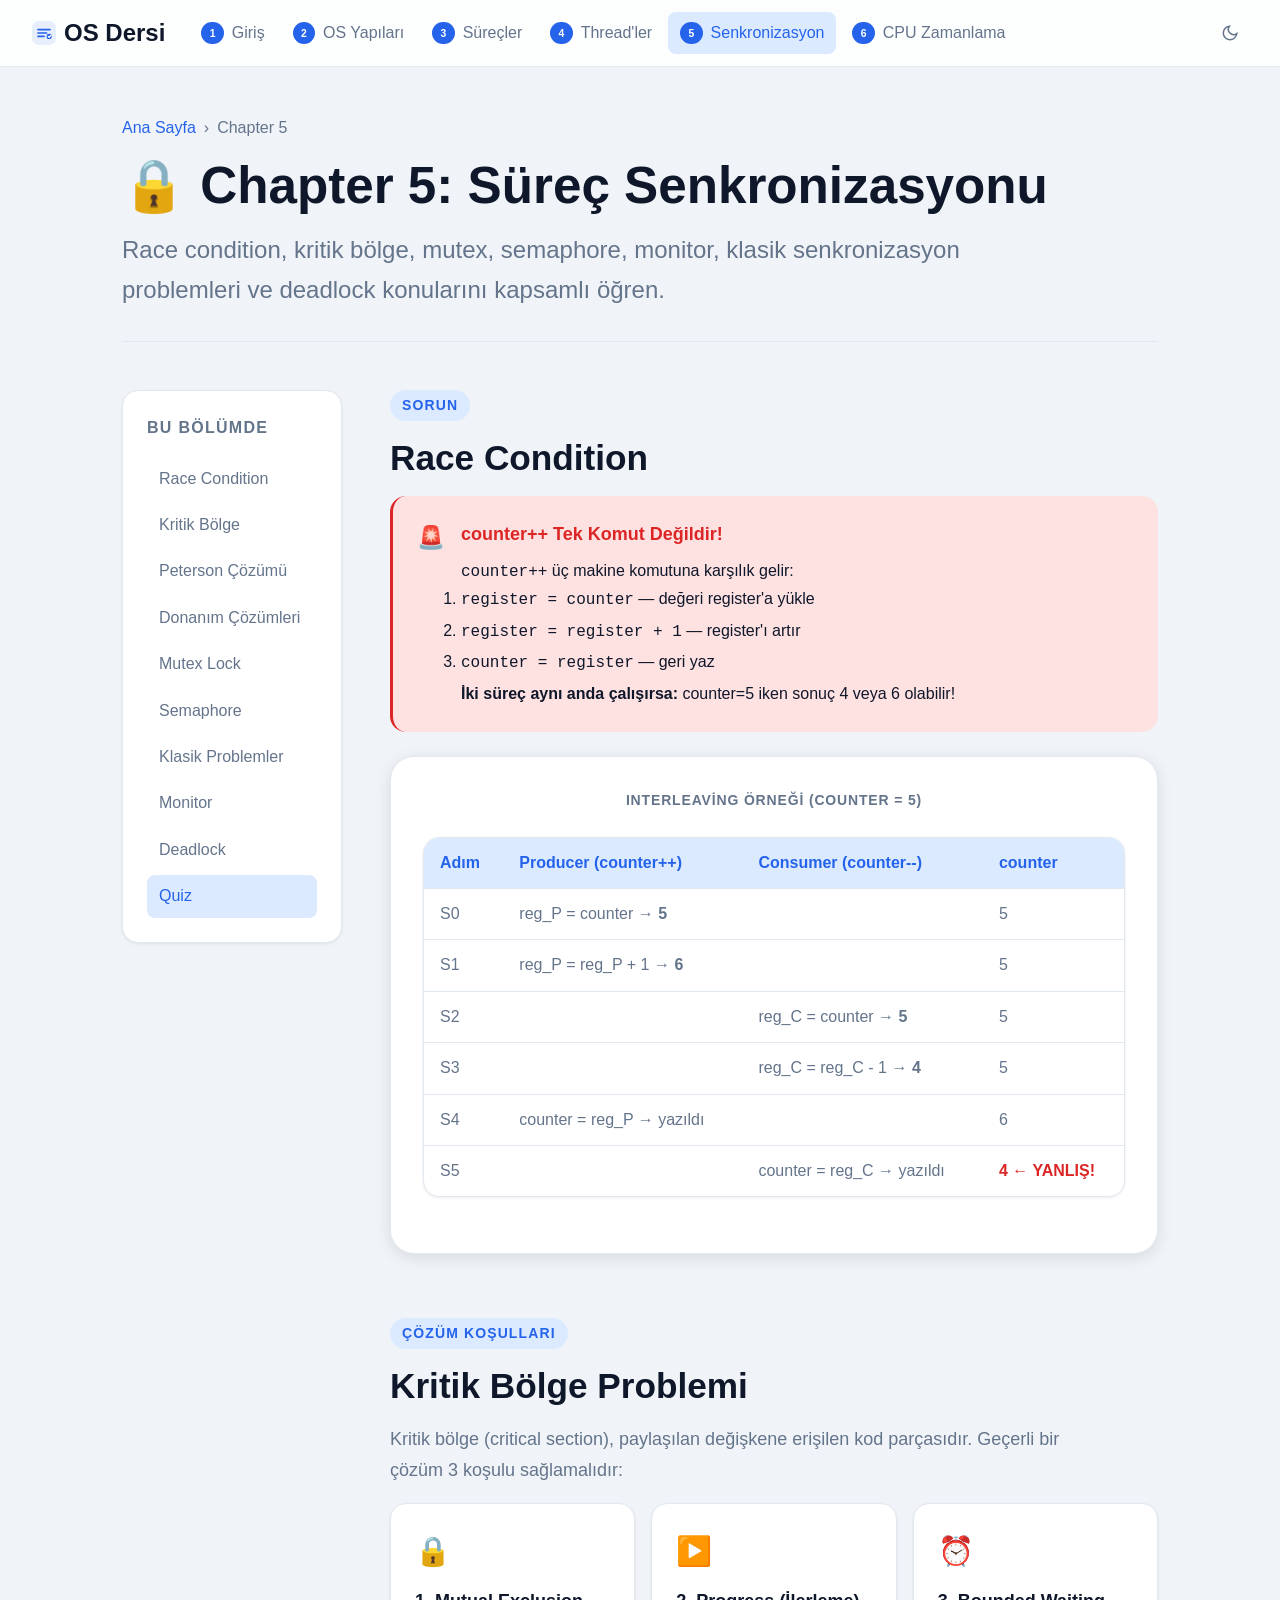
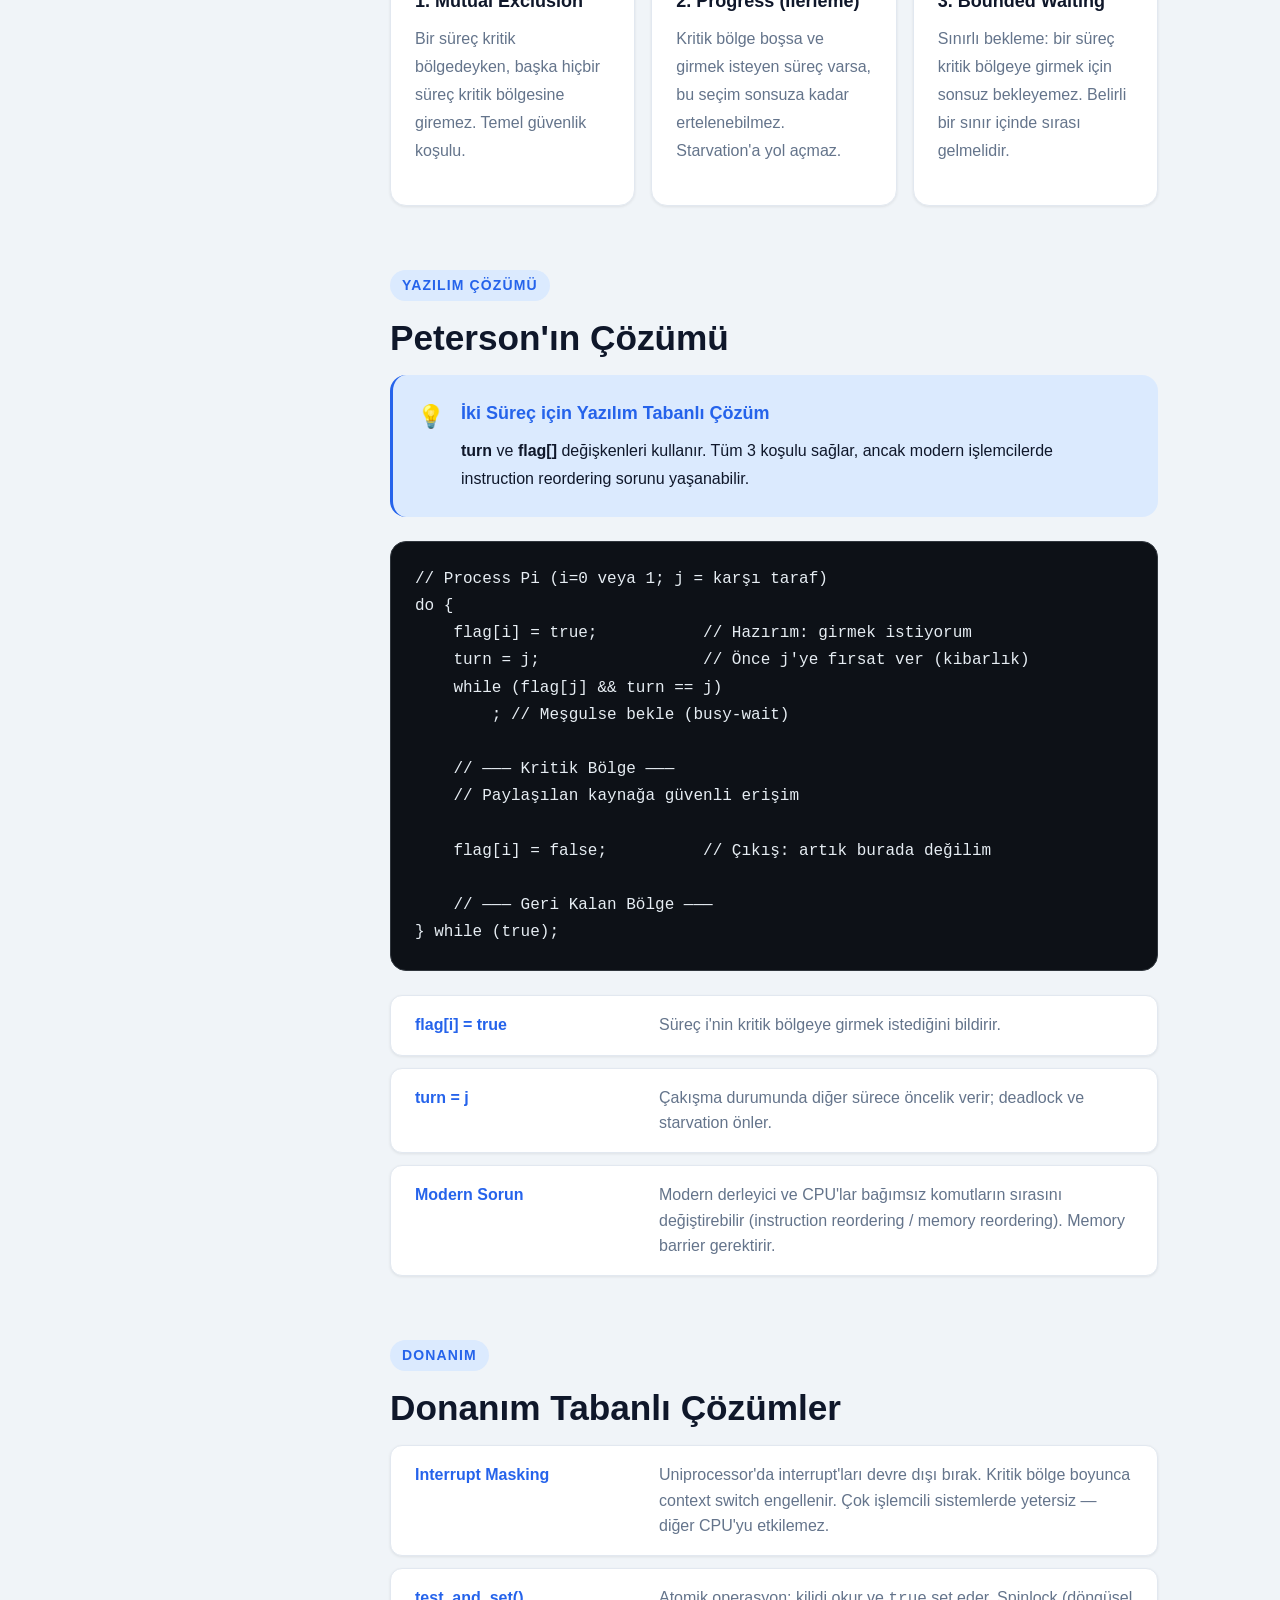
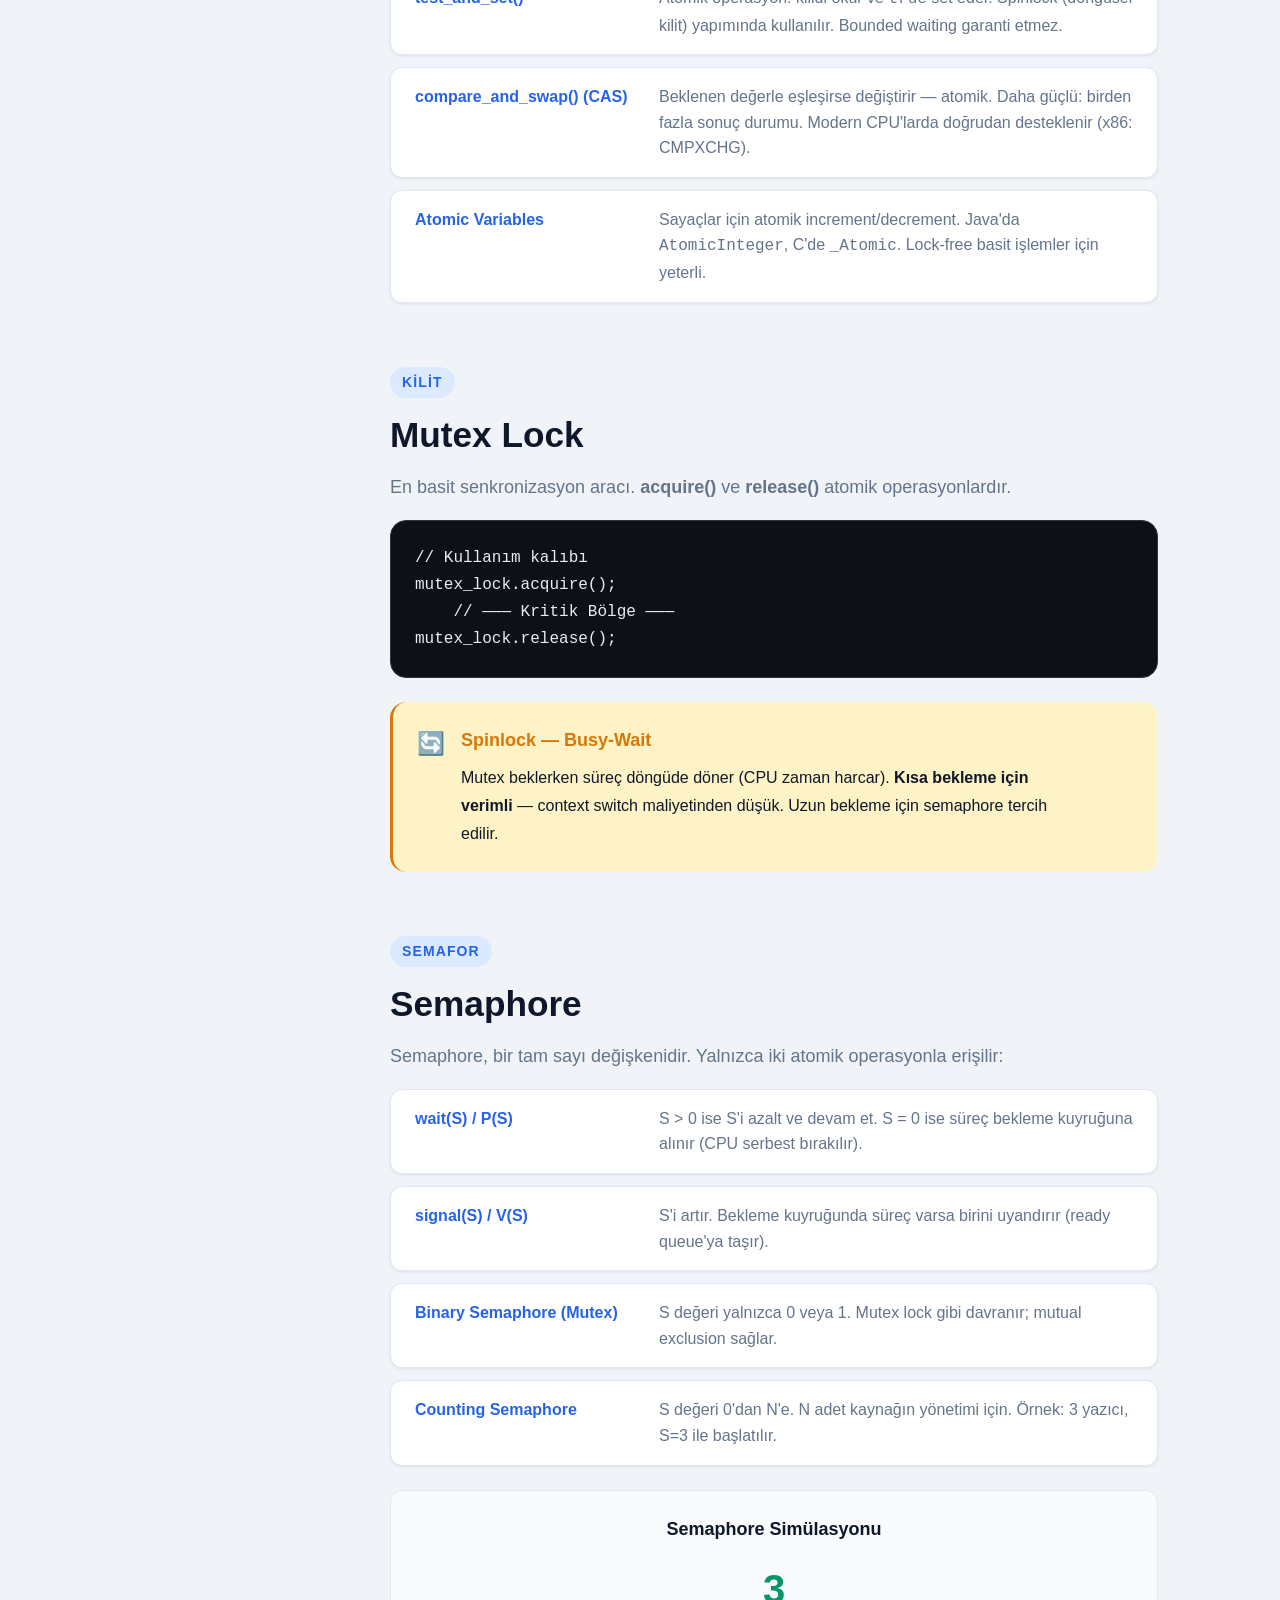
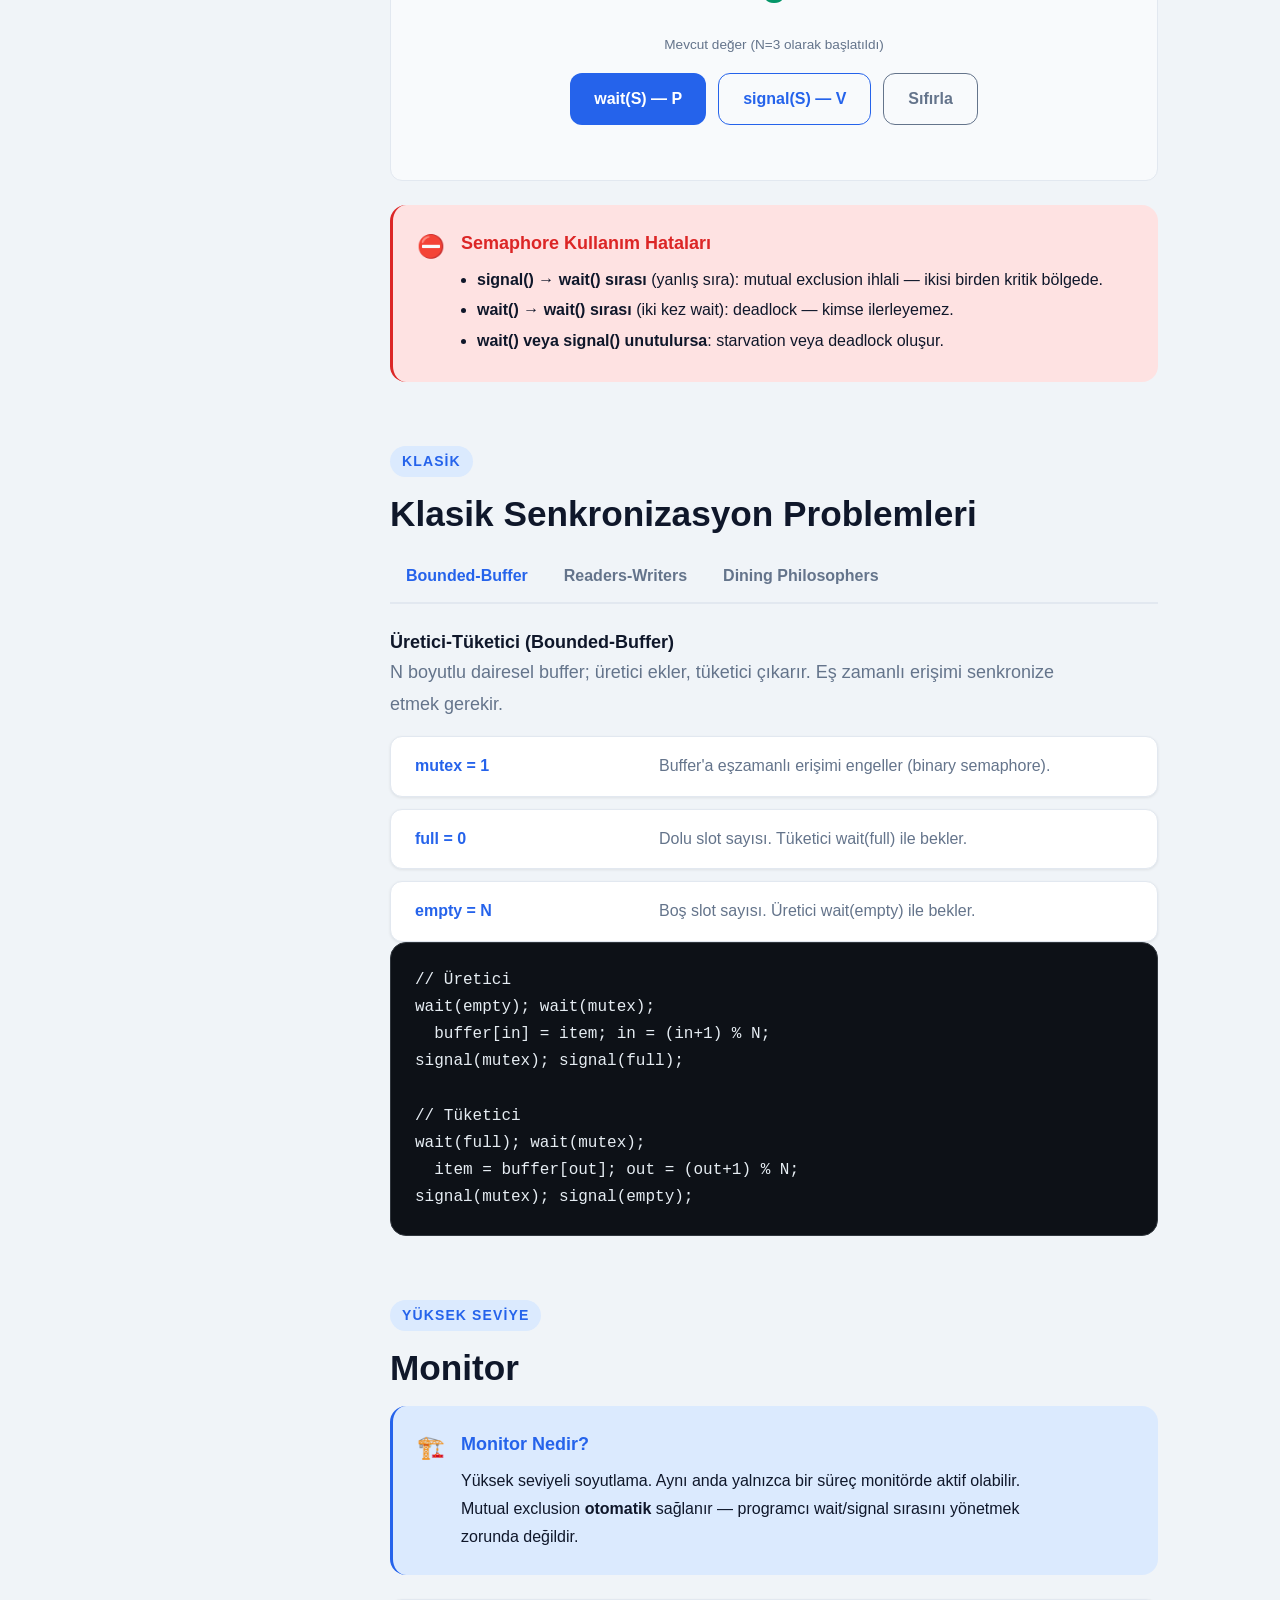
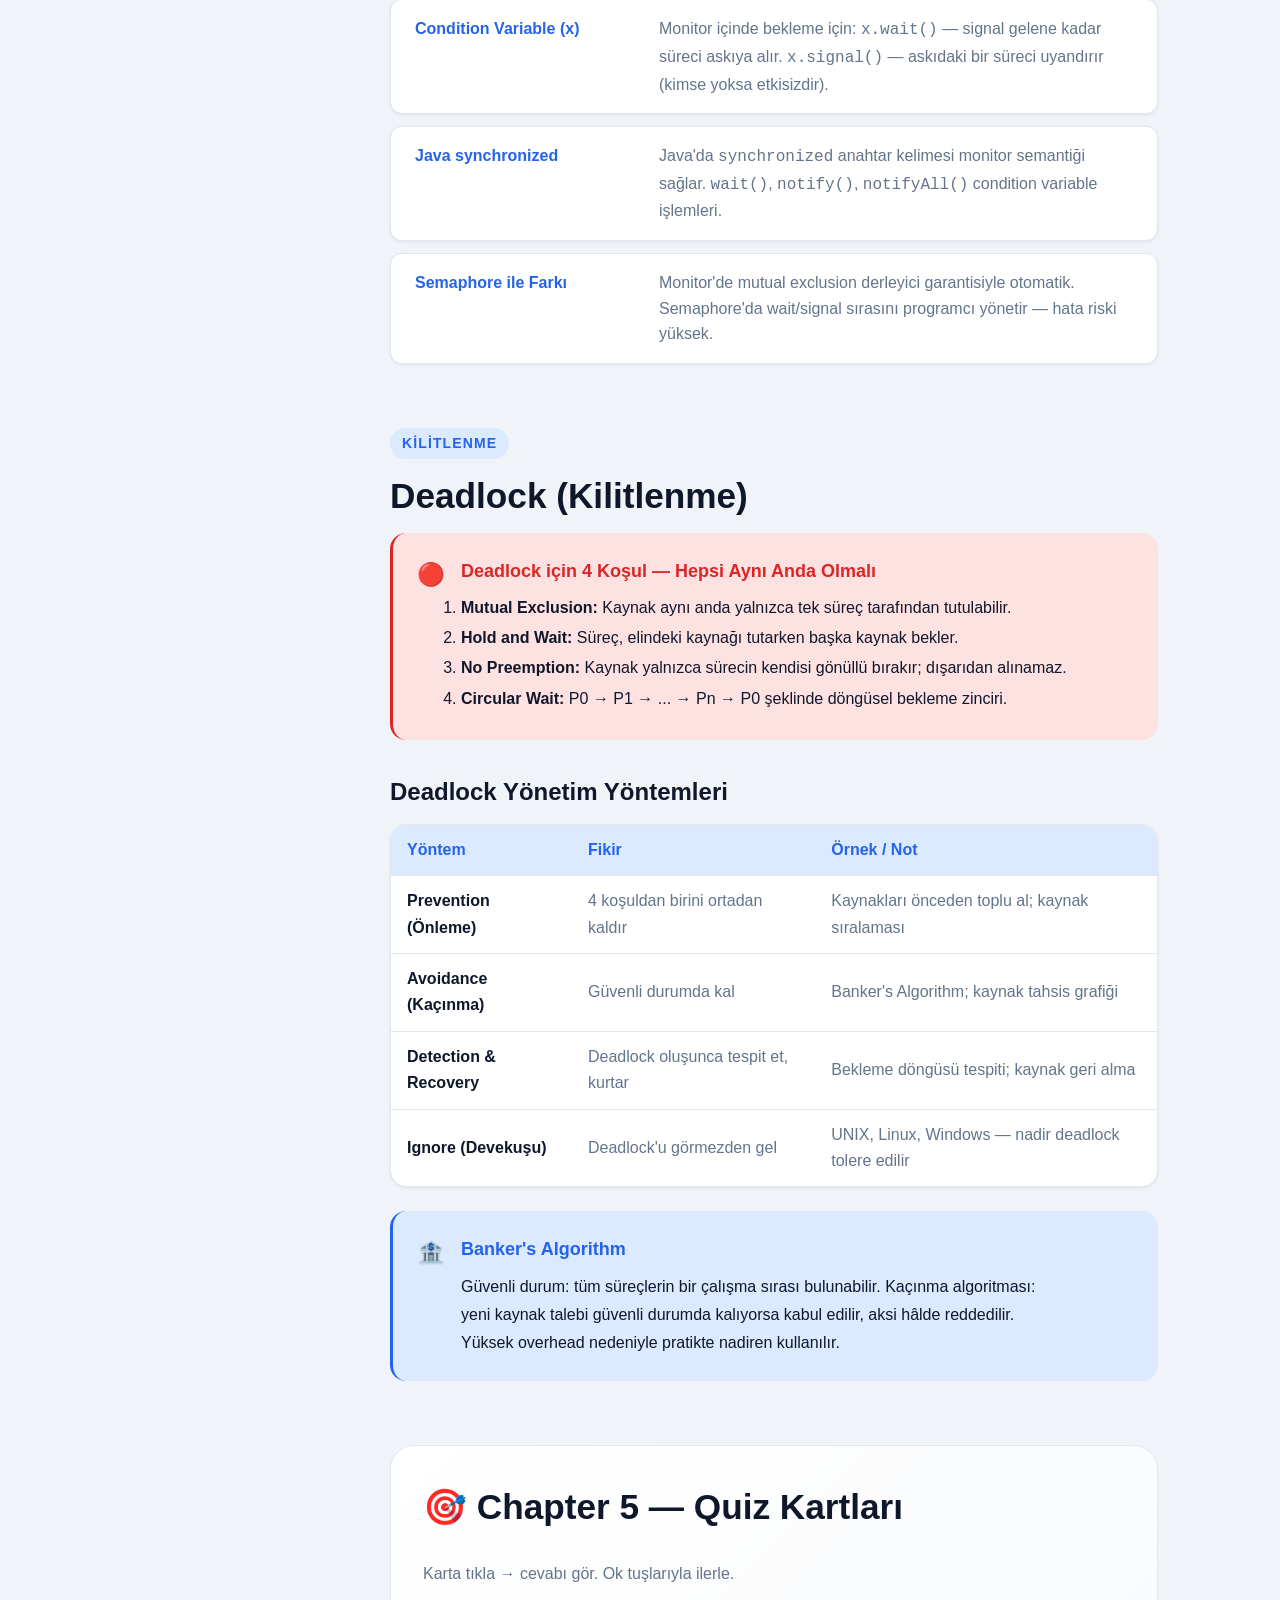
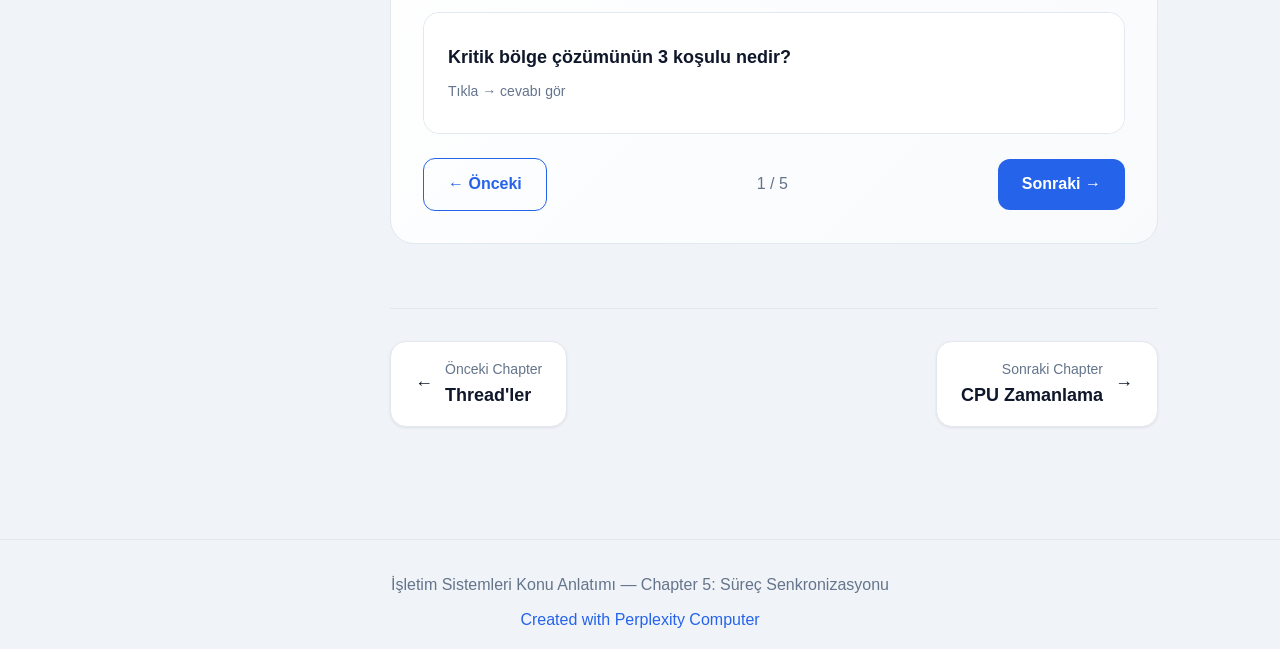
<file: chapters/ch5.html>
<!DOCTYPE html>
<html lang="tr" data-theme="light">
<head>
<!--
   ______                            __
  / ____/___  ____ ___  ____  __  __/ /____  _____
 / /   / __ \/ __ `__ \/ __ \/ / / / __/ _ \/ ___/
/ /___/ /_/ / / / / / / /_/ / /_/ / /_/  __/ /
\____/\____/_/ /_/ /_/ .___/\__,_/\__/\___/_/
                    /_/
        Created with Perplexity Computer
        https://www.perplexity.ai/computer
-->
<meta name="generator" content="Perplexity Computer">
<meta name="author" content="Perplexity Computer">
<meta property="og:see_also" content="https://www.perplexity.ai/computer">
<link rel="author" href="https://www.perplexity.ai/computer">
<meta charset="UTF-8">
<meta name="viewport" content="width=device-width, initial-scale=1.0">
<title>Chapter 5 — Süreç Senkronizasyonu | OS Dersi</title>
<link rel="stylesheet" href="../css/style.css">
</head>
<body>

<nav class="nav">
  <a href="../index.html" class="nav-logo">
    <svg width="24" height="24" viewBox="0 0 28 28" fill="none"><rect width="28" height="28" rx="8" fill="currentColor" opacity="0.1"/><path d="M7 10h14M7 14h10M7 18h7" stroke="currentColor" stroke-width="2" stroke-linecap="round"/><circle cx="20" cy="18" r="3" fill="currentColor"/><path d="M19 18l1 1 2-2" stroke="white" stroke-width="1.5" stroke-linecap="round" stroke-linejoin="round"/></svg>
    OS Dersi
  </a>
  <ul class="nav-links" role="list">
    <li><a href="ch1.html"><span class="ch-num">1</span> Giriş</a></li>
    <li><a href="ch2.html"><span class="ch-num">2</span> OS Yapıları</a></li>
    <li><a href="ch3.html"><span class="ch-num">3</span> Süreçler</a></li>
    <li><a href="ch4.html"><span class="ch-num">4</span> Thread'ler</a></li>
    <li><a href="ch5.html" class="active"><span class="ch-num">5</span> Senkronizasyon</a></li>
    <li><a href="ch6.html"><span class="ch-num">6</span> CPU Zamanlama</a></li>
  </ul>
  <div class="nav-actions">
    <button class="theme-toggle" data-theme-toggle aria-label="Toggle theme">
      <svg width="18" height="18" viewBox="0 0 24 24" fill="none" stroke="currentColor" stroke-width="2"><path d="M21 12.79A9 9 0 1 1 11.21 3 7 7 0 0 0 21 12.79z"/></svg>
    </button>
  </div>
</nav>

<div class="ch-page">
  <div class="ch-page-header">
    <nav class="ch-breadcrumb" aria-label="breadcrumb">
      <a href="../index.html">Ana Sayfa</a>
      <span>›</span>
      <span>Chapter 5</span>
    </nav>
    <h1>🔒 Chapter 5: Süreç Senkronizasyonu</h1>
    <p class="ch-intro">Race condition, kritik bölge, mutex, semaphore, monitor, klasik senkronizasyon problemleri ve deadlock konularını kapsamlı öğren.</p>
  </div>

  <div class="ch-layout">
    <!-- TOC -->
    <aside>
      <nav class="toc">
        <h4>Bu Bölümde</h4>
        <ul class="toc-list">
          <li><a href="#racecon">Race Condition</a></li>
          <li><a href="#critical">Kritik Bölge</a></li>
          <li><a href="#peterson">Peterson Çözümü</a></li>
          <li><a href="#hardware">Donanım Çözümleri</a></li>
          <li><a href="#mutex">Mutex Lock</a></li>
          <li><a href="#semaphore">Semaphore</a></li>
          <li><a href="#classic">Klasik Problemler</a></li>
          <li><a href="#monitor">Monitor</a></li>
          <li><a href="#deadlock">Deadlock</a></li>
          <li><a href="#quiz">Quiz</a></li>
        </ul>
      </nav>
    </aside>

    <!-- Content -->
    <main>

      <!-- Race Condition -->
      <section class="section" id="racecon">
        <div class="section-label">Sorun</div>
        <h2>Race Condition</h2>

        <div class="callout danger">
          <div class="callout-icon">🚨</div>
          <div class="callout-body">
            <h4>counter++ Tek Komut Değildir!</h4>
            <p><code>counter++</code> üç makine komutuna karşılık gelir:</p>
            <ol>
              <li><code>register = counter</code> — değeri register'a yükle</li>
              <li><code>register = register + 1</code> — register'ı artır</li>
              <li><code>counter = register</code> — geri yaz</li>
            </ol>
            <p><strong>İki süreç aynı anda çalışırsa:</strong> counter=5 iken sonuç 4 veya 6 olabilir!</p>
          </div>
        </div>

        <div class="diagram-box">
          <div class="diagram-title">Interleaving Örneği (counter = 5)</div>
          <table class="data-table">
            <thead>
              <tr><th>Adım</th><th>Producer (counter++)</th><th>Consumer (counter--)</th><th>counter</th></tr>
            </thead>
            <tbody>
              <tr><td>S0</td><td>reg_P = counter → <strong>5</strong></td><td></td><td>5</td></tr>
              <tr><td>S1</td><td>reg_P = reg_P + 1 → <strong>6</strong></td><td></td><td>5</td></tr>
              <tr><td>S2</td><td></td><td>reg_C = counter → <strong>5</strong></td><td>5</td></tr>
              <tr><td>S3</td><td></td><td>reg_C = reg_C - 1 → <strong>4</strong></td><td>5</td></tr>
              <tr><td>S4</td><td>counter = reg_P → yazıldı</td><td></td><td>6</td></tr>
              <tr><td>S5</td><td></td><td>counter = reg_C → yazıldı</td><td><strong style="color:var(--red)">4 ← YANLIŞ!</strong></td></tr>
            </tbody>
          </table>
        </div>
      </section>

      <!-- Critical Section -->
      <section class="section" id="critical">
        <div class="section-label">Çözüm Koşulları</div>
        <h2>Kritik Bölge Problemi</h2>
        <p>Kritik bölge (critical section), paylaşılan değişkene erişilen kod parçasıdır. Geçerli bir çözüm 3 koşulu sağlamalıdır:</p>

        <div class="feature-grid">
          <div class="feature-item">
            <div class="fi-icon">🔒</div>
            <h4>1. Mutual Exclusion</h4>
            <p>Bir süreç kritik bölgedeyken, başka hiçbir süreç kritik bölgesine giremez. Temel güvenlik koşulu.</p>
          </div>
          <div class="feature-item">
            <div class="fi-icon">▶️</div>
            <h4>2. Progress (İlerleme)</h4>
            <p>Kritik bölge boşsa ve girmek isteyen süreç varsa, bu seçim sonsuza kadar ertelenebilmez. Starvation'a yol açmaz.</p>
          </div>
          <div class="feature-item">
            <div class="fi-icon">⏰</div>
            <h4>3. Bounded Waiting</h4>
            <p>Sınırlı bekleme: bir süreç kritik bölgeye girmek için sonsuz bekleyemez. Belirli bir sınır içinde sırası gelmelidir.</p>
          </div>
        </div>
      </section>

      <!-- Peterson's Solution -->
      <section class="section" id="peterson">
        <div class="section-label">Yazılım Çözümü</div>
        <h2>Peterson'ın Çözümü</h2>

        <div class="callout info">
          <div class="callout-icon">💡</div>
          <div class="callout-body">
            <h4>İki Süreç için Yazılım Tabanlı Çözüm</h4>
            <p><strong>turn</strong> ve <strong>flag[]</strong> değişkenleri kullanır. Tüm 3 koşulu sağlar, ancak modern işlemcilerde instruction reordering sorunu yaşanabilir.</p>
          </div>
        </div>

        <pre class="code-block"><code>// Process Pi (i=0 veya 1; j = karşı taraf)
do {
    flag[i] = true;           // Hazırım: girmek istiyorum
    turn = j;                 // Önce j'ye fırsat ver (kibarlık)
    while (flag[j] && turn == j)
        ; // Meşgulse bekle (busy-wait)

    // ——— Kritik Bölge ———
    // Paylaşılan kaynağa güvenli erişim

    flag[i] = false;          // Çıkış: artık burada değilim

    // ——— Geri Kalan Bölge ———
} while (true);</code></pre>

        <div class="def-list">
          <div class="def-item">
            <div class="def-term">flag[i] = true</div>
            <div class="def-desc">Süreç i'nin kritik bölgeye girmek istediğini bildirir.</div>
          </div>
          <div class="def-item">
            <div class="def-term">turn = j</div>
            <div class="def-desc">Çakışma durumunda diğer sürece öncelik verir; deadlock ve starvation önler.</div>
          </div>
          <div class="def-item">
            <div class="def-term">Modern Sorun</div>
            <div class="def-desc">Modern derleyici ve CPU'lar bağımsız komutların sırasını değiştirebilir (instruction reordering / memory reordering). Memory barrier gerektirir.</div>
          </div>
        </div>
      </section>

      <!-- Hardware Solutions -->
      <section class="section" id="hardware">
        <div class="section-label">Donanım</div>
        <h2>Donanım Tabanlı Çözümler</h2>

        <div class="def-list">
          <div class="def-item">
            <div class="def-term">Interrupt Masking</div>
            <div class="def-desc">Uniprocessor'da interrupt'ları devre dışı bırak. Kritik bölge boyunca context switch engellenir. Çok işlemcili sistemlerde yetersiz — diğer CPU'yu etkilemez.</div>
          </div>
          <div class="def-item">
            <div class="def-term">test_and_set()</div>
            <div class="def-desc">Atomik operasyon: kilidi okur ve <code>true</code> set eder. Spinlock (döngüsel kilit) yapımında kullanılır. Bounded waiting garanti etmez.</div>
          </div>
          <div class="def-item">
            <div class="def-term">compare_and_swap() (CAS)</div>
            <div class="def-desc">Beklenen değerle eşleşirse değiştirir — atomik. Daha güçlü: birden fazla sonuç durumu. Modern CPU'larda doğrudan desteklenir (x86: CMPXCHG).</div>
          </div>
          <div class="def-item">
            <div class="def-term">Atomic Variables</div>
            <div class="def-desc">Sayaçlar için atomik increment/decrement. Java'da <code>AtomicInteger</code>, C'de <code>_Atomic</code>. Lock-free basit işlemler için yeterli.</div>
          </div>
        </div>
      </section>

      <!-- Mutex -->
      <section class="section" id="mutex">
        <div class="section-label">Kilit</div>
        <h2>Mutex Lock</h2>

        <p>En basit senkronizasyon aracı. <strong>acquire()</strong> ve <strong>release()</strong> atomik operasyonlardır.</p>

        <pre class="code-block"><code>// Kullanım kalıbı
mutex_lock.acquire();
    // ——— Kritik Bölge ———
mutex_lock.release();</code></pre>

        <div class="callout warn">
          <div class="callout-icon">🔄</div>
          <div class="callout-body">
            <h4>Spinlock — Busy-Wait</h4>
            <p>Mutex beklerken süreç döngüde döner (CPU zaman harcar). <strong>Kısa bekleme için verimli</strong> — context switch maliyetinden düşük. Uzun bekleme için semaphore tercih edilir.</p>
          </div>
        </div>
      </section>

      <!-- Semaphore -->
      <section class="section" id="semaphore">
        <div class="section-label">Semafor</div>
        <h2>Semaphore</h2>

        <p>Semaphore, bir tam sayı değişkenidir. Yalnızca iki atomik operasyonla erişilir:</p>

        <div class="def-list">
          <div class="def-item">
            <div class="def-term">wait(S) / P(S)</div>
            <div class="def-desc">S > 0 ise S'i azalt ve devam et. S = 0 ise süreç bekleme kuyruğuna alınır (CPU serbest bırakılır).</div>
          </div>
          <div class="def-item">
            <div class="def-term">signal(S) / V(S)</div>
            <div class="def-desc">S'i artır. Bekleme kuyruğunda süreç varsa birini uyandırır (ready queue'ya taşır).</div>
          </div>
          <div class="def-item">
            <div class="def-term">Binary Semaphore (Mutex)</div>
            <div class="def-desc">S değeri yalnızca 0 veya 1. Mutex lock gibi davranır; mutual exclusion sağlar.</div>
          </div>
          <div class="def-item">
            <div class="def-term">Counting Semaphore</div>
            <div class="def-desc">S değeri 0'dan N'e. N adet kaynağın yönetimi için. Örnek: 3 yazıcı, S=3 ile başlatılır.</div>
          </div>
        </div>

        <!-- Semaphore Demo -->
        <div id="sem-demo" style="background:var(--surface2);border:1px solid var(--border);border-radius:var(--r-lg);padding:1.5rem;margin:1.5rem 0;text-align:center">
          <div style="font-weight:700;margin-bottom:0.75rem;color:var(--text)">Semaphore Simülasyonu</div>
          <div style="font-size:2.5rem;font-weight:700;color:var(--accent);margin-bottom:0.75rem" id="sem-counter">3</div>
          <div style="font-size:0.85rem;color:var(--muted);margin-bottom:1rem">Mevcut değer (N=3 olarak başlatıldı)</div>
          <div style="display:flex;gap:0.75rem;justify-content:center;flex-wrap:wrap">
            <button class="btn btn-primary" id="sem-wait">wait(S) — P</button>
            <button class="btn btn-outline" id="sem-signal">signal(S) — V</button>
            <button class="btn btn-outline" id="sem-reset" style="border-color:var(--muted);color:var(--muted)">Sıfırla</button>
          </div>
          <div id="sem-status" style="margin-top:0.75rem;font-size:0.85rem;color:var(--muted);min-height:1.2rem"></div>
        </div>

        <div class="callout danger">
          <div class="callout-icon">⛔</div>
          <div class="callout-body">
            <h4>Semaphore Kullanım Hataları</h4>
            <ul>
              <li><strong>signal() → wait() sırası</strong> (yanlış sıra): mutual exclusion ihlali — ikisi birden kritik bölgede.</li>
              <li><strong>wait() → wait() sırası</strong> (iki kez wait): deadlock — kimse ilerleyemez.</li>
              <li><strong>wait() veya signal() unutulursa</strong>: starvation veya deadlock oluşur.</li>
            </ul>
          </div>
        </div>
      </section>

      <!-- Classic Problems -->
      <section class="section" id="classic">
        <div class="section-label">Klasik</div>
        <h2>Klasik Senkronizasyon Problemleri</h2>

        <div class="tab-container">
          <div class="tab-list" role="tablist">
            <button class="tab-btn active" role="tab" data-tab="boundbuf">Bounded-Buffer</button>
            <button class="tab-btn" role="tab" data-tab="readers">Readers-Writers</button>
            <button class="tab-btn" role="tab" data-tab="dining">Dining Philosophers</button>
          </div>

          <div class="tab-panel active" data-panel="boundbuf">
            <h4>Üretici-Tüketici (Bounded-Buffer)</h4>
            <p>N boyutlu dairesel buffer; üretici ekler, tüketici çıkarır. Eş zamanlı erişimi senkronize etmek gerekir.</p>
            <div class="def-list">
              <div class="def-item">
                <div class="def-term">mutex = 1</div>
                <div class="def-desc">Buffer'a eşzamanlı erişimi engeller (binary semaphore).</div>
              </div>
              <div class="def-item">
                <div class="def-term">full = 0</div>
                <div class="def-desc">Dolu slot sayısı. Tüketici wait(full) ile bekler.</div>
              </div>
              <div class="def-item">
                <div class="def-term">empty = N</div>
                <div class="def-desc">Boş slot sayısı. Üretici wait(empty) ile bekler.</div>
              </div>
            </div>
            <pre class="code-block"><code>// Üretici
wait(empty); wait(mutex);
  buffer[in] = item; in = (in+1) % N;
signal(mutex); signal(full);

// Tüketici
wait(full); wait(mutex);
  item = buffer[out]; out = (out+1) % N;
signal(mutex); signal(empty);</code></pre>
          </div>

          <div class="tab-panel" data-panel="readers">
            <h4>Readers-Writers Problemi</h4>
            <p>Bir veri kümesini birden fazla okuyucu aynı anda okuyabilir; fakat yazar münhasır erişim ister.</p>
            <div class="def-list">
              <div class="def-item">
                <div class="def-term">İlk Okuyucu-Yazar</div>
                <div class="def-desc">Okuyucu beklemez; yazar starvation'a uğrayabilir.</div>
              </div>
              <div class="def-item">
                <div class="def-term">İkinci Okuyucu-Yazar</div>
                <div class="def-desc">Yazar hazırsa yeni okuyucu bekler; okuyucu starvation riski.</div>
              </div>
              <div class="def-item">
                <div class="def-term">Semaforlar</div>
                <div class="def-desc"><code>mutex</code> (read_count koruması) + <code>rw_mutex</code> (yazar münhasırlığı) + <code>read_count</code> sayacı.</div>
              </div>
            </div>
            <div class="callout warn">
              <div class="callout-icon">⚠️</div>
              <div class="callout-body">
                <h4>Starvation Riski</h4>
                <p>Her iki çözümde de bir taraf starvation'a uğrayabilir. Adil çözüm için readers-writers lock (RWLock) kullanılır.</p>
              </div>
            </div>
          </div>

          <div class="tab-panel" data-panel="dining">
            <h4>Dining Philosophers (Yemek Yiyen Filozoflar)</h4>
            <p>5 filozof, 5 çubuk, yuvarlak masa. Her filozofun yiyebilmesi için iki çubuğa ihtiyacı var. Klasik deadlock ve starvation örneği.</p>
            <div class="def-list">
              <div class="def-item">
                <div class="def-term">Naif Çözümün Sorunu</div>
                <div class="def-desc">Herkes sol çubuğu alırsa: deadlock (dairesel bekleme). Herkes aynı anda aç olursa: starvation.</div>
              </div>
              <div class="def-item">
                <div class="def-term">Çözüm 1: Maksimum 4 Oturur</div>
                <div class="def-desc">En az bir filozofun iki çubuğu da alması garanti — deadlock önlenir.</div>
              </div>
              <div class="def-item">
                <div class="def-term">Çözüm 2: Her İkisi Müsaitken Al</div>
                <div class="def-desc">Tek atomik işlemde her iki çubuğu birden al (mutex ile korunur).</div>
              </div>
              <div class="def-item">
                <div class="def-term">Çözüm 3: Asimetrik Sıra</div>
                <div class="def-desc">Tek numaralı filozoflar önce sol, çift numaralılar önce sağ çubuğu alır. Dairesel bekleme kırılır.</div>
              </div>
            </div>
          </div>
        </div>
      </section>

      <!-- Monitor -->
      <section class="section" id="monitor">
        <div class="section-label">Yüksek Seviye</div>
        <h2>Monitor</h2>

        <div class="callout info">
          <div class="callout-icon">🏗️</div>
          <div class="callout-body">
            <h4>Monitor Nedir?</h4>
            <p>Yüksek seviyeli soyutlama. Aynı anda yalnızca bir süreç monitörde aktif olabilir. Mutual exclusion <strong>otomatik</strong> sağlanır — programcı wait/signal sırasını yönetmek zorunda değildir.</p>
          </div>
        </div>

        <div class="def-list">
          <div class="def-item">
            <div class="def-term">Condition Variable (x)</div>
            <div class="def-desc">Monitor içinde bekleme için: <code>x.wait()</code> — signal gelene kadar süreci askıya alır. <code>x.signal()</code> — askıdaki bir süreci uyandırır (kimse yoksa etkisizdir).</div>
          </div>
          <div class="def-item">
            <div class="def-term">Java synchronized</div>
            <div class="def-desc">Java'da <code>synchronized</code> anahtar kelimesi monitor semantiği sağlar. <code>wait()</code>, <code>notify()</code>, <code>notifyAll()</code> condition variable işlemleri.</div>
          </div>
          <div class="def-item">
            <div class="def-term">Semaphore ile Farkı</div>
            <div class="def-desc">Monitor'de mutual exclusion derleyici garantisiyle otomatik. Semaphore'da wait/signal sırasını programcı yönetir — hata riski yüksek.</div>
          </div>
        </div>
      </section>

      <!-- Deadlock -->
      <section class="section" id="deadlock">
        <div class="section-label">Kilitlenme</div>
        <h2>Deadlock (Kilitlenme)</h2>

        <div class="callout danger">
          <div class="callout-icon">🔴</div>
          <div class="callout-body">
            <h4>Deadlock için 4 Koşul — Hepsi Aynı Anda Olmalı</h4>
            <ol>
              <li><strong>Mutual Exclusion:</strong> Kaynak aynı anda yalnızca tek süreç tarafından tutulabilir.</li>
              <li><strong>Hold and Wait:</strong> Süreç, elindeki kaynağı tutarken başka kaynak bekler.</li>
              <li><strong>No Preemption:</strong> Kaynak yalnızca sürecin kendisi gönüllü bırakır; dışarıdan alınamaz.</li>
              <li><strong>Circular Wait:</strong> P0 → P1 → ... → Pn → P0 şeklinde döngüsel bekleme zinciri.</li>
            </ol>
          </div>
        </div>

        <h3>Deadlock Yönetim Yöntemleri</h3>
        <table class="data-table">
          <thead>
            <tr>
              <th>Yöntem</th>
              <th>Fikir</th>
              <th>Örnek / Not</th>
            </tr>
          </thead>
          <tbody>
            <tr>
              <td class="hl">Prevention (Önleme)</td>
              <td>4 koşuldan birini ortadan kaldır</td>
              <td>Kaynakları önceden toplu al; kaynak sıralaması</td>
            </tr>
            <tr>
              <td class="hl">Avoidance (Kaçınma)</td>
              <td>Güvenli durumda kal</td>
              <td>Banker's Algorithm; kaynak tahsis grafiği</td>
            </tr>
            <tr>
              <td class="hl">Detection &amp; Recovery</td>
              <td>Deadlock oluşunca tespit et, kurtar</td>
              <td>Bekleme döngüsü tespiti; kaynak geri alma</td>
            </tr>
            <tr>
              <td class="hl">Ignore (Devekuşu)</td>
              <td>Deadlock'u görmezden gel</td>
              <td>UNIX, Linux, Windows — nadir deadlock tolere edilir</td>
            </tr>
          </tbody>
        </table>

        <div class="callout info">
          <div class="callout-icon">🏦</div>
          <div class="callout-body">
            <h4>Banker's Algorithm</h4>
            <p>Güvenli durum: tüm süreçlerin bir çalışma sırası bulunabilir. Kaçınma algoritması: yeni kaynak talebi güvenli durumda kalıyorsa kabul edilir, aksi hâlde reddedilir. Yüksek overhead nedeniyle pratikte nadiren kullanılır.</p>
          </div>
        </div>
      </section>

      <!-- Quiz -->
      <section class="section quiz-section" id="quiz">
        <h3>🎯 Chapter 5 — Quiz Kartları</h3>
        <p style="color:var(--muted);font-size:var(--text-sm);margin-bottom:1.5rem">Karta tıkla → cevabı gör. Ok tuşlarıyla ilerle.</p>

        <div id="quiz5">
          <div class="flashcard">
            <div class="flashcard-inner">
              <div class="flashcard-front">
                <div class="flashcard-q">Kritik bölge çözümünün 3 koşulu nedir?</div>
                <div class="flashcard-hint">Tıkla → cevabı gör</div>
              </div>
              <div class="flashcard-back">
                <div class="flashcard-a">1) Mutual Exclusion: aynı anda tek süreç. 2) Progress: boşsa girmek isteyen bekletilemez. 3) Bounded Waiting: süreç sonsuz bekleyemez.</div>
              </div>
            </div>
          </div>

          <div class="quiz-controls">
            <button class="btn btn-outline" data-prev>← Önceki</button>
            <span class="quiz-progress">1 / 5</span>
            <button class="btn btn-primary" data-next>Sonraki →</button>
          </div>
        </div>
      </section>

      <!-- Chapter Navigation -->
      <nav class="ch-nav-footer" aria-label="Chapter navigation">
        <a href="ch4.html" class="ch-nav-btn">
          <span>←</span>
          <div>
            <div class="label">Önceki Chapter</div>
            <div class="title">Thread'ler</div>
          </div>
        </a>
        <a href="ch6.html" class="ch-nav-btn next">
          <div style="text-align:right">
            <div class="label">Sonraki Chapter</div>
            <div class="title">CPU Zamanlama</div>
          </div>
          <span>→</span>
        </a>
      </nav>

    </main>
  </div><!-- .ch-layout -->
</div><!-- .ch-page -->

<footer>
  <p>İşletim Sistemleri Konu Anlatımı &mdash; Chapter 5: Süreç Senkronizasyonu</p>
  <p style="margin-top:0.5rem"><a href="https://www.perplexity.ai/computer" target="_blank" rel="noopener noreferrer">Created with Perplexity Computer</a></p>
</footer>

<script src="../js/main.js"></script>
<script>
document.addEventListener('DOMContentLoaded', function() {
  // Semaphore demo
  var semVal = 3;
  var semMax = 3;
  var semCounter = document.getElementById('sem-counter');
  var semStatus = document.getElementById('sem-status');

  function updateSem() {
    if (semCounter) semCounter.textContent = semVal;
    if (semVal <= 0) {
      semCounter.style.color = 'var(--red)';
    } else if (semVal === semMax) {
      semCounter.style.color = 'var(--green)';
    } else {
      semCounter.style.color = 'var(--accent)';
    }
  }

  var waitBtn = document.getElementById('sem-wait');
  var signalBtn = document.getElementById('sem-signal');
  var resetBtn = document.getElementById('sem-reset');

  if (waitBtn) {
    waitBtn.addEventListener('click', function() {
      if (semVal > 0) {
        semVal--;
        semStatus.textContent = 'wait(S): S azaltıldı → ' + semVal + '. Süreç devam eder.';
        semStatus.style.color = 'var(--accent)';
      } else {
        semStatus.textContent = 'wait(S): S=0, süreç BLOKE! Bekleme kuyruğuna alındı.';
        semStatus.style.color = 'var(--red)';
      }
      updateSem();
    });
  }
  if (signalBtn) {
    signalBtn.addEventListener('click', function() {
      if (semVal < semMax) {
        semVal++;
        semStatus.textContent = 'signal(S): S artırıldı → ' + semVal + '. Bekleyen varsa uyandırıldı.';
        semStatus.style.color = 'var(--green)';
      } else {
        semStatus.textContent = 'signal(S): S zaten maksimumda (' + semMax + '). Kimse beklemiyor.';
        semStatus.style.color = 'var(--muted)';
      }
      updateSem();
    });
  }
  if (resetBtn) {
    resetBtn.addEventListener('click', function() {
      semVal = semMax;
      semStatus.textContent = 'Sıfırlandı: S = ' + semMax;
      semStatus.style.color = 'var(--muted)';
      updateSem();
    });
  }
  updateSem();

  // Quiz
  const questions = [
    { q: 'Kritik bölge çözümünün 3 koşulu nedir?', a: '1) Mutual Exclusion: aynı anda tek süreç. 2) Progress: boşsa girmek isteyen bekletilemez. 3) Bounded Waiting: süreç sonsuz bekleyemez.' },
    { q: 'Mutex lock ile semaphore arasındaki fark nedir?', a: 'Mutex binary\'dir (0/1) ve kilidi alan süreç serbest bırakır (sahiplik var). Semaphore daha genel, counting, herhangi bir süreç signal verebilir, sahiplik yoktur.' },
    { q: 'Bounded-Buffer\'da kaç semafor kullanılır?', a: '3: mutex=1 (buffer\'a eşzamanlı erişim), full=0 (dolu slot; tüketici bekler), empty=N (boş slot; üretici bekler).' },
    { q: 'Deadlock için 4 koşul nedir?', a: 'Mutual Exclusion + Hold and Wait + No Preemption + Circular Wait. Dördü aynı anda olmalı.' },
    { q: 'Monitor ile semaphore arasındaki fark nedir?', a: 'Monitor\'de mutual exclusion otomatik sağlanır. Semaphore\'da programcı wait/signal sırasını doğru kullanmak zorundadır; hata riski yüksektir.' },
  ];
  initQuiz('quiz5', questions);
});
</script>
<script data-pplx-inline-edit>
(function(){
  if(window===window.top)return;
  function inlineAll(orig,clone){
    if(orig.nodeType!==1)return;
    try{
      var cs=getComputedStyle(orig);
      var t='';
      for(var i=0;i<cs.length;i++){t+=cs[i]+':'+cs.getPropertyValue(cs[i])+';';}
      clone.style.cssText=t;
    }catch(e){}
    var oc=orig.children,cc=clone.children;
    for(var j=0;j<oc.length&&j<cc.length;j++){inlineAll(oc[j],cc[j]);}
  }
  function stripExternal(clone){
    var imgs=clone.querySelectorAll('img');
    for(var i=0;i<imgs.length;i++){
      var s=imgs[i].getAttribute('src');
      if(s&&!s.startsWith('data:'))imgs[i].removeAttribute('src');
    }
    var all=clone.querySelectorAll('*');
    for(var i=0;i<all.length;i++){
      var st=all[i].style.cssText;
      if(st&&st.indexOf('url(')>=0){
        all[i].style.cssText=st.replace(/url\(["']?(?!data:)[^)"']*["']?\)/gi,'none');
      }
    }
  }
  window.addEventListener('message',function(e){
    if(!e.data||e.data.type!=='INLINE_EDIT_CAPTURE_REQUEST')return;
    var scrollX=window.scrollX||window.pageXOffset||0;
    var scrollY=window.scrollY||window.pageYOffset||0;
    var w=window.innerWidth,h=window.innerHeight;
    try{
      var clone=document.documentElement.cloneNode(true);
      var rm=clone.querySelectorAll('script,link[rel="stylesheet"],style');
      for(var i=0;i<rm.length;i++){rm[i].remove();}
      inlineAll(document.documentElement,clone);
      stripExternal(clone);
      var html=new XMLSerializer().serializeToString(clone);
      var svg='<svg xmlns="http://www.w3.org/2000/svg" width="'+w+'" height="'+h+'">'
        +'<foreignObject width="100%" height="100%">'
        +'<div xmlns="http://www.w3.org/1999/xhtml" style="width:'+w+'px;height:'+h+'px;overflow:hidden">'
        +'<div style="transform:translate(-'+scrollX+'px,-'+scrollY+'px);transform-origin:top left">'
        +html+'</div></div></foreignObject></svg>';
      var svgUrl='data:image/svg+xml;charset=utf-8,'+encodeURIComponent(svg);
      var img=new Image();
      img.onload=function(){
        var c=document.createElement('canvas');c.width=w;c.height=h;
        c.getContext('2d').drawImage(img,0,0);
        window.parent.postMessage({type:'INLINE_EDIT_SCREENSHOT_RESULT',dataUrl:c.toDataURL('image/png'),scrollX:scrollX,scrollY:scrollY},'*');
      };
      img.onerror=function(){
        window.parent.postMessage({type:'INLINE_EDIT_SCREENSHOT_RESULT',dataUrl:null,scrollX:scrollX,scrollY:scrollY},'*');
      };
      img.src=svgUrl;
    }catch(err){
      window.parent.postMessage({type:'INLINE_EDIT_SCREENSHOT_RESULT',dataUrl:null,scrollX:scrollX,scrollY:scrollY},'*');
    }
  });
})();
</script></body>
</html>
</file>
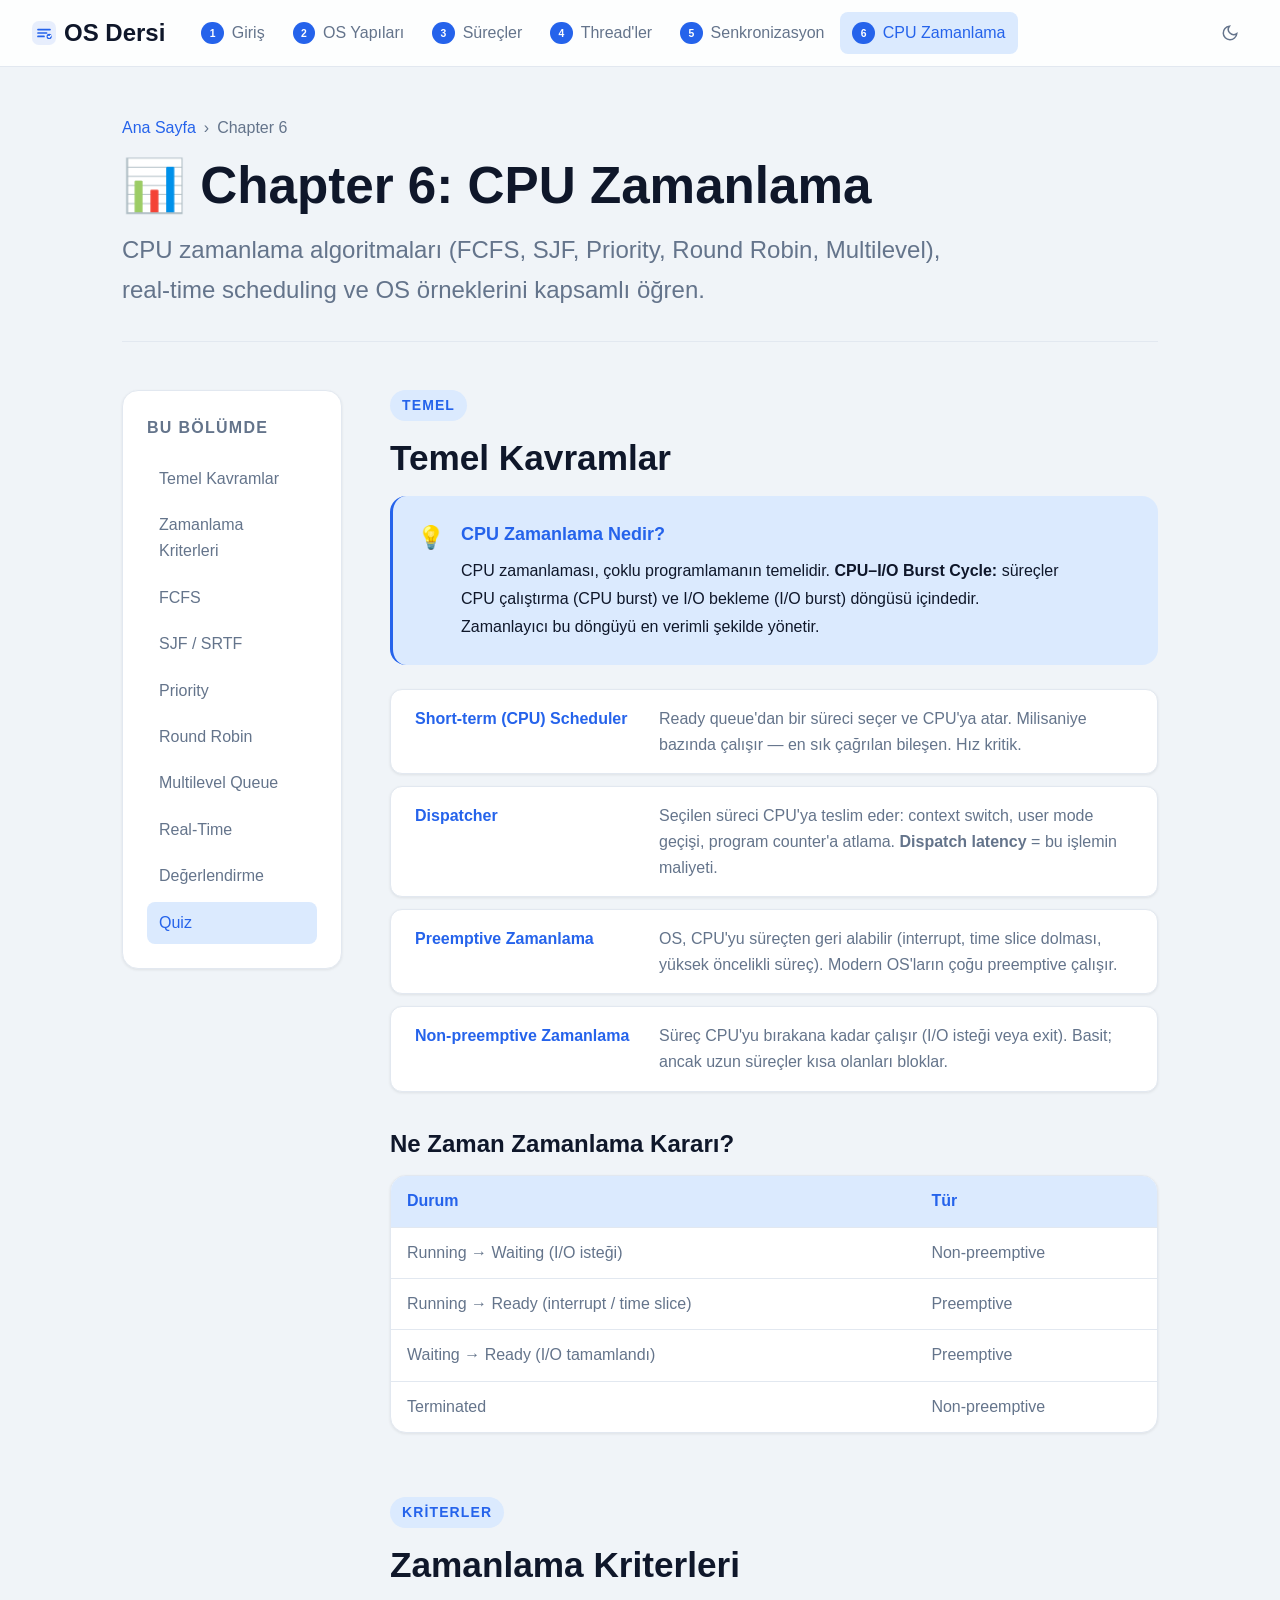
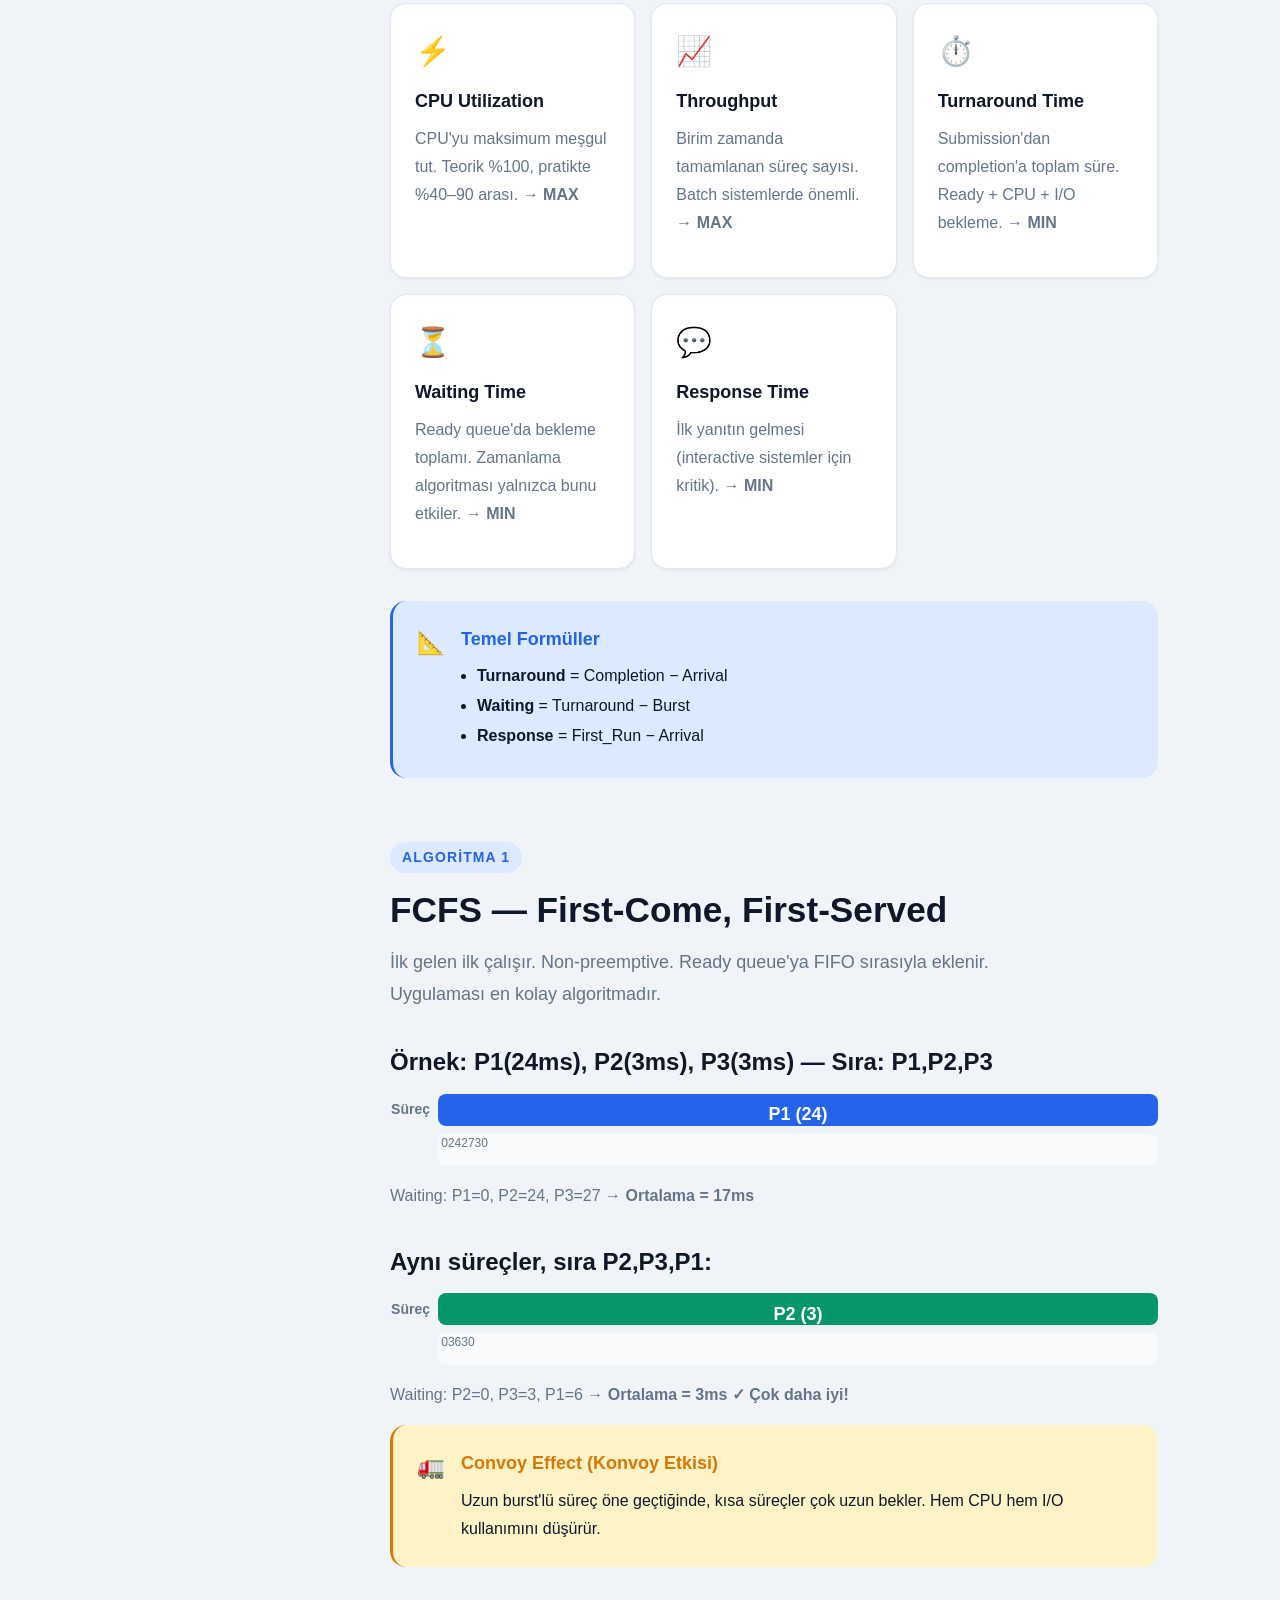
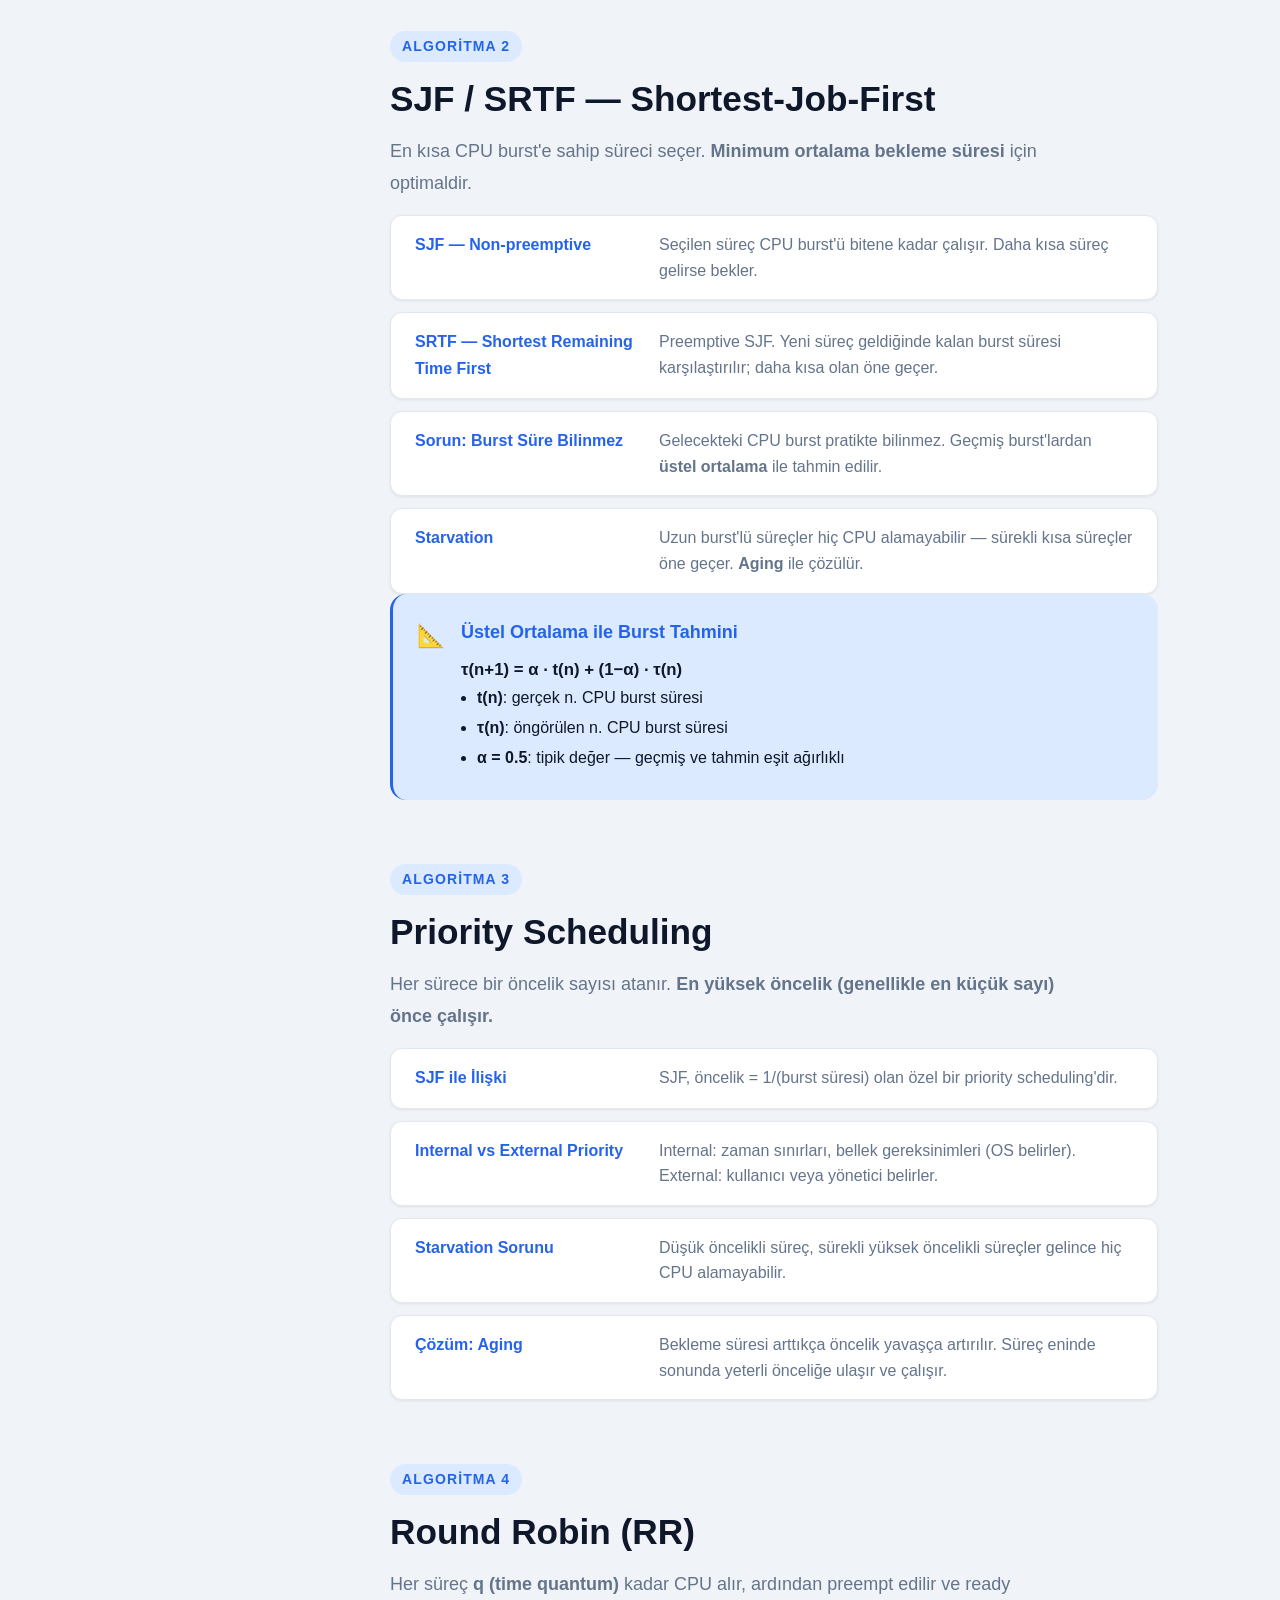
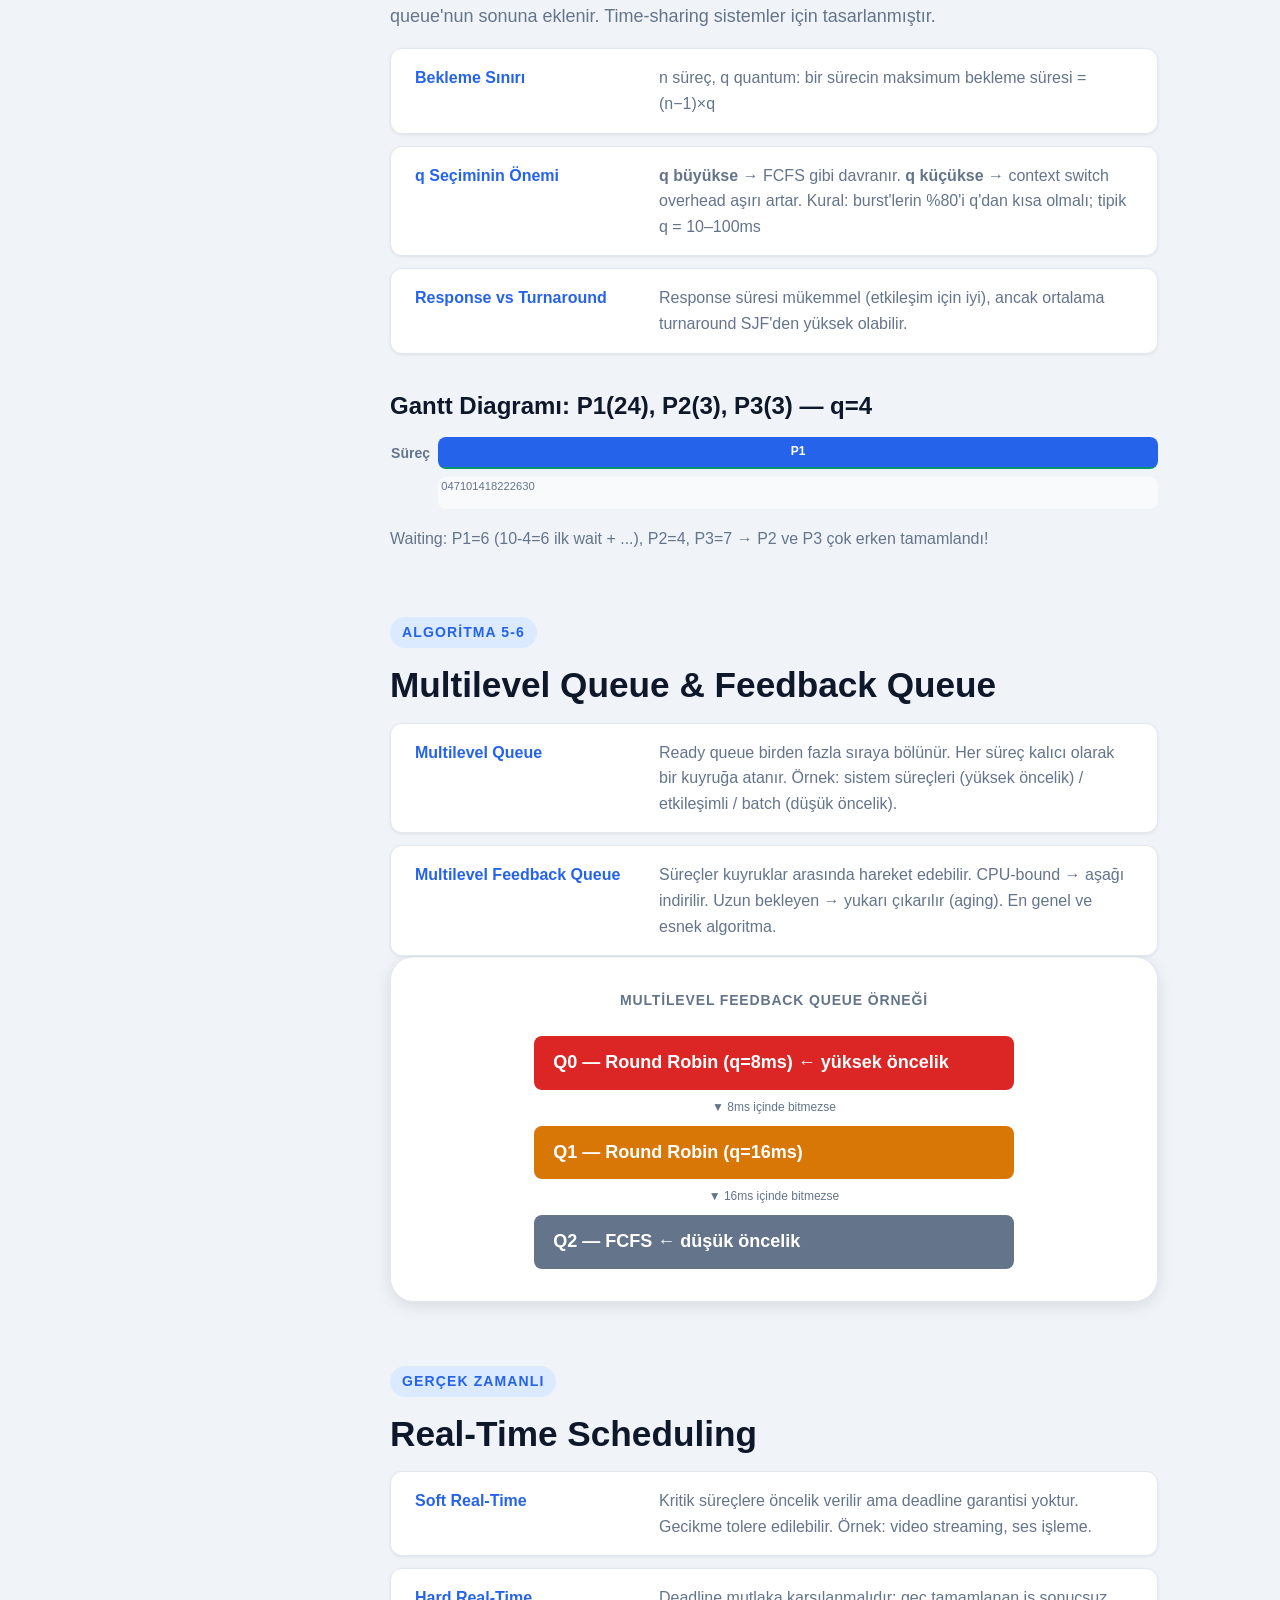
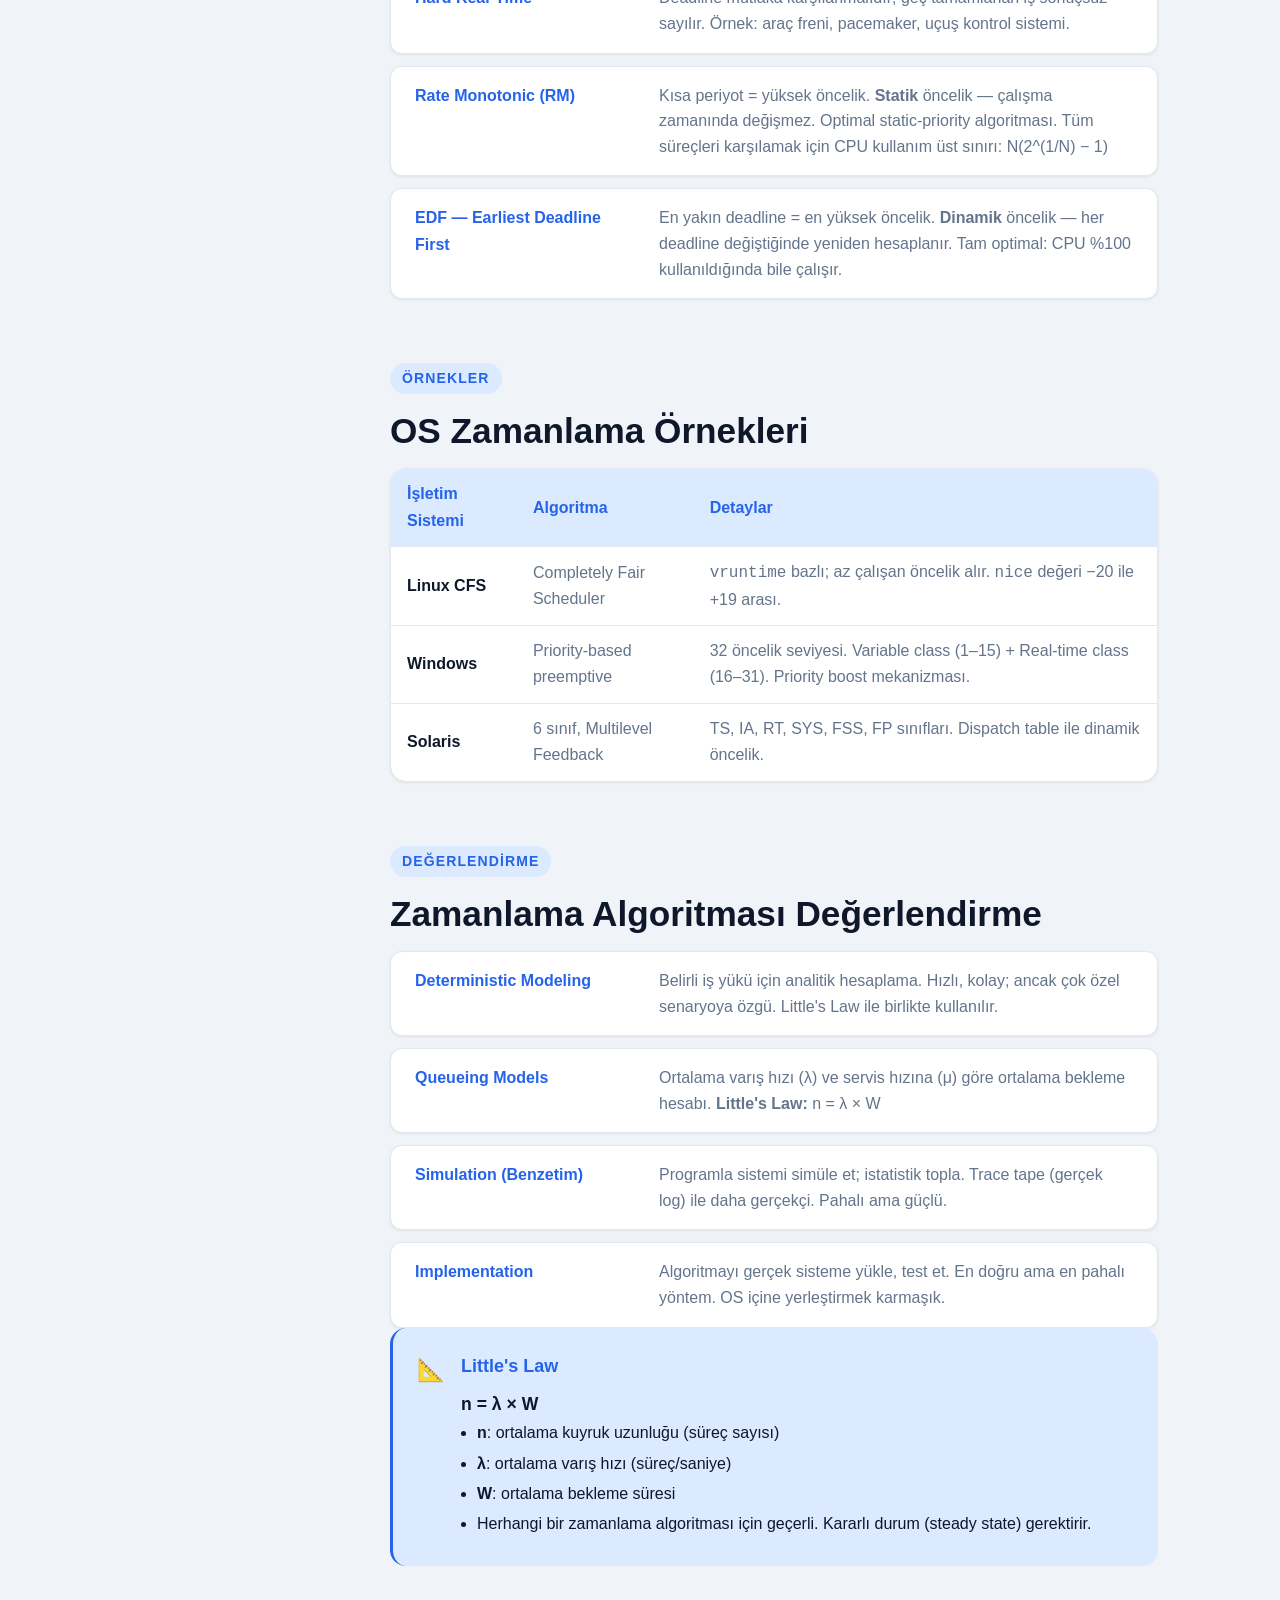
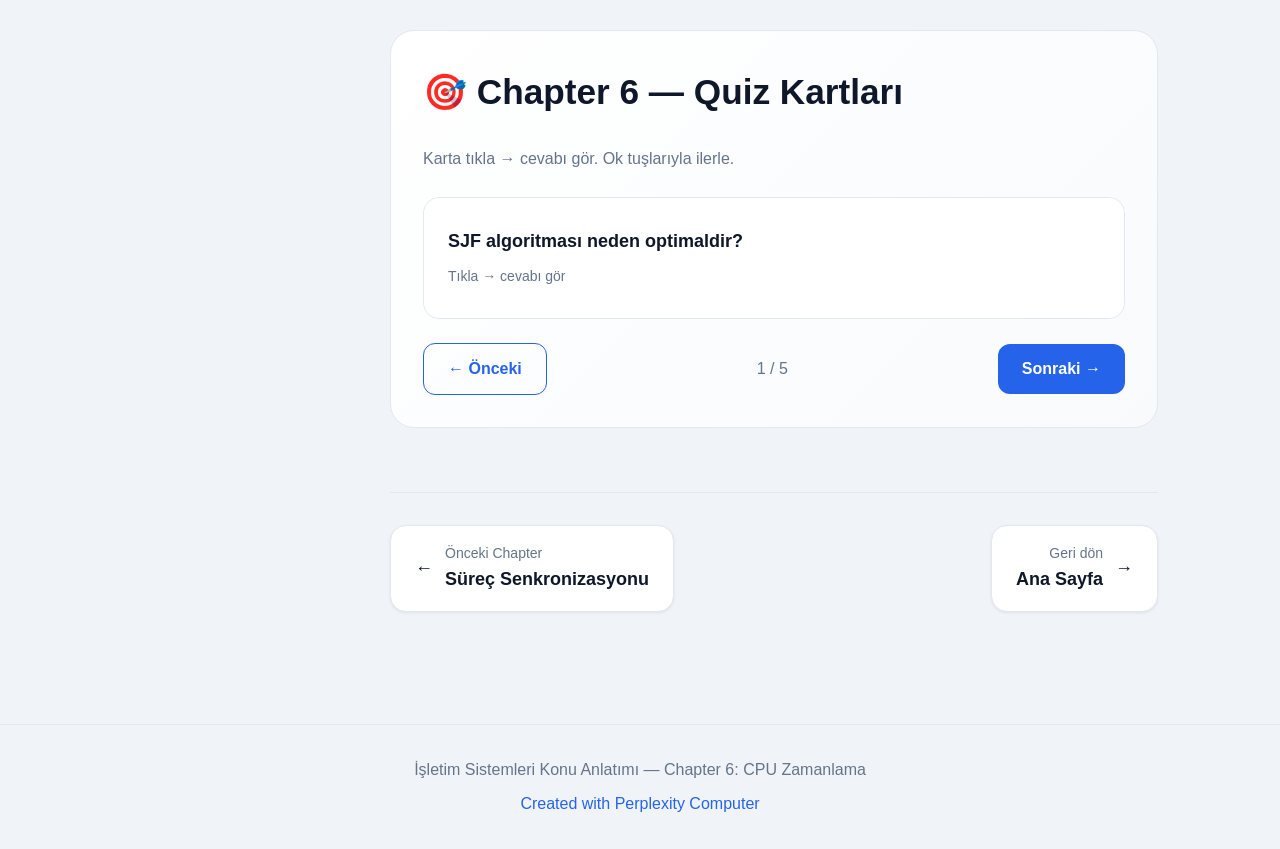
<file: chapters/ch6.html>
<!DOCTYPE html>
<html lang="tr" data-theme="light">
<head>
<!--
   ______                            __
  / ____/___  ____ ___  ____  __  __/ /____  _____
 / /   / __ \/ __ `__ \/ __ \/ / / / __/ _ \/ ___/
/ /___/ /_/ / / / / / / /_/ / /_/ / /_/  __/ /
\____/\____/_/ /_/ /_/ .___/\__,_/\__/\___/_/
                    /_/
        Created with Perplexity Computer
        https://www.perplexity.ai/computer
-->
<meta name="generator" content="Perplexity Computer">
<meta name="author" content="Perplexity Computer">
<meta property="og:see_also" content="https://www.perplexity.ai/computer">
<link rel="author" href="https://www.perplexity.ai/computer">
<meta charset="UTF-8">
<meta name="viewport" content="width=device-width, initial-scale=1.0">
<title>Chapter 6 — CPU Zamanlama | OS Dersi</title>
<link rel="stylesheet" href="../css/style.css">
</head>
<body>

<nav class="nav">
  <a href="../index.html" class="nav-logo">
    <svg width="24" height="24" viewBox="0 0 28 28" fill="none"><rect width="28" height="28" rx="8" fill="currentColor" opacity="0.1"/><path d="M7 10h14M7 14h10M7 18h7" stroke="currentColor" stroke-width="2" stroke-linecap="round"/><circle cx="20" cy="18" r="3" fill="currentColor"/><path d="M19 18l1 1 2-2" stroke="white" stroke-width="1.5" stroke-linecap="round" stroke-linejoin="round"/></svg>
    OS Dersi
  </a>
  <ul class="nav-links" role="list">
    <li><a href="ch1.html"><span class="ch-num">1</span> Giriş</a></li>
    <li><a href="ch2.html"><span class="ch-num">2</span> OS Yapıları</a></li>
    <li><a href="ch3.html"><span class="ch-num">3</span> Süreçler</a></li>
    <li><a href="ch4.html"><span class="ch-num">4</span> Thread'ler</a></li>
    <li><a href="ch5.html"><span class="ch-num">5</span> Senkronizasyon</a></li>
    <li><a href="ch6.html" class="active"><span class="ch-num">6</span> CPU Zamanlama</a></li>
  </ul>
  <div class="nav-actions">
    <button class="theme-toggle" data-theme-toggle aria-label="Toggle theme">
      <svg width="18" height="18" viewBox="0 0 24 24" fill="none" stroke="currentColor" stroke-width="2"><path d="M21 12.79A9 9 0 1 1 11.21 3 7 7 0 0 0 21 12.79z"/></svg>
    </button>
  </div>
</nav>

<div class="ch-page">
  <div class="ch-page-header">
    <nav class="ch-breadcrumb" aria-label="breadcrumb">
      <a href="../index.html">Ana Sayfa</a>
      <span>›</span>
      <span>Chapter 6</span>
    </nav>
    <h1>📊 Chapter 6: CPU Zamanlama</h1>
    <p class="ch-intro">CPU zamanlama algoritmaları (FCFS, SJF, Priority, Round Robin, Multilevel), real-time scheduling ve OS örneklerini kapsamlı öğren.</p>
  </div>

  <div class="ch-layout">
    <!-- TOC -->
    <aside>
      <nav class="toc">
        <h4>Bu Bölümde</h4>
        <ul class="toc-list">
          <li><a href="#concepts">Temel Kavramlar</a></li>
          <li><a href="#criteria">Zamanlama Kriterleri</a></li>
          <li><a href="#fcfs">FCFS</a></li>
          <li><a href="#sjf">SJF / SRTF</a></li>
          <li><a href="#priority">Priority</a></li>
          <li><a href="#rr">Round Robin</a></li>
          <li><a href="#multilevel">Multilevel Queue</a></li>
          <li><a href="#realtime">Real-Time</a></li>
          <li><a href="#evaluation">Değerlendirme</a></li>
          <li><a href="#quiz">Quiz</a></li>
        </ul>
      </nav>
    </aside>

    <!-- Content -->
    <main>

      <!-- Basic Concepts -->
      <section class="section" id="concepts">
        <div class="section-label">Temel</div>
        <h2>Temel Kavramlar</h2>

        <div class="callout info">
          <div class="callout-icon">💡</div>
          <div class="callout-body">
            <h4>CPU Zamanlama Nedir?</h4>
            <p>CPU zamanlaması, çoklu programlamanın temelidir. <strong>CPU–I/O Burst Cycle:</strong> süreçler CPU çalıştırma (CPU burst) ve I/O bekleme (I/O burst) döngüsü içindedir. Zamanlayıcı bu döngüyü en verimli şekilde yönetir.</p>
          </div>
        </div>

        <div class="def-list">
          <div class="def-item">
            <div class="def-term">Short-term (CPU) Scheduler</div>
            <div class="def-desc">Ready queue'dan bir süreci seçer ve CPU'ya atar. Milisaniye bazında çalışır — en sık çağrılan bileşen. Hız kritik.</div>
          </div>
          <div class="def-item">
            <div class="def-term">Dispatcher</div>
            <div class="def-desc">Seçilen süreci CPU'ya teslim eder: context switch, user mode geçişi, program counter'a atlama. <strong>Dispatch latency</strong> = bu işlemin maliyeti.</div>
          </div>
          <div class="def-item">
            <div class="def-term">Preemptive Zamanlama</div>
            <div class="def-desc">OS, CPU'yu süreçten geri alabilir (interrupt, time slice dolması, yüksek öncelikli süreç). Modern OS'ların çoğu preemptive çalışır.</div>
          </div>
          <div class="def-item">
            <div class="def-term">Non-preemptive Zamanlama</div>
            <div class="def-desc">Süreç CPU'yu bırakana kadar çalışır (I/O isteği veya exit). Basit; ancak uzun süreçler kısa olanları bloklar.</div>
          </div>
        </div>

        <h3>Ne Zaman Zamanlama Kararı?</h3>
        <table class="data-table">
          <thead>
            <tr><th>Durum</th><th>Tür</th></tr>
          </thead>
          <tbody>
            <tr><td>Running → Waiting (I/O isteği)</td><td>Non-preemptive</td></tr>
            <tr><td>Running → Ready (interrupt / time slice)</td><td>Preemptive</td></tr>
            <tr><td>Waiting → Ready (I/O tamamlandı)</td><td>Preemptive</td></tr>
            <tr><td>Terminated</td><td>Non-preemptive</td></tr>
          </tbody>
        </table>
      </section>

      <!-- Scheduling Criteria -->
      <section class="section" id="criteria">
        <div class="section-label">Kriterler</div>
        <h2>Zamanlama Kriterleri</h2>

        <div class="feature-grid">
          <div class="feature-item">
            <div class="fi-icon">⚡</div>
            <h4>CPU Utilization</h4>
            <p>CPU'yu maksimum meşgul tut. Teorik %100, pratikte %40–90 arası. → <strong>MAX</strong></p>
          </div>
          <div class="feature-item">
            <div class="fi-icon">📈</div>
            <h4>Throughput</h4>
            <p>Birim zamanda tamamlanan süreç sayısı. Batch sistemlerde önemli. → <strong>MAX</strong></p>
          </div>
          <div class="feature-item">
            <div class="fi-icon">⏱️</div>
            <h4>Turnaround Time</h4>
            <p>Submission'dan completion'a toplam süre. Ready + CPU + I/O bekleme. → <strong>MIN</strong></p>
          </div>
          <div class="feature-item">
            <div class="fi-icon">⏳</div>
            <h4>Waiting Time</h4>
            <p>Ready queue'da bekleme toplamı. Zamanlama algoritması yalnızca bunu etkiler. → <strong>MIN</strong></p>
          </div>
          <div class="feature-item">
            <div class="fi-icon">💬</div>
            <h4>Response Time</h4>
            <p>İlk yanıtın gelmesi (interactive sistemler için kritik). → <strong>MIN</strong></p>
          </div>
        </div>

        <div class="callout info">
          <div class="callout-icon">📐</div>
          <div class="callout-body">
            <h4>Temel Formüller</h4>
            <ul>
              <li><strong>Turnaround</strong> = Completion − Arrival</li>
              <li><strong>Waiting</strong> = Turnaround − Burst</li>
              <li><strong>Response</strong> = First_Run − Arrival</li>
            </ul>
          </div>
        </div>
      </section>

      <!-- FCFS -->
      <section class="section" id="fcfs">
        <div class="section-label">Algoritma 1</div>
        <h2>FCFS — First-Come, First-Served</h2>
        <p>İlk gelen ilk çalışır. Non-preemptive. Ready queue'ya FIFO sırasıyla eklenir. Uygulaması en kolay algoritmadır.</p>

        <h3>Örnek: P1(24ms), P2(3ms), P3(3ms) — Sıra: P1,P2,P3</h3>
        <div class="gantt-chart">
          <div class="gantt-row">
            <div class="gantt-label">Süreç</div>
            <div class="gantt-bar-container">
              <div style="background:var(--accent);color:white;padding:0.4rem;text-align:center;font-weight:700;flex:24;border-radius:var(--r-sm) 0 0 var(--r-sm)">P1 (24)</div>
              <div style="background:var(--green);color:white;padding:0.4rem;text-align:center;font-weight:700;flex:3">P2 (3)</div>
              <div style="background:var(--orange);color:white;padding:0.4rem;text-align:center;font-weight:700;flex:3;border-radius:0 var(--r-sm) var(--r-sm) 0">P3 (3)</div>
            </div>
          </div>
          <div class="gantt-row" style="font-size:0.75rem;color:var(--muted)">
            <div class="gantt-label"></div>
            <div class="gantt-bar-container" style="justify-content:space-between;padding:0 0.2rem">
              <span>0</span><span>24</span><span>27</span><span>30</span>
            </div>
          </div>
        </div>
        <p style="margin-top:0.75rem;font-size:var(--text-sm);color:var(--muted)">Waiting: P1=0, P2=24, P3=27 → <strong>Ortalama = 17ms</strong></p>

        <h3>Aynı süreçler, sıra P2,P3,P1:</h3>
        <div class="gantt-chart">
          <div class="gantt-row">
            <div class="gantt-label">Süreç</div>
            <div class="gantt-bar-container">
              <div style="background:var(--green);color:white;padding:0.4rem;text-align:center;font-weight:700;flex:3;border-radius:var(--r-sm) 0 0 var(--r-sm)">P2 (3)</div>
              <div style="background:var(--orange);color:white;padding:0.4rem;text-align:center;font-weight:700;flex:3">P3 (3)</div>
              <div style="background:var(--accent);color:white;padding:0.4rem;text-align:center;font-weight:700;flex:24;border-radius:0 var(--r-sm) var(--r-sm) 0">P1 (24)</div>
            </div>
          </div>
          <div class="gantt-row" style="font-size:0.75rem;color:var(--muted)">
            <div class="gantt-label"></div>
            <div class="gantt-bar-container" style="justify-content:space-between;padding:0 0.2rem">
              <span>0</span><span>3</span><span>6</span><span>30</span>
            </div>
          </div>
        </div>
        <p style="margin-top:0.75rem;font-size:var(--text-sm);color:var(--muted)">Waiting: P2=0, P3=3, P1=6 → <strong>Ortalama = 3ms ✓ Çok daha iyi!</strong></p>

        <div class="callout warn">
          <div class="callout-icon">🚛</div>
          <div class="callout-body">
            <h4>Convoy Effect (Konvoy Etkisi)</h4>
            <p>Uzun burst'lü süreç öne geçtiğinde, kısa süreçler çok uzun bekler. Hem CPU hem I/O kullanımını düşürür.</p>
          </div>
        </div>
      </section>

      <!-- SJF -->
      <section class="section" id="sjf">
        <div class="section-label">Algoritma 2</div>
        <h2>SJF / SRTF — Shortest-Job-First</h2>
        <p>En kısa CPU burst'e sahip süreci seçer. <strong>Minimum ortalama bekleme süresi</strong> için optimaldir.</p>

        <div class="def-list">
          <div class="def-item">
            <div class="def-term">SJF — Non-preemptive</div>
            <div class="def-desc">Seçilen süreç CPU burst'ü bitene kadar çalışır. Daha kısa süreç gelirse bekler.</div>
          </div>
          <div class="def-item">
            <div class="def-term">SRTF — Shortest Remaining Time First</div>
            <div class="def-desc">Preemptive SJF. Yeni süreç geldiğinde kalan burst süresi karşılaştırılır; daha kısa olan öne geçer.</div>
          </div>
          <div class="def-item">
            <div class="def-term">Sorun: Burst Süre Bilinmez</div>
            <div class="def-desc">Gelecekteki CPU burst pratikte bilinmez. Geçmiş burst'lardan <strong>üstel ortalama</strong> ile tahmin edilir.</div>
          </div>
          <div class="def-item">
            <div class="def-term">Starvation</div>
            <div class="def-desc">Uzun burst'lü süreçler hiç CPU alamayabilir — sürekli kısa süreçler öne geçer. <strong>Aging</strong> ile çözülür.</div>
          </div>
        </div>

        <div class="callout info">
          <div class="callout-icon">📐</div>
          <div class="callout-body">
            <h4>Üstel Ortalama ile Burst Tahmini</h4>
            <p style="font-size:1.05rem;font-weight:700">τ(n+1) = α · t(n) + (1−α) · τ(n)</p>
            <ul>
              <li><strong>t(n)</strong>: gerçek n. CPU burst süresi</li>
              <li><strong>τ(n)</strong>: öngörülen n. CPU burst süresi</li>
              <li><strong>α = 0.5</strong>: tipik değer — geçmiş ve tahmin eşit ağırlıklı</li>
            </ul>
          </div>
        </div>
      </section>

      <!-- Priority -->
      <section class="section" id="priority">
        <div class="section-label">Algoritma 3</div>
        <h2>Priority Scheduling</h2>
        <p>Her sürece bir öncelik sayısı atanır. <strong>En yüksek öncelik (genellikle en küçük sayı) önce çalışır.</strong></p>

        <div class="def-list">
          <div class="def-item">
            <div class="def-term">SJF ile İlişki</div>
            <div class="def-desc">SJF, öncelik = 1/(burst süresi) olan özel bir priority scheduling'dir.</div>
          </div>
          <div class="def-item">
            <div class="def-term">Internal vs External Priority</div>
            <div class="def-desc">Internal: zaman sınırları, bellek gereksinimleri (OS belirler). External: kullanıcı veya yönetici belirler.</div>
          </div>
          <div class="def-item">
            <div class="def-term">Starvation Sorunu</div>
            <div class="def-desc">Düşük öncelikli süreç, sürekli yüksek öncelikli süreçler gelince hiç CPU alamayabilir.</div>
          </div>
          <div class="def-item">
            <div class="def-term">Çözüm: Aging</div>
            <div class="def-desc">Bekleme süresi arttıkça öncelik yavaşça artırılır. Süreç eninde sonunda yeterli önceliğe ulaşır ve çalışır.</div>
          </div>
        </div>
      </section>

      <!-- Round Robin -->
      <section class="section" id="rr">
        <div class="section-label">Algoritma 4</div>
        <h2>Round Robin (RR)</h2>
        <p>Her süreç <strong>q (time quantum)</strong> kadar CPU alır, ardından preempt edilir ve ready queue'nun sonuna eklenir. Time-sharing sistemler için tasarlanmıştır.</p>

        <div class="def-list">
          <div class="def-item">
            <div class="def-term">Bekleme Sınırı</div>
            <div class="def-desc">n süreç, q quantum: bir sürecin maksimum bekleme süresi = (n−1)×q</div>
          </div>
          <div class="def-item">
            <div class="def-term">q Seçiminin Önemi</div>
            <div class="def-desc"><strong>q büyükse</strong> → FCFS gibi davranır. <strong>q küçükse</strong> → context switch overhead aşırı artar. Kural: burst'lerin %80'i q'dan kısa olmalı; tipik q = 10–100ms</div>
          </div>
          <div class="def-item">
            <div class="def-term">Response vs Turnaround</div>
            <div class="def-desc">Response süresi mükemmel (etkileşim için iyi), ancak ortalama turnaround SJF'den yüksek olabilir.</div>
          </div>
        </div>

        <h3>Gantt Diagramı: P1(24), P2(3), P3(3) — q=4</h3>
        <div class="gantt-chart">
          <div class="gantt-row">
            <div class="gantt-label">Süreç</div>
            <div class="gantt-bar-container" style="flex-wrap:wrap;gap:2px">
              <div style="background:var(--accent);color:white;padding:0.3rem;text-align:center;font-size:0.75rem;font-weight:700;flex:4;min-width:30px">P1</div>
              <div style="background:var(--green);color:white;padding:0.3rem;text-align:center;font-size:0.75rem;font-weight:700;flex:3;min-width:25px">P2</div>
              <div style="background:var(--orange);color:white;padding:0.3rem;text-align:center;font-size:0.75rem;font-weight:700;flex:3;min-width:25px">P3</div>
              <div style="background:var(--accent);color:white;padding:0.3rem;text-align:center;font-size:0.75rem;font-weight:700;flex:4;min-width:30px">P1</div>
              <div style="background:var(--accent);color:white;padding:0.3rem;text-align:center;font-size:0.75rem;font-weight:700;flex:4;min-width:30px">P1</div>
              <div style="background:var(--accent);color:white;padding:0.3rem;text-align:center;font-size:0.75rem;font-weight:700;flex:4;min-width:30px">P1</div>
              <div style="background:var(--accent);color:white;padding:0.3rem;text-align:center;font-size:0.75rem;font-weight:700;flex:4;min-width:30px">P1</div>
              <div style="background:var(--accent);color:white;padding:0.3rem;text-align:center;font-size:0.75rem;font-weight:700;flex:4;min-width:30px">P1</div>
            </div>
          </div>
          <div class="gantt-row" style="font-size:0.7rem;color:var(--muted)">
            <div class="gantt-label"></div>
            <div class="gantt-bar-container" style="justify-content:space-between;padding:0 0.2rem">
              <span>0</span><span>4</span><span>7</span><span>10</span><span>14</span><span>18</span><span>22</span><span>26</span><span>30</span>
            </div>
          </div>
        </div>
        <p style="margin-top:0.75rem;font-size:var(--text-sm);color:var(--muted)">Waiting: P1=6 (10-4=6 ilk wait + ...), P2=4, P3=7 → P2 ve P3 çok erken tamamlandı!</p>
      </section>

      <!-- Multilevel Queue -->
      <section class="section" id="multilevel">
        <div class="section-label">Algoritma 5-6</div>
        <h2>Multilevel Queue &amp; Feedback Queue</h2>

        <div class="def-list">
          <div class="def-item">
            <div class="def-term">Multilevel Queue</div>
            <div class="def-desc">Ready queue birden fazla sıraya bölünür. Her süreç kalıcı olarak bir kuyruğa atanır. Örnek: sistem süreçleri (yüksek öncelik) / etkileşimli / batch (düşük öncelik).</div>
          </div>
          <div class="def-item">
            <div class="def-term">Multilevel Feedback Queue</div>
            <div class="def-desc">Süreçler kuyruklar arasında hareket edebilir. CPU-bound → aşağı indirilir. Uzun bekleyen → yukarı çıkarılır (aging). En genel ve esnek algoritma.</div>
          </div>
        </div>

        <div class="diagram-box">
          <div class="diagram-title">Multilevel Feedback Queue Örneği</div>
          <div style="display:flex;flex-direction:column;gap:0.5rem;max-width:480px;margin:0 auto">
            <div style="background:var(--red);color:white;border-radius:var(--r-md);padding:0.75rem 1.2rem;font-weight:700">
              Q0 — Round Robin (q=8ms) ← yüksek öncelik
            </div>
            <div style="text-align:center;color:var(--muted);font-size:0.75rem">▼ 8ms içinde bitmezse</div>
            <div style="background:var(--orange);color:white;border-radius:var(--r-md);padding:0.75rem 1.2rem;font-weight:700">
              Q1 — Round Robin (q=16ms)
            </div>
            <div style="text-align:center;color:var(--muted);font-size:0.75rem">▼ 16ms içinde bitmezse</div>
            <div style="background:var(--muted);color:white;border-radius:var(--r-md);padding:0.75rem 1.2rem;font-weight:700">
              Q2 — FCFS ← düşük öncelik
            </div>
          </div>
        </div>
      </section>

      <!-- Real-Time Scheduling -->
      <section class="section" id="realtime">
        <div class="section-label">Gerçek Zamanlı</div>
        <h2>Real-Time Scheduling</h2>

        <div class="def-list">
          <div class="def-item">
            <div class="def-term">Soft Real-Time</div>
            <div class="def-desc">Kritik süreçlere öncelik verilir ama deadline garantisi yoktur. Gecikme tolere edilebilir. Örnek: video streaming, ses işleme.</div>
          </div>
          <div class="def-item">
            <div class="def-term">Hard Real-Time</div>
            <div class="def-desc">Deadline mutlaka karşılanmalıdır; geç tamamlanan iş sonuçsuz sayılır. Örnek: araç freni, pacemaker, uçuş kontrol sistemi.</div>
          </div>
          <div class="def-item">
            <div class="def-term">Rate Monotonic (RM)</div>
            <div class="def-desc">Kısa periyot = yüksek öncelik. <strong>Statik</strong> öncelik — çalışma zamanında değişmez. Optimal static-priority algoritması. Tüm süreçleri karşılamak için CPU kullanım üst sınırı: N(2^(1/N) − 1)</div>
          </div>
          <div class="def-item">
            <div class="def-term">EDF — Earliest Deadline First</div>
            <div class="def-desc">En yakın deadline = en yüksek öncelik. <strong>Dinamik</strong> öncelik — her deadline değiştiğinde yeniden hesaplanır. Tam optimal: CPU %100 kullanıldığında bile çalışır.</div>
          </div>
        </div>
      </section>

      <!-- OS Examples -->
      <section class="section" id="osex">
        <div class="section-label">Örnekler</div>
        <h2>OS Zamanlama Örnekleri</h2>

        <table class="data-table">
          <thead>
            <tr>
              <th>İşletim Sistemi</th>
              <th>Algoritma</th>
              <th>Detaylar</th>
            </tr>
          </thead>
          <tbody>
            <tr>
              <td class="hl">Linux CFS</td>
              <td>Completely Fair Scheduler</td>
              <td><code>vruntime</code> bazlı; az çalışan öncelik alır. <code>nice</code> değeri −20 ile +19 arası.</td>
            </tr>
            <tr>
              <td class="hl">Windows</td>
              <td>Priority-based preemptive</td>
              <td>32 öncelik seviyesi. Variable class (1–15) + Real-time class (16–31). Priority boost mekanizması.</td>
            </tr>
            <tr>
              <td class="hl">Solaris</td>
              <td>6 sınıf, Multilevel Feedback</td>
              <td>TS, IA, RT, SYS, FSS, FP sınıfları. Dispatch table ile dinamik öncelik.</td>
            </tr>
          </tbody>
        </table>
      </section>

      <!-- Evaluation Methods -->
      <section class="section" id="evaluation">
        <div class="section-label">Değerlendirme</div>
        <h2>Zamanlama Algoritması Değerlendirme</h2>

        <div class="def-list">
          <div class="def-item">
            <div class="def-term">Deterministic Modeling</div>
            <div class="def-desc">Belirli iş yükü için analitik hesaplama. Hızlı, kolay; ancak çok özel senaryoya özgü. Little's Law ile birlikte kullanılır.</div>
          </div>
          <div class="def-item">
            <div class="def-term">Queueing Models</div>
            <div class="def-desc">Ortalama varış hızı (λ) ve servis hızına (μ) göre ortalama bekleme hesabı. <strong>Little's Law:</strong> n = λ × W</div>
          </div>
          <div class="def-item">
            <div class="def-term">Simulation (Benzetim)</div>
            <div class="def-desc">Programla sistemi simüle et; istatistik topla. Trace tape (gerçek log) ile daha gerçekçi. Pahalı ama güçlü.</div>
          </div>
          <div class="def-item">
            <div class="def-term">Implementation</div>
            <div class="def-desc">Algoritmayı gerçek sisteme yükle, test et. En doğru ama en pahalı yöntem. OS içine yerleştirmek karmaşık.</div>
          </div>
        </div>

        <div class="callout info">
          <div class="callout-icon">📐</div>
          <div class="callout-body">
            <h4>Little's Law</h4>
            <p style="font-size:1.1rem;font-weight:700">n = λ × W</p>
            <ul>
              <li><strong>n</strong>: ortalama kuyruk uzunluğu (süreç sayısı)</li>
              <li><strong>λ</strong>: ortalama varış hızı (süreç/saniye)</li>
              <li><strong>W</strong>: ortalama bekleme süresi</li>
              <li>Herhangi bir zamanlama algoritması için geçerli. Kararlı durum (steady state) gerektirir.</li>
            </ul>
          </div>
        </div>
      </section>

      <!-- Quiz -->
      <section class="section quiz-section" id="quiz">
        <h3>🎯 Chapter 6 — Quiz Kartları</h3>
        <p style="color:var(--muted);font-size:var(--text-sm);margin-bottom:1.5rem">Karta tıkla → cevabı gör. Ok tuşlarıyla ilerle.</p>

        <div id="quiz6">
          <div class="flashcard">
            <div class="flashcard-inner">
              <div class="flashcard-front">
                <div class="flashcard-q">SJF algoritması neden optimaldir?</div>
                <div class="flashcard-hint">Tıkla → cevabı gör</div>
              </div>
              <div class="flashcard-back">
                <div class="flashcard-a">Verilen süreç kümesi için minimum ortalama bekleme süresini garantiler. Ama pratikte burst süre bilinmez; üstel ortalama ile tahmin edilir.</div>
              </div>
            </div>
          </div>

          <div class="quiz-controls">
            <button class="btn btn-outline" data-prev>← Önceki</button>
            <span class="quiz-progress">1 / 5</span>
            <button class="btn btn-primary" data-next>Sonraki →</button>
          </div>
        </div>
      </section>

      <!-- Chapter Navigation -->
      <nav class="ch-nav-footer" aria-label="Chapter navigation">
        <a href="ch5.html" class="ch-nav-btn">
          <span>←</span>
          <div>
            <div class="label">Önceki Chapter</div>
            <div class="title">Süreç Senkronizasyonu</div>
          </div>
        </a>
        <a href="../index.html" class="ch-nav-btn next">
          <div style="text-align:right">
            <div class="label">Geri dön</div>
            <div class="title">Ana Sayfa</div>
          </div>
          <span>→</span>
        </a>
      </nav>

    </main>
  </div><!-- .ch-layout -->
</div><!-- .ch-page -->

<footer>
  <p>İşletim Sistemleri Konu Anlatımı &mdash; Chapter 6: CPU Zamanlama</p>
  <p style="margin-top:0.5rem"><a href="https://www.perplexity.ai/computer" target="_blank" rel="noopener noreferrer">Created with Perplexity Computer</a></p>
</footer>

<script src="../js/main.js"></script>
<script>
document.addEventListener('DOMContentLoaded', function() {
  const questions = [
    { q: 'SJF algoritması neden optimaldir?', a: 'Verilen süreç kümesi için minimum ortalama bekleme süresini garantiler. Ama pratikte burst süre bilinmez; üstel ortalama ile tahmin edilir.' },
    { q: 'Round Robin\'de time quantum seçimi neden önemlidir?', a: 'q büyükse → FCFS gibi. q küçükse → context switch overhead aşırı artar. Kural: burst\'lerin %80\'i q\'dan kısa; tipik 10-100ms.' },
    { q: 'Starvation nedir ve nasıl önlenir?', a: 'Düşük öncelikli süreçlerin hiç CPU alamaması. Aging ile önlenir: bekleme süresi arttıkça öncelik artar.' },
    { q: 'FCFS\'in Convoy Effect nedir?', a: 'Uzun burst\'lü süreç öne geçtiğinde kısa süreçlerin çok uzun beklediği durum. Hem CPU hem I/O kullanımını düşürür.' },
    { q: 'Little\'s Law formülünü açıklayın.', a: 'n = λ × W. n: ortalama kuyruk uzunluğu, λ: ortalama varış hızı (süreç/sn), W: ortalama bekleme süresi. Herhangi bir zamanlama algoritması için geçerli.' },
  ];
  initQuiz('quiz6', questions);
});
</script>
<script data-pplx-inline-edit>
(function(){
  if(window===window.top)return;
  function inlineAll(orig,clone){
    if(orig.nodeType!==1)return;
    try{
      var cs=getComputedStyle(orig);
      var t='';
      for(var i=0;i<cs.length;i++){t+=cs[i]+':'+cs.getPropertyValue(cs[i])+';';}
      clone.style.cssText=t;
    }catch(e){}
    var oc=orig.children,cc=clone.children;
    for(var j=0;j<oc.length&&j<cc.length;j++){inlineAll(oc[j],cc[j]);}
  }
  function stripExternal(clone){
    var imgs=clone.querySelectorAll('img');
    for(var i=0;i<imgs.length;i++){
      var s=imgs[i].getAttribute('src');
      if(s&&!s.startsWith('data:'))imgs[i].removeAttribute('src');
    }
    var all=clone.querySelectorAll('*');
    for(var i=0;i<all.length;i++){
      var st=all[i].style.cssText;
      if(st&&st.indexOf('url(')>=0){
        all[i].style.cssText=st.replace(/url\(["']?(?!data:)[^)"']*["']?\)/gi,'none');
      }
    }
  }
  window.addEventListener('message',function(e){
    if(!e.data||e.data.type!=='INLINE_EDIT_CAPTURE_REQUEST')return;
    var scrollX=window.scrollX||window.pageXOffset||0;
    var scrollY=window.scrollY||window.pageYOffset||0;
    var w=window.innerWidth,h=window.innerHeight;
    try{
      var clone=document.documentElement.cloneNode(true);
      var rm=clone.querySelectorAll('script,link[rel="stylesheet"],style');
      for(var i=0;i<rm.length;i++){rm[i].remove();}
      inlineAll(document.documentElement,clone);
      stripExternal(clone);
      var html=new XMLSerializer().serializeToString(clone);
      var svg='<svg xmlns="http://www.w3.org/2000/svg" width="'+w+'" height="'+h+'">'
        +'<foreignObject width="100%" height="100%">'
        +'<div xmlns="http://www.w3.org/1999/xhtml" style="width:'+w+'px;height:'+h+'px;overflow:hidden">'
        +'<div style="transform:translate(-'+scrollX+'px,-'+scrollY+'px);transform-origin:top left">'
        +html+'</div></div></foreignObject></svg>';
      var svgUrl='data:image/svg+xml;charset=utf-8,'+encodeURIComponent(svg);
      var img=new Image();
      img.onload=function(){
        var c=document.createElement('canvas');c.width=w;c.height=h;
        c.getContext('2d').drawImage(img,0,0);
        window.parent.postMessage({type:'INLINE_EDIT_SCREENSHOT_RESULT',dataUrl:c.toDataURL('image/png'),scrollX:scrollX,scrollY:scrollY},'*');
      };
      img.onerror=function(){
        window.parent.postMessage({type:'INLINE_EDIT_SCREENSHOT_RESULT',dataUrl:null,scrollX:scrollX,scrollY:scrollY},'*');
      };
      img.src=svgUrl;
    }catch(err){
      window.parent.postMessage({type:'INLINE_EDIT_SCREENSHOT_RESULT',dataUrl:null,scrollX:scrollX,scrollY:scrollY},'*');
    }
  });
})();
</script></body>
</html>
</file>
<file: css/style.css>
/* ============================================================
   OS Study Site — Main Stylesheet
   ============================================================ */

@import url('https://api.fontshare.com/v2/css?f[]=cabinet-grotesk@400,500,700,800&f[]=satoshi@400,500,700&display=swap');

/* ── Design Tokens ─────────────────────────────────────────── */
:root {
  /* Type Scale */
  --text-xs:   clamp(0.75rem,  0.7rem  + 0.25vw, 0.875rem);
  --text-sm:   clamp(0.875rem, 0.8rem  + 0.35vw, 1rem);
  --text-base: clamp(1rem,     0.95rem + 0.25vw, 1.125rem);
  --text-lg:   clamp(1.125rem, 1rem    + 0.75vw, 1.5rem);
  --text-xl:   clamp(1.5rem,   1.2rem  + 1.25vw, 2.25rem);
  --text-2xl:  clamp(2rem,     1.2rem  + 2.5vw,  3.5rem);
  --text-3xl:  clamp(2.5rem,   1rem    + 4vw,    5rem);

  /* Spacing */
  --sp-1: 0.25rem; --sp-2: 0.5rem; --sp-3: 0.75rem; --sp-4: 1rem;
  --sp-6: 1.5rem; --sp-8: 2rem; --sp-10: 2.5rem; --sp-12: 3rem;
  --sp-16: 4rem; --sp-20: 5rem; --sp-24: 6rem;

  /* Radius */
  --r-sm: 0.375rem; --r-md: 0.5rem; --r-lg: 0.75rem;
  --r-xl: 1rem; --r-2xl: 1.5rem; --r-full: 9999px;

  /* Transitions */
  --t: 200ms cubic-bezier(0.16, 1, 0.3, 1);

  /* Fonts */
  --font-display: 'Cabinet Grotesk', 'Helvetica Neue', sans-serif;
  --font-body:    'Satoshi', 'Inter', sans-serif;
}

/* Light Mode */
:root, [data-theme="light"] {
  --bg:       #f0f4f8;
  --surface:  #ffffff;
  --surface2: #f8fafc;
  --border:   #e2e8f0;
  --divider:  #cbd5e1;
  --text:     #0f172a;
  --muted:    #64748b;
  --faint:    #94a3b8;
  --accent:   #2563eb;
  --accent-h: #1d4ed8;
  --accent-hl:#dbeafe;
  --green:    #059669;
  --green-hl: #d1fae5;
  --orange:   #d97706;
  --orange-hl:#fef3c7;
  --red:      #dc2626;
  --red-hl:   #fee2e2;
  --purple:   #7c3aed;
  --purple-hl:#ede9fe;
  --sh-sm: 0 1px 3px rgb(0 0 0 / 0.08);
  --sh-md: 0 4px 16px rgb(0 0 0 / 0.1);
  --sh-lg: 0 12px 40px rgb(0 0 0 / 0.14);
}

/* Dark Mode */
[data-theme="dark"] {
  --bg:       #0a0f1e;
  --surface:  #111827;
  --surface2: #1e2a3a;
  --border:   #1e293b;
  --divider:  #2d3748;
  --text:     #f1f5f9;
  --muted:    #94a3b8;
  --faint:    #475569;
  --accent:   #60a5fa;
  --accent-h: #93c5fd;
  --accent-hl:#1e3a5f;
  --green:    #34d399;
  --green-hl: #064e3b;
  --orange:   #fbbf24;
  --orange-hl:#451a03;
  --red:      #f87171;
  --red-hl:   #450a0a;
  --purple:   #a78bfa;
  --purple-hl:#2e1065;
  --sh-sm: 0 1px 3px rgb(0 0 0 / 0.4);
  --sh-md: 0 4px 16px rgb(0 0 0 / 0.5);
  --sh-lg: 0 12px 40px rgb(0 0 0 / 0.6);
}

@media (prefers-color-scheme: dark) {
  :root:not([data-theme]) {
    --bg:#0a0f1e;--surface:#111827;--surface2:#1e2a3a;--border:#1e293b;
    --divider:#2d3748;--text:#f1f5f9;--muted:#94a3b8;--faint:#475569;
    --accent:#60a5fa;--accent-h:#93c5fd;--accent-hl:#1e3a5f;
    --green:#34d399;--green-hl:#064e3b;--orange:#fbbf24;--orange-hl:#451a03;
    --red:#f87171;--red-hl:#450a0a;--purple:#a78bfa;--purple-hl:#2e1065;
    --sh-sm:0 1px 3px rgb(0 0 0/.4);--sh-md:0 4px 16px rgb(0 0 0/.5);--sh-lg:0 12px 40px rgb(0 0 0/.6);
  }
}

/* ── Base Reset ─────────────────────────────────────────────── */
*, *::before, *::after { box-sizing: border-box; margin: 0; padding: 0; }

html {
  scroll-behavior: smooth;
  scroll-padding-top: 5rem;
  -webkit-font-smoothing: antialiased;
}

body {
  font-family: var(--font-body);
  font-size: var(--text-base);
  color: var(--text);
  background: var(--bg);
  line-height: 1.65;
  min-height: 100dvh;
  transition: background var(--t), color var(--t);
}

img { display: block; max-width: 100%; }
button { cursor: pointer; background: none; border: none; font: inherit; color: inherit; }
a { color: var(--accent); text-decoration: none; }
a:hover { color: var(--accent-h); }

/* ── Navigation ─────────────────────────────────────────────── */
.nav {
  position: sticky;
  top: 0;
  z-index: 100;
  background: color-mix(in srgb, var(--surface) 85%, transparent);
  backdrop-filter: blur(20px);
  -webkit-backdrop-filter: blur(20px);
  border-bottom: 1px solid var(--border);
  padding: var(--sp-3) var(--sp-8);
  display: flex;
  align-items: center;
  gap: var(--sp-6);
}

.nav-logo {
  display: flex;
  align-items: center;
  gap: var(--sp-2);
  text-decoration: none;
  color: var(--text);
  font-family: var(--font-display);
  font-weight: 800;
  font-size: var(--text-lg);
  white-space: nowrap;
}

.nav-logo svg { color: var(--accent); }

.nav-links {
  display: flex;
  align-items: center;
  gap: var(--sp-1);
  list-style: none;
  flex: 1;
  overflow-x: auto;
  scrollbar-width: none;
}

.nav-links::-webkit-scrollbar { display: none; }

.nav-links a {
  display: inline-flex;
  align-items: center;
  gap: var(--sp-2);
  padding: var(--sp-2) var(--sp-3);
  border-radius: var(--r-md);
  font-size: var(--text-sm);
  font-weight: 500;
  color: var(--muted);
  text-decoration: none;
  white-space: nowrap;
  transition: color var(--t), background var(--t);
}

.nav-links a:hover,
.nav-links a.active {
  color: var(--accent);
  background: var(--accent-hl);
}

.nav-links .ch-num {
  display: inline-flex;
  align-items: center;
  justify-content: center;
  width: 1.4rem;
  height: 1.4rem;
  border-radius: var(--r-full);
  background: var(--accent);
  color: white;
  font-size: 0.65rem;
  font-weight: 700;
  flex-shrink: 0;
}

.nav-links a.active .ch-num,
.nav-links a:hover .ch-num {
  background: var(--accent);
  color: white;
}

.nav-actions {
  margin-left: auto;
  display: flex;
  align-items: center;
  gap: var(--sp-2);
}

.theme-toggle {
  width: 2.25rem;
  height: 2.25rem;
  display: flex;
  align-items: center;
  justify-content: center;
  border-radius: var(--r-md);
  color: var(--muted);
  transition: color var(--t), background var(--t);
}

.theme-toggle:hover { color: var(--text); background: var(--surface2); }

/* ── Hero ────────────────────────────────────────────────────── */
.hero {
  padding: var(--sp-24) var(--sp-8);
  text-align: center;
  position: relative;
  overflow: hidden;
}

.hero::before {
  content: '';
  position: absolute;
  inset: 0;
  background: radial-gradient(ellipse 80% 60% at 50% 0%, color-mix(in srgb, var(--accent) 12%, transparent), transparent);
  pointer-events: none;
}

.hero-eyebrow {
  display: inline-flex;
  align-items: center;
  gap: var(--sp-2);
  padding: var(--sp-2) var(--sp-4);
  border-radius: var(--r-full);
  background: var(--accent-hl);
  color: var(--accent);
  font-size: var(--text-xs);
  font-weight: 700;
  letter-spacing: 0.08em;
  text-transform: uppercase;
  margin-bottom: var(--sp-6);
}

.hero h1 {
  font-family: var(--font-display);
  font-size: var(--text-3xl);
  font-weight: 800;
  line-height: 1.05;
  margin-bottom: var(--sp-6);
  background: linear-gradient(135deg, var(--text) 0%, var(--accent) 100%);
  -webkit-background-clip: text;
  -webkit-text-fill-color: transparent;
  background-clip: text;
}

.hero-sub {
  font-size: var(--text-lg);
  color: var(--muted);
  max-width: 52ch;
  margin: 0 auto var(--sp-10);
}

/* ── Chapter Cards Grid ─────────────────────────────────────── */
.chapters-grid {
  display: grid;
  grid-template-columns: repeat(auto-fill, minmax(300px, 1fr));
  gap: var(--sp-6);
  padding: 0 var(--sp-8) var(--sp-20);
  max-width: 1200px;
  margin: 0 auto;
}

.ch-card {
  background: var(--surface);
  border: 1px solid var(--border);
  border-radius: var(--r-2xl);
  padding: var(--sp-8);
  text-decoration: none;
  color: var(--text);
  display: flex;
  flex-direction: column;
  gap: var(--sp-4);
  box-shadow: var(--sh-sm);
  transition: transform var(--t), box-shadow var(--t), border-color var(--t);
  position: relative;
  overflow: hidden;
}

.ch-card::before {
  content: '';
  position: absolute;
  top: 0; left: 0; right: 0;
  height: 3px;
  background: var(--card-accent, var(--accent));
  border-radius: var(--r-2xl) var(--r-2xl) 0 0;
}

.ch-card:hover {
  transform: translateY(-4px);
  box-shadow: var(--sh-lg);
  border-color: var(--card-accent, var(--accent));
}

.ch-card-header {
  display: flex;
  align-items: center;
  gap: var(--sp-4);
}

.ch-icon {
  width: 3rem;
  height: 3rem;
  border-radius: var(--r-lg);
  background: var(--card-accent-hl, var(--accent-hl));
  display: flex;
  align-items: center;
  justify-content: center;
  font-size: 1.4rem;
  flex-shrink: 0;
}

.ch-num-badge {
  font-family: var(--font-display);
  font-size: var(--text-xs);
  font-weight: 700;
  color: var(--card-accent, var(--accent));
  text-transform: uppercase;
  letter-spacing: 0.1em;
}

.ch-card h2 {
  font-family: var(--font-display);
  font-size: var(--text-lg);
  font-weight: 700;
  line-height: 1.2;
}

.ch-card p {
  font-size: var(--text-sm);
  color: var(--muted);
  line-height: 1.6;
}

.ch-topics {
  display: flex;
  flex-wrap: wrap;
  gap: var(--sp-2);
  margin-top: auto;
}

.topic-tag {
  padding: 0.2rem var(--sp-3);
  border-radius: var(--r-full);
  background: var(--surface2);
  border: 1px solid var(--border);
  font-size: var(--text-xs);
  color: var(--muted);
  font-weight: 500;
}

.ch-arrow {
  margin-top: var(--sp-4);
  color: var(--card-accent, var(--accent));
  font-weight: 600;
  font-size: var(--text-sm);
  display: flex;
  align-items: center;
  gap: var(--sp-2);
  transition: gap var(--t);
}

.ch-card:hover .ch-arrow { gap: var(--sp-4); }

/* ── Chapter Page Layout ────────────────────────────────────── */
.ch-page {
  max-width: 1100px;
  margin: 0 auto;
  padding: var(--sp-12) var(--sp-8) var(--sp-20);
}

.ch-page-header {
  margin-bottom: var(--sp-12);
  padding-bottom: var(--sp-8);
  border-bottom: 1px solid var(--border);
}

.ch-breadcrumb {
  display: flex;
  align-items: center;
  gap: var(--sp-2);
  color: var(--muted);
  font-size: var(--text-sm);
  margin-bottom: var(--sp-4);
}

.ch-breadcrumb a { color: var(--accent); }

.ch-page-header h1 {
  font-family: var(--font-display);
  font-size: var(--text-2xl);
  font-weight: 800;
  line-height: 1.1;
  margin-bottom: var(--sp-4);
}

.ch-intro {
  font-size: var(--text-lg);
  color: var(--muted);
  max-width: 65ch;
}

/* ── Section ────────────────────────────────────────────────── */
.section {
  margin-bottom: var(--sp-16);
  scroll-margin-top: 5rem;
}

.section-label {
  display: inline-flex;
  align-items: center;
  gap: var(--sp-2);
  background: var(--accent-hl);
  color: var(--accent);
  font-size: var(--text-xs);
  font-weight: 700;
  padding: var(--sp-1) var(--sp-3);
  border-radius: var(--r-full);
  text-transform: uppercase;
  letter-spacing: 0.08em;
  margin-bottom: var(--sp-4);
}

.section h2 {
  font-family: var(--font-display);
  font-size: var(--text-xl);
  font-weight: 700;
  margin-bottom: var(--sp-4);
  line-height: 1.2;
}

.section h3 {
  font-family: var(--font-display);
  font-size: var(--text-lg);
  font-weight: 700;
  margin-bottom: var(--sp-3);
  margin-top: var(--sp-8);
  color: var(--text);
}

.section p {
  color: var(--muted);
  line-height: 1.75;
  margin-bottom: var(--sp-4);
  max-width: 68ch;
}

/* ── Cards & Info Boxes ─────────────────────────────────────── */
.info-card {
  background: var(--surface);
  border: 1px solid var(--border);
  border-radius: var(--r-xl);
  padding: var(--sp-6);
  margin-bottom: var(--sp-6);
  box-shadow: var(--sh-sm);
}

.callout {
  border-radius: var(--r-xl);
  padding: var(--sp-6);
  margin-bottom: var(--sp-6);
  display: flex;
  gap: var(--sp-4);
}

.callout.info    { background: var(--accent-hl); border-left: 3px solid var(--accent); }
.callout.warn    { background: var(--orange-hl); border-left: 3px solid var(--orange); }
.callout.danger  { background: var(--red-hl);    border-left: 3px solid var(--red); }
.callout.success { background: var(--green-hl);  border-left: 3px solid var(--green); }
.callout.purple  { background: var(--purple-hl); border-left: 3px solid var(--purple); }

.callout-icon { font-size: 1.4rem; flex-shrink: 0; }

.callout-body h4 {
  font-family: var(--font-display);
  font-weight: 700;
  margin-bottom: var(--sp-2);
}

.callout.info    h4 { color: var(--accent); }
.callout.warn    h4 { color: var(--orange); }
.callout.danger  h4 { color: var(--red); }
.callout.success h4 { color: var(--green); }
.callout.purple  h4 { color: var(--purple); }

.callout p, .callout li { color: var(--text); font-size: var(--text-sm); margin: 0; }
.callout ul { padding-left: var(--sp-4); }
.callout li { margin-bottom: var(--sp-1); }

/* ── Definition List ───────────────────────────────────────── */
.def-list {
  display: grid;
  gap: var(--sp-3);
}

.def-item {
  background: var(--surface);
  border: 1px solid var(--border);
  border-radius: var(--r-lg);
  padding: var(--sp-4) var(--sp-6);
  display: grid;
  grid-template-columns: minmax(180px, 220px) 1fr;
  gap: var(--sp-6);
  align-items: start;
  box-shadow: var(--sh-sm);
}

@media (max-width: 640px) { .def-item { grid-template-columns: 1fr; } }

.def-term {
  font-family: var(--font-display);
  font-weight: 700;
  font-size: var(--text-sm);
  color: var(--accent);
}

.def-desc {
  font-size: var(--text-sm);
  color: var(--muted);
  line-height: 1.6;
}

/* ── Feature Grid ──────────────────────────────────────────── */
.feature-grid {
  display: grid;
  grid-template-columns: repeat(auto-fill, minmax(240px, 1fr));
  gap: var(--sp-4);
  margin-bottom: var(--sp-8);
}

.feature-item {
  background: var(--surface);
  border: 1px solid var(--border);
  border-radius: var(--r-xl);
  padding: var(--sp-6);
  box-shadow: var(--sh-sm);
}

.feature-item .fi-icon {
  font-size: 1.8rem;
  margin-bottom: var(--sp-3);
}

.feature-item h4 {
  font-family: var(--font-display);
  font-weight: 700;
  margin-bottom: var(--sp-2);
  font-size: var(--text-base);
}

.feature-item p {
  font-size: var(--text-sm);
  color: var(--muted);
  max-width: none;
}

/* ── Diagram Containers ─────────────────────────────────────── */
.diagram-box {
  background: var(--surface);
  border: 1px solid var(--border);
  border-radius: var(--r-2xl);
  padding: var(--sp-8);
  margin-bottom: var(--sp-8);
  box-shadow: var(--sh-md);
  overflow: hidden;
}

.diagram-title {
  font-family: var(--font-display);
  font-weight: 700;
  font-size: var(--text-base);
  color: var(--muted);
  text-align: center;
  margin-bottom: var(--sp-6);
  text-transform: uppercase;
  letter-spacing: 0.06em;
  font-size: var(--text-xs);
}

/* ── Process State Machine ──────────────────────────────────── */
.state-machine {
  display: flex;
  justify-content: center;
  align-items: center;
  flex-wrap: wrap;
  gap: var(--sp-4);
  padding: var(--sp-6) 0;
  position: relative;
}

.state-node {
  width: 90px;
  height: 90px;
  border-radius: 50%;
  display: flex;
  flex-direction: column;
  align-items: center;
  justify-content: center;
  font-weight: 700;
  font-size: var(--text-xs);
  cursor: pointer;
  transition: transform 0.2s, box-shadow 0.2s;
  position: relative;
  z-index: 2;
  text-align: center;
  border: 3px solid transparent;
}

.state-node:hover { transform: scale(1.1); box-shadow: var(--sh-lg); }

.state-node.new       { background: var(--green-hl);  border-color: var(--green);  color: var(--green); }
.state-node.ready     { background: var(--accent-hl); border-color: var(--accent); color: var(--accent); }
.state-node.running   { background: var(--orange-hl); border-color: var(--orange); color: var(--orange); }
.state-node.waiting   { background: var(--purple-hl); border-color: var(--purple); color: var(--purple); }
.state-node.terminated{ background: var(--red-hl);    border-color: var(--red);    color: var(--red); }

.state-label { font-size: 0.65rem; text-transform: uppercase; letter-spacing: 0.06em; }

/* ── Storage Hierarchy Visual ───────────────────────────────── */
.storage-pyramid {
  display: flex;
  flex-direction: column;
  align-items: center;
  gap: var(--sp-2);
  padding: var(--sp-4) 0;
}

.storage-level {
  display: flex;
  align-items: center;
  justify-content: center;
  border-radius: var(--r-lg);
  padding: var(--sp-3) var(--sp-6);
  font-weight: 600;
  font-size: var(--text-sm);
  cursor: pointer;
  transition: all var(--t);
  gap: var(--sp-4);
  position: relative;
}

.storage-level:hover { transform: scaleX(1.02); filter: brightness(1.05); }

.storage-level span { font-size: var(--text-xs); color: var(--muted); font-weight: 400; }

/* ── Scheduling Gantt Chart ─────────────────────────────────── */
.gantt-wrapper {
  overflow-x: auto;
}

.gantt-chart {
  min-width: 500px;
  margin-bottom: var(--sp-4);
}

.gantt-row {
  display: flex;
  align-items: center;
  gap: var(--sp-2);
  margin-bottom: var(--sp-2);
}

.gantt-label {
  width: 2.5rem;
  font-size: var(--text-xs);
  font-weight: 700;
  text-align: right;
  color: var(--muted);
  flex-shrink: 0;
}

.gantt-bar-container {
  flex: 1;
  height: 2rem;
  background: var(--surface2);
  border-radius: var(--r-md);
  position: relative;
  overflow: hidden;
}

.gantt-bar {
  position: absolute;
  top: 0;
  height: 100%;
  border-radius: var(--r-md);
  display: flex;
  align-items: center;
  justify-content: center;
  font-size: 0.65rem;
  font-weight: 700;
  color: white;
  transition: all 0.4s cubic-bezier(0.16, 1, 0.3, 1);
}

/* ── Tabs ────────────────────────────────────────────────────── */
.tab-container { margin-bottom: var(--sp-8); }

.tab-list {
  display: flex;
  gap: var(--sp-1);
  border-bottom: 2px solid var(--border);
  margin-bottom: var(--sp-6);
  overflow-x: auto;
  scrollbar-width: none;
  padding-bottom: 0;
}

.tab-list::-webkit-scrollbar { display: none; }

.tab-btn {
  padding: var(--sp-3) var(--sp-4);
  border-radius: var(--r-md) var(--r-md) 0 0;
  font-size: var(--text-sm);
  font-weight: 600;
  color: var(--muted);
  white-space: nowrap;
  margin-bottom: -2px;
  border-bottom: 2px solid transparent;
  transition: color var(--t), border-color var(--t);
}

.tab-btn:hover { color: var(--accent); }
.tab-btn.active { color: var(--accent); border-bottom-color: var(--accent); }

.tab-panel { display: none; }
.tab-panel.active { display: block; }

/* ── Quiz / Flashcard ───────────────────────────────────────── */
.quiz-section {
  background: linear-gradient(135deg, var(--surface), var(--surface2));
  border: 1px solid var(--border);
  border-radius: var(--r-2xl);
  padding: var(--sp-8);
  margin-top: var(--sp-12);
}

.quiz-section h3 {
  font-family: var(--font-display);
  font-weight: 700;
  font-size: var(--text-xl);
  margin-bottom: var(--sp-6);
  margin-top: 0;
}

.flashcard {
  background: var(--surface);
  border: 1px solid var(--border);
  border-radius: var(--r-xl);
  perspective: 1000px;
  cursor: pointer;
  margin-bottom: var(--sp-4);
  min-height: 120px;
}

.flashcard-inner {
  position: relative;
  width: 100%;
  min-height: 120px;
  transition: transform 0.5s;
  transform-style: preserve-3d;
}

.flashcard.flipped .flashcard-inner { transform: rotateY(180deg); }

.flashcard-front,
.flashcard-back {
  position: absolute;
  width: 100%;
  min-height: 120px;
  backface-visibility: hidden;
  -webkit-backface-visibility: hidden;
  padding: var(--sp-6);
  border-radius: var(--r-xl);
  display: flex;
  flex-direction: column;
  justify-content: center;
}

.flashcard-front {
  background: var(--surface);
}

.flashcard-back {
  background: var(--accent-hl);
  transform: rotateY(180deg);
}

.flashcard-q {
  font-weight: 700;
  font-family: var(--font-display);
  margin-bottom: var(--sp-2);
}

.flashcard-hint {
  font-size: var(--text-xs);
  color: var(--muted);
}

.flashcard-a {
  font-size: var(--text-sm);
  color: var(--text);
  line-height: 1.65;
}

.quiz-controls {
  display: flex;
  align-items: center;
  justify-content: space-between;
  margin-top: var(--sp-6);
}

.quiz-progress {
  font-size: var(--text-sm);
  color: var(--muted);
}

.btn {
  padding: var(--sp-3) var(--sp-6);
  border-radius: var(--r-lg);
  font-size: var(--text-sm);
  font-weight: 600;
  cursor: pointer;
  transition: all var(--t);
}

.btn-primary {
  background: var(--accent);
  color: white;
  border: none;
}

.btn-primary:hover { background: var(--accent-h); transform: translateY(-1px); }

.btn-outline {
  background: transparent;
  color: var(--accent);
  border: 1.5px solid var(--accent);
}

.btn-outline:hover { background: var(--accent-hl); }

/* ── TOC sidebar ────────────────────────────────────────────── */
.ch-layout {
  display: grid;
  grid-template-columns: 220px 1fr;
  gap: var(--sp-12);
  align-items: start;
}

@media (max-width: 900px) { .ch-layout { grid-template-columns: 1fr; } }

.toc {
  position: sticky;
  top: calc(4rem + var(--sp-6));
  background: var(--surface);
  border: 1px solid var(--border);
  border-radius: var(--r-xl);
  padding: var(--sp-6);
  box-shadow: var(--sh-sm);
}

.toc h4 {
  font-family: var(--font-display);
  font-size: var(--text-sm);
  font-weight: 700;
  color: var(--muted);
  text-transform: uppercase;
  letter-spacing: 0.08em;
  margin-bottom: var(--sp-4);
}

.toc-list {
  list-style: none;
  display: flex;
  flex-direction: column;
  gap: var(--sp-1);
}

.toc-list a {
  display: block;
  padding: var(--sp-2) var(--sp-3);
  border-radius: var(--r-md);
  font-size: var(--text-sm);
  color: var(--muted);
  text-decoration: none;
  transition: color var(--t), background var(--t);
}

.toc-list a:hover,
.toc-list a.active {
  color: var(--accent);
  background: var(--accent-hl);
}

/* ── Code block ─────────────────────────────────────────────── */
.code-block {
  background: #0d1117;
  color: #e6edf3;
  border-radius: var(--r-xl);
  padding: var(--sp-6);
  font-family: 'JetBrains Mono', 'Fira Code', monospace;
  font-size: var(--text-sm);
  line-height: 1.7;
  overflow-x: auto;
  margin-bottom: var(--sp-6);
  position: relative;
  border: 1px solid #30363d;
}

.code-block .kw   { color: #ff7b72; }
.code-block .fn   { color: #d2a8ff; }
.code-block .str  { color: #a5d6ff; }
.code-block .num  { color: #79c0ff; }
.code-block .cmt  { color: #8b949e; font-style: italic; }
.code-block .type { color: #ffa657; }

/* ── Navigation Footer ──────────────────────────────────────── */
.ch-nav-footer {
  display: flex;
  justify-content: space-between;
  align-items: center;
  padding: var(--sp-8) 0;
  border-top: 1px solid var(--border);
  margin-top: var(--sp-16);
  gap: var(--sp-4);
  flex-wrap: wrap;
}

.ch-nav-btn {
  display: flex;
  align-items: center;
  gap: var(--sp-3);
  padding: var(--sp-4) var(--sp-6);
  background: var(--surface);
  border: 1px solid var(--border);
  border-radius: var(--r-xl);
  text-decoration: none;
  color: var(--text);
  font-weight: 600;
  transition: all var(--t);
  box-shadow: var(--sh-sm);
}

.ch-nav-btn:hover { border-color: var(--accent); color: var(--accent); transform: translateY(-2px); }
.ch-nav-btn.next { margin-left: auto; }

.ch-nav-btn .label { font-size: var(--text-xs); color: var(--muted); font-weight: 400; }
.ch-nav-btn .title { font-family: var(--font-display); }

/* ── Footer ─────────────────────────────────────────────────── */
footer {
  border-top: 1px solid var(--border);
  padding: var(--sp-8);
  text-align: center;
  color: var(--muted);
  font-size: var(--text-sm);
}

footer a { color: var(--accent); }

/* ── Animations ─────────────────────────────────────────────── */
@keyframes fadeUp {
  from { opacity: 0; transform: translateY(16px); }
  to   { opacity: 1; transform: translateY(0); }
}

.anim-fade-up {
  opacity: 0;
  animation: fadeUp 0.5s ease forwards;
}

.anim-fade-up:nth-child(1) { animation-delay: 0.05s; }
.anim-fade-up:nth-child(2) { animation-delay: 0.1s; }
.anim-fade-up:nth-child(3) { animation-delay: 0.15s; }
.anim-fade-up:nth-child(4) { animation-delay: 0.2s; }
.anim-fade-up:nth-child(5) { animation-delay: 0.25s; }
.anim-fade-up:nth-child(6) { animation-delay: 0.3s; }

/* ── Responsive ─────────────────────────────────────────────── */
@media (max-width: 768px) {
  .hero { padding: var(--sp-16) var(--sp-4); }
  .chapters-grid { padding: 0 var(--sp-4) var(--sp-16); }
  .ch-page { padding: var(--sp-8) var(--sp-4) var(--sp-16); }
  .nav { padding: var(--sp-3) var(--sp-4); gap: var(--sp-3); }
  .nav-links { display: none; }
  .def-item { grid-template-columns: 1fr; }
}

/* ── Table ──────────────────────────────────────────────────── */
.data-table {
  width: 100%;
  border-collapse: separate;
  border-spacing: 0;
  border: 1px solid var(--border);
  border-radius: var(--r-xl);
  overflow: hidden;
  background: var(--surface);
  box-shadow: var(--sh-sm);
  margin-bottom: var(--sp-6);
}

.data-table th {
  background: var(--accent-hl);
  color: var(--accent);
  font-family: var(--font-display);
  font-weight: 700;
  font-size: var(--text-sm);
  padding: var(--sp-3) var(--sp-4);
  text-align: left;
}

.data-table td {
  padding: var(--sp-3) var(--sp-4);
  font-size: var(--text-sm);
  color: var(--muted);
  border-top: 1px solid var(--border);
}

.data-table tr:hover td { background: var(--surface2); }
.data-table .hl { color: var(--text); font-weight: 600; }

/* ── Algorithm Cards ────────────────────────────────────────── */
.algo-grid {
  display: grid;
  grid-template-columns: repeat(auto-fill, minmax(260px, 1fr));
  gap: var(--sp-4);
  margin-bottom: var(--sp-8);
}

.algo-card {
  background: var(--surface);
  border: 1px solid var(--border);
  border-radius: var(--r-xl);
  padding: var(--sp-6);
  box-shadow: var(--sh-sm);
}

.algo-card h4 {
  font-family: var(--font-display);
  font-weight: 700;
  font-size: var(--text-base);
  margin-bottom: var(--sp-3);
  color: var(--accent);
}

.algo-card .algo-pro, .algo-card .algo-con {
  font-size: var(--text-sm);
  display: flex;
  align-items: baseline;
  gap: var(--sp-2);
  margin-bottom: var(--sp-1);
}

.algo-card .algo-pro { color: var(--green); }
.algo-card .algo-con { color: var(--red); }

/* ── Semaphore visual ───────────────────────────────────────── */
.sem-demo {
  display: flex;
  gap: var(--sp-4);
  align-items: center;
  justify-content: center;
  padding: var(--sp-8);
  flex-wrap: wrap;
}

.sem-counter {
  text-align: center;
  background: var(--accent-hl);
  border: 2px solid var(--accent);
  border-radius: var(--r-xl);
  padding: var(--sp-6) var(--sp-8);
}

.sem-value {
  font-family: var(--font-display);
  font-size: var(--text-2xl);
  font-weight: 800;
  color: var(--accent);
}

.sem-label {
  font-size: var(--text-xs);
  color: var(--muted);
  text-transform: uppercase;
  letter-spacing: 0.06em;
}

/* ── IPC comparison ─────────────────────────────────────────── */
.ipc-compare {
  display: grid;
  grid-template-columns: 1fr 1fr;
  gap: var(--sp-4);
  margin-bottom: var(--sp-8);
}

@media (max-width: 640px) { .ipc-compare { grid-template-columns: 1fr; } }

.ipc-card {
  background: var(--surface);
  border: 1px solid var(--border);
  border-radius: var(--r-xl);
  padding: var(--sp-6);
}

.ipc-card h4 {
  font-family: var(--font-display);
  font-weight: 700;
  margin-bottom: var(--sp-4);
}

.ipc-card ul { padding-left: var(--sp-4); }
.ipc-card li { font-size: var(--text-sm); color: var(--muted); margin-bottom: var(--sp-2); }
</file>
